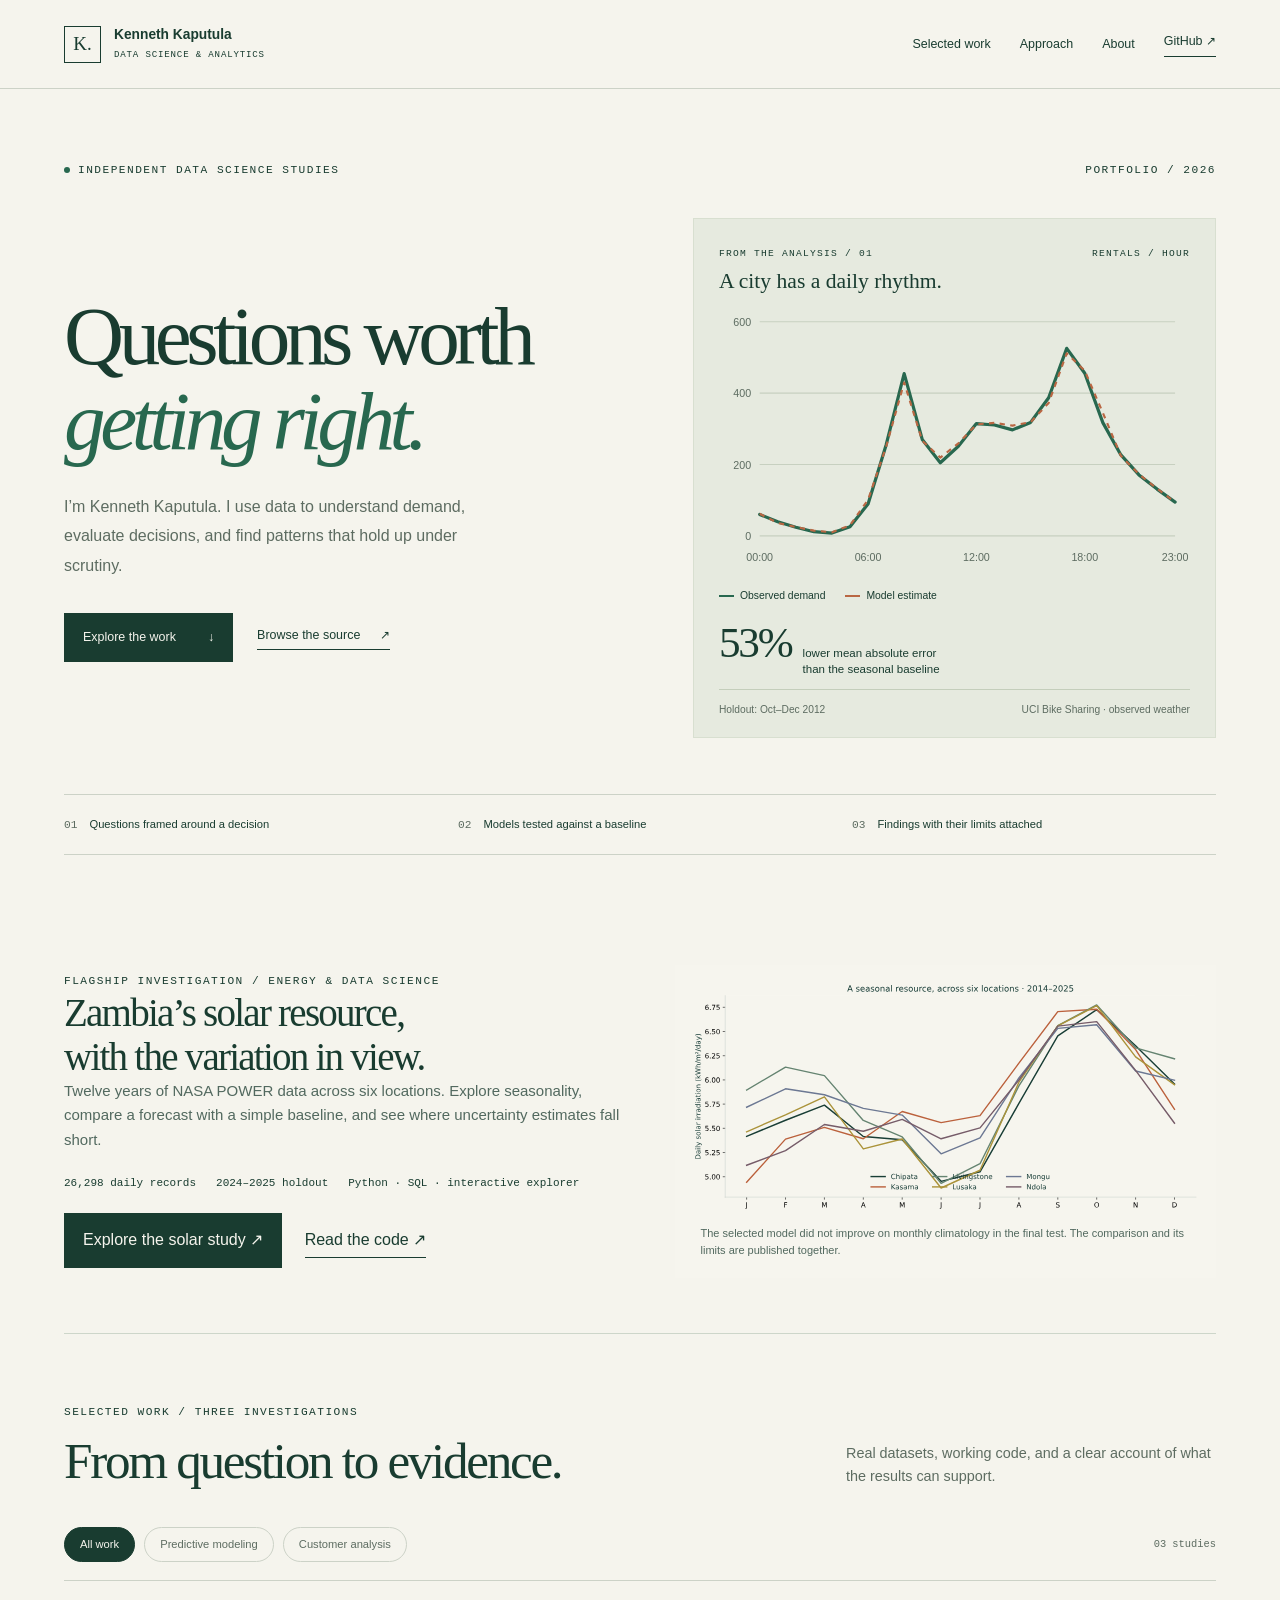
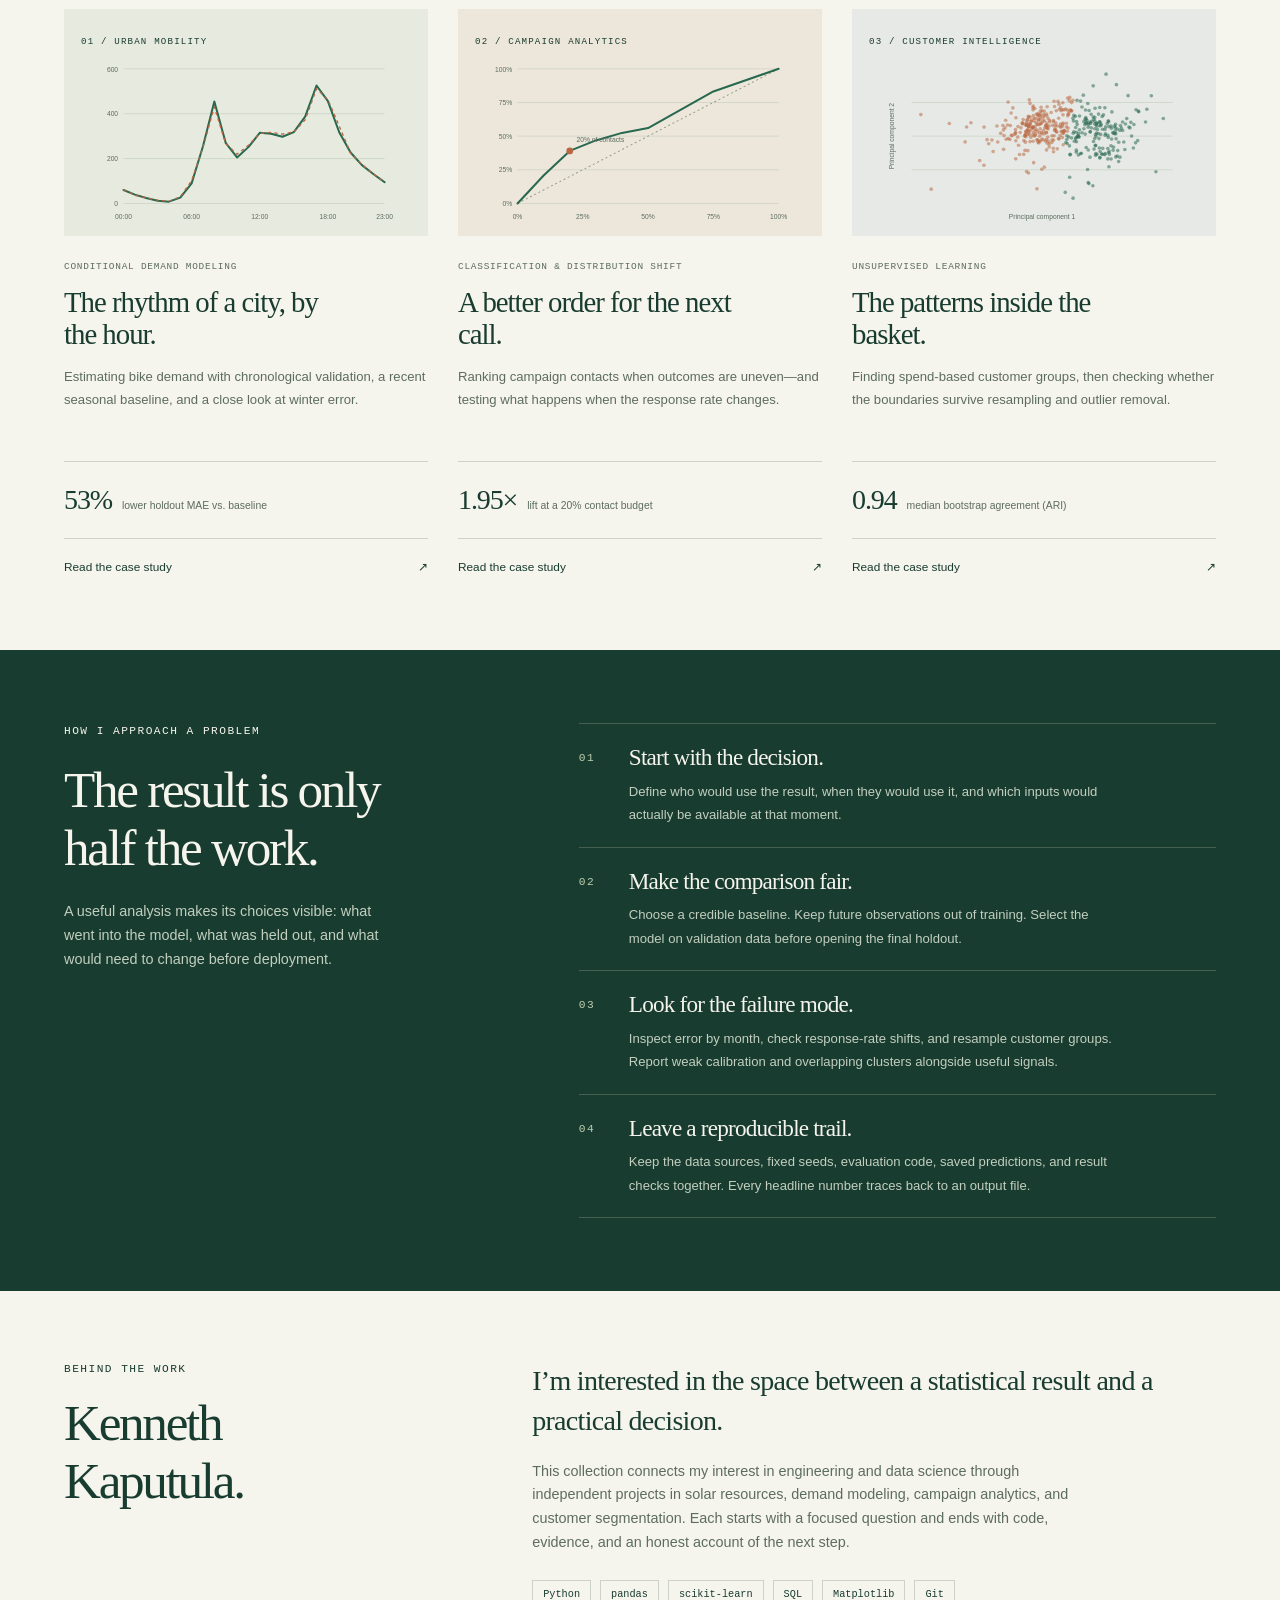
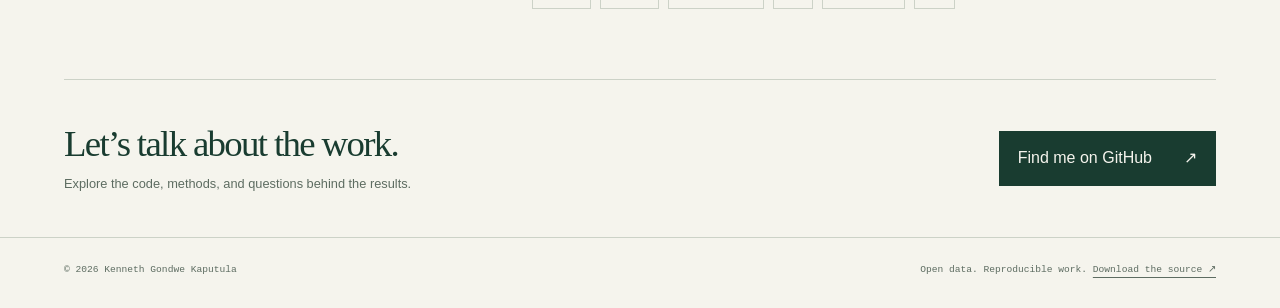
<file: docs/index.html>
<!doctype html><html lang="en"><head><meta charset="utf-8"><meta name="viewport" content="width=device-width,initial-scale=1"><title>Data science, with the evidence | Kenneth Kaputula</title><meta name="description" content="Energy and data science by Kenneth Kaputula: Zambia solar resources, demand modeling, campaign analytics, and customer segmentation with reproducible code."><meta name="theme-color" content="#193c30"><meta property="og:title" content="Data science, with the evidence | Kenneth Kaputula"><meta property="og:description" content="Energy and data science by Kenneth Kaputula: Zambia solar resources, demand modeling, campaign analytics, and customer segmentation with reproducible code."><meta property="og:type" content="website"><meta property="og:url" content="https://governorkaputula.github.io/data-science-portfolio/"><link rel="icon" href="favicon.svg" type="image/svg+xml"><link rel="stylesheet" href="styles.css"><script src="app.js" defer></script></head><body><a class="skip" href="#main">Skip to content</a><header class="header"><div class="wrap nav"><a class="brand" href="index.html" aria-label="Kenneth Kaputula, home"><span class="monogram" aria-hidden="true">K.</span><span>Kenneth Kaputula<small>Data science &amp; analytics</small></span></a><nav class="navlinks" aria-label="Main navigation"><a href="index.html#work">Selected work</a><a href="index.html#approach">Approach</a><a class="optional" href="index.html#about">About</a><a class="out" href="https://github.com/GovernorKaputula/data-science-portfolio" target="_blank" rel="noopener noreferrer">GitHub ↗</a></nav></div></header><main id="main"><div class="wrap"><section class="hero" aria-labelledby="hero-title"><div class="hero-meta eyebrow"><span><span class="dot"></span>Independent data science studies</span><span class="edition">Portfolio / 2026</span></div><div class="hero-grid"><div><h1 id="hero-title">Questions worth<br><em>getting right.</em></h1><p class="hero-intro">I’m Kenneth Kaputula. I use data to understand demand, evaluate decisions, and find patterns that hold up under scrutiny.</p><div class="hero-actions"><a class="button" href="#work">Explore the work <span aria-hidden="true">↓</span></a><a class="text-link" href="https://github.com/GovernorKaputula/data-science-portfolio" target="_blank" rel="noopener noreferrer">Browse the source <span aria-hidden="true">↗</span></a></div></div><figure class="visual"><div class="figure-top"><div><div class="eyebrow">From the analysis / 01</div><div class="figure-title">A city has a daily rhythm.</div></div><span class="eyebrow">Rentals / hour</span></div><svg class="chart" viewBox="0 0 440 260" role="img" aria-labelledby="hero-chart-title hero-chart-desc"><title id="hero-chart-title">Observed and modeled hourly bike demand</title><desc id="hero-chart-desc">Average hourly rentals in the October to December 2012 holdout. A morning peak and a larger evening peak are visible. The modeled profile follows both.</desc><line class="grid" x1="38" x2="426" y1="225.0" y2="225.0"/><text x="30" y="229.0" text-anchor="end">0</text><line class="grid" x1="38" x2="426" y1="158.33333333333334" y2="158.33333333333334"/><text x="30" y="162.33333333333334" text-anchor="end">200</text><line class="grid" x1="38" x2="426" y1="91.66666666666667" y2="91.66666666666667"/><text x="30" y="95.66666666666667" text-anchor="end">400</text><line class="grid" x1="38" x2="426" y1="25.0" y2="25.0"/><text x="30" y="29.0" text-anchor="end">600</text><text x="38.0" y="248" text-anchor="middle">00:00</text><text x="139.2173913043478" y="248" text-anchor="middle">06:00</text><text x="240.43478260869566" y="248" text-anchor="middle">12:00</text><text x="341.6521739130435" y="248" text-anchor="middle">18:00</text><text x="426.0" y="248" text-anchor="middle">23:00</text><polyline class="actual" points="38.00,204.97 54.87,211.86 71.74,216.91 88.61,221.10 105.48,222.36 122.35,216.37 139.22,195.14 156.09,140.08 172.96,73.46 189.83,134.88 206.70,156.71 223.57,141.33 240.43,120.10 257.30,121.43 274.17,125.97 291.04,118.99 307.91,96.04 324.78,49.81 341.65,73.05 358.52,119.21 375.39,149.38 392.26,168.03 409.13,181.28 426.00,193.51"/><polyline class="model" points="38.00,204.39 54.87,212.93 71.74,216.69 88.61,220.08 105.48,221.67 122.35,215.12 139.22,191.35 156.09,141.79 172.96,81.74 189.83,136.15 206.70,151.84 223.57,138.55 240.43,120.86 257.30,119.47 274.17,121.97 291.04,118.73 307.91,100.84 324.78,54.51 341.65,70.72 358.52,110.01 375.39,150.23 392.26,167.40 409.13,180.84 426.00,193.58"/></svg><div class="legend"><span>Observed demand</span><span class="orange">Model estimate</span></div><div class="hero-results"><strong>53%</strong><span>lower mean absolute error<br>than the seasonal baseline</span></div><figcaption class="figure-note"><span>Holdout: Oct–Dec 2012</span><span>UCI Bike Sharing · observed weather</span></figcaption></figure></div><div class="index-strip"><div><span>01</span>Questions framed around a decision</div><div><span>02</span>Models tested against a baseline</div><div><span>03</span>Findings with their limits attached</div></div></section><section class="solar-feature" aria-labelledby="solar-title"><div><p class="eyebrow">Flagship investigation / Energy & data science</p><h2 id="solar-title">Zambia’s solar resource,<br>with the variation in view.</h2><p>Twelve years of NASA POWER data across six locations. Explore seasonality, compare a forecast with a simple baseline, and see where uncertainty estimates fall short.</p><div class="solar-facts"><span>26,298 daily records</span><span>2024–2025 holdout</span><span>Python · SQL · interactive explorer</span></div><a class="button" href="https://governorkaputula.github.io/zambia-solar-resource/">Explore the solar study ↗</a> <a class="text-link" href="https://github.com/GovernorKaputula/zambia-solar-resource">Read the code ↗</a></div><figure><img src="solar-seasonality.svg" alt="Seasonal solar irradiation profiles across six Zambian locations, based on 2014–2025 NASA POWER data" width="1000" height="450"><figcaption>The selected model did not improve on monthly climatology in the final test. The comparison and its limits are published together.</figcaption></figure></section><section class="section" id="work" aria-labelledby="work-title"><div class="section-head"><div><p class="eyebrow">Selected work / Three investigations</p><h2 id="work-title">From question to evidence.</h2></div><p>Real datasets, working code, and a clear account of what the results can support.</p></div><div class="filters" role="group" aria-label="Filter studies"><button class="filter" data-filter="all" aria-pressed="true">All work</button><button class="filter" data-filter="predictive" aria-pressed="false">Predictive modeling</button><button class="filter" data-filter="customer" aria-pressed="false">Customer analysis</button><span class="result-count" role="status" aria-live="polite">03 studies</span></div><div class="project-grid"><article class="project-card" data-category="predictive"><a class="card-art demand-art" href="demand.html" aria-label="Read The rhythm of a city, by the hour."><span class="eyebrow">01 / URBAN MOBILITY</span><svg class="chart" viewBox="0 0 440 260" role="img" aria-labelledby="card-demand-chart-title card-demand-chart-desc"><title id="card-demand-chart-title">Observed and modeled hourly bike demand</title><desc id="card-demand-chart-desc">Average hourly rentals in the October to December 2012 holdout. A morning peak and a larger evening peak are visible. The modeled profile follows both.</desc><line class="grid" x1="38" x2="426" y1="225.0" y2="225.0"/><text x="30" y="229.0" text-anchor="end">0</text><line class="grid" x1="38" x2="426" y1="158.33333333333334" y2="158.33333333333334"/><text x="30" y="162.33333333333334" text-anchor="end">200</text><line class="grid" x1="38" x2="426" y1="91.66666666666667" y2="91.66666666666667"/><text x="30" y="95.66666666666667" text-anchor="end">400</text><line class="grid" x1="38" x2="426" y1="25.0" y2="25.0"/><text x="30" y="29.0" text-anchor="end">600</text><text x="38.0" y="248" text-anchor="middle">00:00</text><text x="139.2173913043478" y="248" text-anchor="middle">06:00</text><text x="240.43478260869566" y="248" text-anchor="middle">12:00</text><text x="341.6521739130435" y="248" text-anchor="middle">18:00</text><text x="426.0" y="248" text-anchor="middle">23:00</text><polyline class="actual" points="38.00,204.97 54.87,211.86 71.74,216.91 88.61,221.10 105.48,222.36 122.35,216.37 139.22,195.14 156.09,140.08 172.96,73.46 189.83,134.88 206.70,156.71 223.57,141.33 240.43,120.10 257.30,121.43 274.17,125.97 291.04,118.99 307.91,96.04 324.78,49.81 341.65,73.05 358.52,119.21 375.39,149.38 392.26,168.03 409.13,181.28 426.00,193.51"/><polyline class="model" points="38.00,204.39 54.87,212.93 71.74,216.69 88.61,220.08 105.48,221.67 122.35,215.12 139.22,191.35 156.09,141.79 172.96,81.74 189.83,136.15 206.70,151.84 223.57,138.55 240.43,120.86 257.30,119.47 274.17,121.97 291.04,118.73 307.91,100.84 324.78,54.51 341.65,70.72 358.52,110.01 375.39,150.23 392.26,167.40 409.13,180.84 426.00,193.58"/></svg></a><div class="card-content"><div class="card-tag">Conditional demand modeling</div><h3><a href="demand.html">The rhythm of a city, by the hour.</a></h3><p>Estimating bike demand with chronological validation, a recent seasonal baseline, and a close look at winter error.</p><div class="card-metric"><strong>53%</strong><span>lower holdout MAE vs. baseline</span></div><a class="text-link" href="demand.html">Read the case study <span aria-hidden="true">↗</span></a></div></article><article class="project-card" data-category="predictive"><a class="card-art campaign-art" href="campaign.html" aria-label="Read A better order for the next call."><span class="eyebrow">02 / CAMPAIGN ANALYTICS</span><svg class="chart" viewBox="0 0 440 260" role="img" aria-labelledby="card-campaign-chart-title card-campaign-chart-desc"><title id="card-campaign-chart-title">Cumulative response gains</title><desc id="card-campaign-chart-desc">Selecting the highest-scoring 20 percent of holdout contacts captures 39 percent of observed responses. The diagonal represents random targeting.</desc><line class="grid" x1="38" x2="426" y1="225.0" y2="225.0"/><text x="30" y="229.0" text-anchor="end">0%</text><text x="38.0" y="248" text-anchor="middle">0%</text><line class="grid" x1="38" x2="426" y1="175.0" y2="175.0"/><text x="30" y="179.0" text-anchor="end">25%</text><text x="135.0" y="248" text-anchor="middle">25%</text><line class="grid" x1="38" x2="426" y1="125.0" y2="125.0"/><text x="30" y="129.0" text-anchor="end">50%</text><text x="232.0" y="248" text-anchor="middle">50%</text><line class="grid" x1="38" x2="426" y1="75.0" y2="75.0"/><text x="30" y="79.0" text-anchor="end">75%</text><text x="329.0" y="248" text-anchor="middle">75%</text><line class="grid" x1="38" x2="426" y1="25.0" y2="25.0"/><text x="30" y="29.0" text-anchor="end">100%</text><text x="426.0" y="248" text-anchor="middle">100%</text><line class="baseline" x1="38" x2="426" y1="225" y2="25"/><polyline class="actual" points="38,225 57.40,204.21 76.80,183.43 115.60,146.97 154.40,131.38 193.20,120.20 232.00,113.03 329.00,58.62 426.00,25.00"/><circle cx="115.60000000000001" cy="146.96850393700788" r="5" fill="#b96743"/><text x="125.60000000000001" y="133.96850393700788">20% of contacts</text></svg></a><div class="card-content"><div class="card-tag">Classification & distribution shift</div><h3><a href="campaign.html">A better order for the next call.</a></h3><p>Ranking campaign contacts when outcomes are uneven—and testing what happens when the response rate changes.</p><div class="card-metric"><strong>1.95×</strong><span>lift at a 20% contact budget</span></div><a class="text-link" href="campaign.html">Read the case study <span aria-hidden="true">↗</span></a></div></article><article class="project-card" data-category="customer"><a class="card-art segments-art" href="segments.html" aria-label="Read The patterns inside the basket."><span class="eyebrow">03 / CUSTOMER INTELLIGENCE</span><svg class="chart" viewBox="0 0 440 260" role="img" aria-labelledby="card-segments-chart-title card-segments-chart-desc"><title id="card-segments-chart-title">Two customer groups in spending space</title><desc id="card-segments-chart-desc">Two-dimensional principal component projection of 440 customer spend profiles. Green and terracotta show the two clusters. The projection retains 71.3 percent of variance; clusters overlap.</desc><line class="grid" x1="38" x2="426" y1="75.0" y2="75.0"/><line class="grid" x1="38" x2="426" y1="125.0" y2="125.0"/><line class="grid" x1="38" x2="426" y1="175.0" y2="175.0"/><circle cx="311.32" cy="122.61" r="2.7" fill="#28684f" opacity=".53"/><circle cx="313.37" cy="105.99" r="2.7" fill="#28684f" opacity=".53"/><circle cx="315.94" cy="92.25" r="2.7" fill="#28684f" opacity=".53"/><circle cx="234.71" cy="92.68" r="2.7" fill="#b96743" opacity=".53"/><circle cx="291.27" cy="81.72" r="2.7" fill="#28684f" opacity=".53"/><circle cx="294.15" cy="114.02" r="2.7" fill="#28684f" opacity=".53"/><circle cx="284.32" cy="125.71" r="2.7" fill="#28684f" opacity=".53"/><circle cx="303.43" cy="104.59" r="2.7" fill="#28684f" opacity=".53"/><circle cx="281.79" cy="129.03" r="2.7" fill="#28684f" opacity=".53"/><circle cx="339.70" cy="110.15" r="2.7" fill="#28684f" opacity=".53"/><circle cx="313.40" cy="105.65" r="2.7" fill="#28684f" opacity=".53"/><circle cx="234.05" cy="117.02" r="2.7" fill="#b96743" opacity=".53"/><circle cx="328.79" cy="106.09" r="2.7" fill="#28684f" opacity=".53"/><circle cx="310.27" cy="102.61" r="2.7" fill="#28684f" opacity=".53"/><circle cx="326.46" cy="111.16" r="2.7" fill="#28684f" opacity=".53"/><circle cx="241.45" cy="132.54" r="2.7" fill="#b96743" opacity=".53"/><circle cx="330.81" cy="149.24" r="2.7" fill="#28684f" opacity=".53"/><circle cx="268.20" cy="105.91" r="2.7" fill="#b96743" opacity=".53"/><circle cx="304.82" cy="92.46" r="2.7" fill="#28684f" opacity=".53"/><circle cx="282.34" cy="127.35" r="2.7" fill="#28684f" opacity=".53"/><circle cx="283.18" cy="103.36" r="2.7" fill="#28684f" opacity=".53"/><circle cx="210.49" cy="115.09" r="2.7" fill="#b96743" opacity=".53"/><circle cx="262.78" cy="75.35" r="2.7" fill="#b96743" opacity=".53"/><circle cx="359.82" cy="64.82" r="2.7" fill="#28684f" opacity=".53"/><circle cx="325.32" cy="82.91" r="2.7" fill="#28684f" opacity=".53"/><circle cx="283.04" cy="148.99" r="2.7" fill="#28684f" opacity=".53"/><circle cx="214.66" cy="107.53" r="2.7" fill="#b96743" opacity=".53"/><circle cx="206.15" cy="125.18" r="2.7" fill="#b96743" opacity=".53"/><circle cx="363.92" cy="104.47" r="2.7" fill="#28684f" opacity=".53"/><circle cx="243.53" cy="104.05" r="2.7" fill="#b96743" opacity=".53"/><circle cx="295.82" cy="100.04" r="2.7" fill="#28684f" opacity=".53"/><circle cx="262.05" cy="117.81" r="2.7" fill="#b96743" opacity=".53"/><circle cx="238.36" cy="129.92" r="2.7" fill="#b96743" opacity=".53"/><circle cx="260.25" cy="87.15" r="2.7" fill="#b96743" opacity=".53"/><circle cx="238.67" cy="145.49" r="2.7" fill="#b96743" opacity=".53"/><circle cx="309.20" cy="144.23" r="2.7" fill="#28684f" opacity=".53"/><circle cx="276.05" cy="87.74" r="2.7" fill="#b96743" opacity=".53"/><circle cx="319.55" cy="106.90" r="2.7" fill="#28684f" opacity=".53"/><circle cx="347.66" cy="156.23" r="2.7" fill="#28684f" opacity=".53"/><circle cx="181.55" cy="74.22" r="2.7" fill="#b96743" opacity=".53"/><circle cx="272.30" cy="72.31" r="2.7" fill="#b96743" opacity=".53"/><circle cx="281.44" cy="95.64" r="2.7" fill="#28684f" opacity=".53"/><circle cx="311.42" cy="153.57" r="2.7" fill="#28684f" opacity=".53"/><circle cx="334.49" cy="158.98" r="2.7" fill="#28684f" opacity=".53"/><circle cx="297.59" cy="141.96" r="2.7" fill="#28684f" opacity=".53"/><circle cx="357.77" cy="98.96" r="2.7" fill="#28684f" opacity=".53"/><circle cx="343.70" cy="114.42" r="2.7" fill="#28684f" opacity=".53"/><circle cx="394.32" cy="65.06" r="2.7" fill="#28684f" opacity=".53"/><circle cx="314.27" cy="115.13" r="2.7" fill="#28684f" opacity=".53"/><circle cx="361.00" cy="111.38" r="2.7" fill="#28684f" opacity=".53"/><circle cx="226.55" cy="101.98" r="2.7" fill="#b96743" opacity=".53"/><circle cx="282.90" cy="145.87" r="2.7" fill="#28684f" opacity=".53"/><circle cx="284.15" cy="107.61" r="2.7" fill="#28684f" opacity=".53"/><circle cx="321.74" cy="151.97" r="2.7" fill="#28684f" opacity=".53"/><circle cx="214.18" cy="96.83" r="2.7" fill="#b96743" opacity=".53"/><circle cx="279.25" cy="118.52" r="2.7" fill="#28684f" opacity=".53"/><circle cx="368.40" cy="107.74" r="2.7" fill="#28684f" opacity=".53"/><circle cx="337.58" cy="146.03" r="2.7" fill="#28684f" opacity=".53"/><circle cx="218.28" cy="123.40" r="2.7" fill="#b96743" opacity=".53"/><circle cx="308.47" cy="133.02" r="2.7" fill="#28684f" opacity=".53"/><circle cx="290.33" cy="150.49" r="2.7" fill="#28684f" opacity=".53"/><circle cx="387.71" cy="85.04" r="2.7" fill="#28684f" opacity=".53"/><circle cx="294.08" cy="103.54" r="2.7" fill="#28684f" opacity=".53"/><circle cx="330.32" cy="102.08" r="2.7" fill="#28684f" opacity=".53"/><circle cx="242.56" cy="110.00" r="2.7" fill="#b96743" opacity=".53"/><circle cx="401.12" cy="177.83" r="2.7" fill="#28684f" opacity=".53"/><circle cx="278.03" cy="217.10" r="2.7" fill="#28684f" opacity=".53"/><circle cx="312.29" cy="108.24" r="2.7" fill="#28684f" opacity=".53"/><circle cx="277.82" cy="98.43" r="2.7" fill="#28684f" opacity=".53"/><circle cx="225.95" cy="133.85" r="2.7" fill="#b96743" opacity=".53"/><circle cx="218.59" cy="85.89" r="2.7" fill="#b96743" opacity=".53"/><circle cx="299.92" cy="76.55" r="2.7" fill="#28684f" opacity=".53"/><circle cx="250.93" cy="114.14" r="2.7" fill="#b96743" opacity=".53"/><circle cx="270.60" cy="92.29" r="2.7" fill="#b96743" opacity=".53"/><circle cx="300.82" cy="108.26" r="2.7" fill="#28684f" opacity=".53"/><circle cx="51.90" cy="93.02" r="2.7" fill="#b96743" opacity=".53"/><circle cx="264.80" cy="117.38" r="2.7" fill="#b96743" opacity=".53"/><circle cx="349.95" cy="113.17" r="2.7" fill="#28684f" opacity=".53"/><circle cx="206.88" cy="123.18" r="2.7" fill="#b96743" opacity=".53"/><circle cx="271.50" cy="126.32" r="2.7" fill="#28684f" opacity=".53"/><circle cx="229.01" cy="133.15" r="2.7" fill="#b96743" opacity=".53"/><circle cx="331.36" cy="170.57" r="2.7" fill="#28684f" opacity=".53"/><circle cx="319.52" cy="108.83" r="2.7" fill="#28684f" opacity=".53"/><circle cx="222.72" cy="104.45" r="2.7" fill="#b96743" opacity=".53"/><circle cx="268.65" cy="129.96" r="2.7" fill="#28684f" opacity=".53"/><circle cx="412.10" cy="98.78" r="2.7" fill="#28684f" opacity=".53"/><circle cx="385.73" cy="104.07" r="2.7" fill="#28684f" opacity=".53"/><circle cx="293.29" cy="64.09" r="2.7" fill="#28684f" opacity=".53"/><circle cx="186.35" cy="123.50" r="2.7" fill="#b96743" opacity=".53"/><circle cx="262.05" cy="85.77" r="2.7" fill="#b96743" opacity=".53"/><circle cx="177.00" cy="112.72" r="2.7" fill="#b96743" opacity=".53"/><circle cx="238.77" cy="92.11" r="2.7" fill="#b96743" opacity=".53"/><circle cx="375.69" cy="88.83" r="2.7" fill="#28684f" opacity=".53"/><circle cx="213.00" cy="71.20" r="2.7" fill="#b96743" opacity=".53"/><circle cx="322.12" cy="143.12" r="2.7" fill="#28684f" opacity=".53"/><circle cx="273.00" cy="186.03" r="2.7" fill="#28684f" opacity=".53"/><circle cx="300.55" cy="194.04" r="2.7" fill="#28684f" opacity=".53"/><circle cx="145.63" cy="168.30" r="2.7" fill="#b96743" opacity=".53"/><circle cx="139.31" cy="161.33" r="2.7" fill="#b96743" opacity=".53"/><circle cx="212.86" cy="107.94" r="2.7" fill="#b96743" opacity=".53"/><circle cx="323.13" cy="93.47" r="2.7" fill="#28684f" opacity=".53"/><circle cx="337.16" cy="119.75" r="2.7" fill="#28684f" opacity=".53"/><circle cx="305.17" cy="112.82" r="2.7" fill="#28684f" opacity=".53"/><circle cx="273.27" cy="67.47" r="2.7" fill="#b96743" opacity=".53"/><circle cx="252.12" cy="115.46" r="2.7" fill="#b96743" opacity=".53"/><circle cx="221.68" cy="110.59" r="2.7" fill="#b96743" opacity=".53"/><circle cx="329.66" cy="143.36" r="2.7" fill="#28684f" opacity=".53"/><circle cx="330.88" cy="103.54" r="2.7" fill="#28684f" opacity=".53"/><circle cx="311.00" cy="139.00" r="2.7" fill="#28684f" opacity=".53"/><circle cx="299.61" cy="174.58" r="2.7" fill="#28684f" opacity=".53"/><circle cx="215.39" cy="101.90" r="2.7" fill="#b96743" opacity=".53"/><circle cx="334.52" cy="110.09" r="2.7" fill="#28684f" opacity=".53"/><circle cx="239.50" cy="81.37" r="2.7" fill="#b96743" opacity=".53"/><circle cx="233.35" cy="97.81" r="2.7" fill="#b96743" opacity=".53"/><circle cx="204.00" cy="100.38" r="2.7" fill="#b96743" opacity=".53"/><circle cx="212.02" cy="111.04" r="2.7" fill="#b96743" opacity=".53"/><circle cx="231.93" cy="121.76" r="2.7" fill="#b96743" opacity=".53"/><circle cx="258.58" cy="110.39" r="2.7" fill="#b96743" opacity=".53"/><circle cx="225.89" cy="94.97" r="2.7" fill="#b96743" opacity=".53"/><circle cx="224.22" cy="107.11" r="2.7" fill="#b96743" opacity=".53"/><circle cx="219.42" cy="102.28" r="2.7" fill="#b96743" opacity=".53"/><circle cx="221.68" cy="123.78" r="2.7" fill="#b96743" opacity=".53"/><circle cx="119.89" cy="111.48" r="2.7" fill="#b96743" opacity=".53"/><circle cx="291.34" cy="120.02" r="2.7" fill="#28684f" opacity=".53"/><circle cx="231.79" cy="87.37" r="2.7" fill="#b96743" opacity=".53"/><circle cx="255.66" cy="73.39" r="2.7" fill="#b96743" opacity=".53"/><circle cx="211.95" cy="96.63" r="2.7" fill="#b96743" opacity=".53"/><circle cx="308.78" cy="100.42" r="2.7" fill="#28684f" opacity=".53"/><circle cx="266.46" cy="208.46" r="2.7" fill="#28684f" opacity=".53"/><circle cx="211.64" cy="95.64" r="2.7" fill="#b96743" opacity=".53"/><circle cx="209.83" cy="101.07" r="2.7" fill="#b96743" opacity=".53"/><circle cx="159.32" cy="147.82" r="2.7" fill="#b96743" opacity=".53"/><circle cx="240.48" cy="126.54" r="2.7" fill="#b96743" opacity=".53"/><circle cx="204.90" cy="131.65" r="2.7" fill="#b96743" opacity=".53"/><circle cx="207.02" cy="123.82" r="2.7" fill="#b96743" opacity=".53"/><circle cx="215.25" cy="126.82" r="2.7" fill="#b96743" opacity=".53"/><circle cx="298.84" cy="101.84" r="2.7" fill="#28684f" opacity=".53"/><circle cx="273.79" cy="152.01" r="2.7" fill="#28684f" opacity=".53"/><circle cx="269.38" cy="117.77" r="2.7" fill="#b96743" opacity=".53"/><circle cx="264.10" cy="120.46" r="2.7" fill="#b96743" opacity=".53"/><circle cx="279.25" cy="94.22" r="2.7" fill="#28684f" opacity=".53"/><circle cx="262.75" cy="107.31" r="2.7" fill="#b96743" opacity=".53"/><circle cx="207.30" cy="133.98" r="2.7" fill="#b96743" opacity=".53"/><circle cx="202.61" cy="105.04" r="2.7" fill="#b96743" opacity=".53"/><circle cx="242.49" cy="141.01" r="2.7" fill="#b96743" opacity=".53"/><circle cx="365.06" cy="124.92" r="2.7" fill="#28684f" opacity=".53"/><circle cx="211.15" cy="121.68" r="2.7" fill="#b96743" opacity=".53"/><circle cx="253.19" cy="118.13" r="2.7" fill="#b96743" opacity=".53"/><circle cx="174.57" cy="115.74" r="2.7" fill="#b96743" opacity=".53"/><circle cx="208.69" cy="104.64" r="2.7" fill="#b96743" opacity=".53"/><circle cx="218.35" cy="111.57" r="2.7" fill="#b96743" opacity=".53"/><circle cx="246.80" cy="130.75" r="2.7" fill="#b96743" opacity=".53"/><circle cx="216.57" cy="114.50" r="2.7" fill="#b96743" opacity=".53"/><circle cx="264.97" cy="117.79" r="2.7" fill="#b96743" opacity=".53"/><circle cx="67.29" cy="203.82" r="2.7" fill="#b96743" opacity=".53"/><circle cx="353.46" cy="133.73" r="2.7" fill="#28684f" opacity=".53"/><circle cx="329.69" cy="123.82" r="2.7" fill="#28684f" opacity=".53"/><circle cx="226.02" cy="107.94" r="2.7" fill="#b96743" opacity=".53"/><circle cx="312.98" cy="120.52" r="2.7" fill="#28684f" opacity=".53"/><circle cx="329.66" cy="158.86" r="2.7" fill="#28684f" opacity=".53"/><circle cx="312.12" cy="125.16" r="2.7" fill="#28684f" opacity=".53"/><circle cx="126.35" cy="105.16" r="2.7" fill="#b96743" opacity=".53"/><circle cx="230.05" cy="106.36" r="2.7" fill="#b96743" opacity=".53"/><circle cx="347.59" cy="116.53" r="2.7" fill="#28684f" opacity=".53"/><circle cx="296.03" cy="121.98" r="2.7" fill="#28684f" opacity=".53"/><circle cx="335.74" cy="89.03" r="2.7" fill="#28684f" opacity=".53"/><circle cx="317.85" cy="109.66" r="2.7" fill="#28684f" opacity=".53"/><circle cx="269.31" cy="136.00" r="2.7" fill="#28684f" opacity=".53"/><circle cx="175.41" cy="124.15" r="2.7" fill="#b96743" opacity=".53"/><circle cx="192.46" cy="115.31" r="2.7" fill="#b96743" opacity=".53"/><circle cx="325.84" cy="151.02" r="2.7" fill="#28684f" opacity=".53"/><circle cx="374.10" cy="131.59" r="2.7" fill="#28684f" opacity=".53"/><circle cx="300.62" cy="145.67" r="2.7" fill="#28684f" opacity=".53"/><circle cx="338.00" cy="141.41" r="2.7" fill="#28684f" opacity=".53"/><circle cx="237.18" cy="132.36" r="2.7" fill="#b96743" opacity=".53"/><circle cx="331.64" cy="147.72" r="2.7" fill="#28684f" opacity=".53"/><circle cx="270.22" cy="94.85" r="2.7" fill="#b96743" opacity=".53"/><circle cx="239.09" cy="94.63" r="2.7" fill="#b96743" opacity=".53"/><circle cx="250.66" cy="116.49" r="2.7" fill="#b96743" opacity=".53"/><circle cx="248.99" cy="101.80" r="2.7" fill="#b96743" opacity=".53"/><circle cx="300.58" cy="111.75" r="2.7" fill="#28684f" opacity=".53"/><circle cx="342.41" cy="48.55" r="2.7" fill="#28684f" opacity=".53"/><circle cx="317.85" cy="157.52" r="2.7" fill="#28684f" opacity=".53"/><circle cx="327.05" cy="32.90" r="2.7" fill="#28684f" opacity=".53"/><circle cx="224.39" cy="203.32" r="2.7" fill="#b96743" opacity=".53"/><circle cx="210.43" cy="116.33" r="2.7" fill="#b96743" opacity=".53"/><circle cx="199.48" cy="119.67" r="2.7" fill="#b96743" opacity=".53"/><circle cx="273.59" cy="152.76" r="2.7" fill="#28684f" opacity=".53"/><circle cx="310.24" cy="114.06" r="2.7" fill="#28684f" opacity=".53"/><circle cx="334.35" cy="139.20" r="2.7" fill="#28684f" opacity=".53"/><circle cx="213.55" cy="111.06" r="2.7" fill="#b96743" opacity=".53"/><circle cx="152.68" cy="136.35" r="2.7" fill="#b96743" opacity=".53"/><circle cx="218.73" cy="132.58" r="2.7" fill="#b96743" opacity=".53"/><circle cx="320.45" cy="151.54" r="2.7" fill="#28684f" opacity=".53"/><circle cx="228.28" cy="120.18" r="2.7" fill="#b96743" opacity=".53"/><circle cx="257.67" cy="85.10" r="2.7" fill="#b96743" opacity=".53"/><circle cx="269.94" cy="68.44" r="2.7" fill="#b96743" opacity=".53"/><circle cx="315.45" cy="121.07" r="2.7" fill="#28684f" opacity=".53"/><circle cx="252.43" cy="105.47" r="2.7" fill="#b96743" opacity=".53"/><circle cx="231.72" cy="129.44" r="2.7" fill="#b96743" opacity=".53"/><circle cx="340.71" cy="112.72" r="2.7" fill="#28684f" opacity=".53"/><circle cx="351.62" cy="104.01" r="2.7" fill="#28684f" opacity=".53"/><circle cx="289.22" cy="72.96" r="2.7" fill="#28684f" opacity=".53"/><circle cx="211.88" cy="179.83" r="2.7" fill="#b96743" opacity=".53"/><circle cx="192.43" cy="121.31" r="2.7" fill="#b96743" opacity=".53"/><circle cx="345.82" cy="134.16" r="2.7" fill="#28684f" opacity=".53"/><circle cx="192.95" cy="131.83" r="2.7" fill="#b96743" opacity=".53"/><circle cx="283.07" cy="133.27" r="2.7" fill="#28684f" opacity=".53"/><circle cx="287.07" cy="126.28" r="2.7" fill="#28684f" opacity=".53"/><circle cx="341.47" cy="121.35" r="2.7" fill="#28684f" opacity=".53"/><circle cx="219.60" cy="98.43" r="2.7" fill="#b96743" opacity=".53"/><circle cx="374.89" cy="87.84" r="2.7" fill="#28684f" opacity=".53"/><circle cx="218.07" cy="111.77" r="2.7" fill="#b96743" opacity=".53"/><circle cx="303.33" cy="118.68" r="2.7" fill="#28684f" opacity=".53"/><circle cx="316.56" cy="128.65" r="2.7" fill="#28684f" opacity=".53"/><circle cx="334.98" cy="113.45" r="2.7" fill="#28684f" opacity=".53"/><circle cx="367.63" cy="142.69" r="2.7" fill="#28684f" opacity=".53"/><circle cx="210.43" cy="100.50" r="2.7" fill="#b96743" opacity=".53"/><circle cx="344.46" cy="146.46" r="2.7" fill="#28684f" opacity=".53"/><circle cx="166.13" cy="133.65" r="2.7" fill="#b96743" opacity=".53"/><circle cx="184.82" cy="109.38" r="2.7" fill="#b96743" opacity=".53"/><circle cx="313.40" cy="152.03" r="2.7" fill="#28684f" opacity=".53"/><circle cx="211.68" cy="111.12" r="2.7" fill="#b96743" opacity=".53"/><circle cx="259.45" cy="107.03" r="2.7" fill="#b96743" opacity=".53"/><circle cx="187.36" cy="124.35" r="2.7" fill="#b96743" opacity=".53"/><circle cx="260.25" cy="118.25" r="2.7" fill="#b96743" opacity=".53"/><circle cx="297.63" cy="99.53" r="2.7" fill="#28684f" opacity=".53"/><circle cx="221.61" cy="117.06" r="2.7" fill="#b96743" opacity=".53"/><circle cx="210.84" cy="146.56" r="2.7" fill="#b96743" opacity=".53"/><circle cx="240.72" cy="98.50" r="2.7" fill="#b96743" opacity=".53"/><circle cx="275.50" cy="86.93" r="2.7" fill="#b96743" opacity=".53"/><circle cx="286.23" cy="126.07" r="2.7" fill="#28684f" opacity=".53"/><circle cx="236.03" cy="113.04" r="2.7" fill="#b96743" opacity=".53"/><circle cx="235.40" cy="171.08" r="2.7" fill="#b96743" opacity=".53"/><circle cx="245.45" cy="89.84" r="2.7" fill="#b96743" opacity=".53"/><circle cx="267.26" cy="134.62" r="2.7" fill="#28684f" opacity=".53"/><circle cx="213.00" cy="122.83" r="2.7" fill="#b96743" opacity=".53"/><circle cx="186.04" cy="90.65" r="2.7" fill="#b96743" opacity=".53"/><circle cx="157.41" cy="130.80" r="2.7" fill="#b96743" opacity=".53"/><circle cx="250.45" cy="81.05" r="2.7" fill="#b96743" opacity=".53"/><circle cx="257.22" cy="77.54" r="2.7" fill="#b96743" opacity=".53"/><circle cx="229.29" cy="100.44" r="2.7" fill="#b96743" opacity=".53"/><circle cx="214.00" cy="105.69" r="2.7" fill="#b96743" opacity=".53"/><circle cx="281.89" cy="112.11" r="2.7" fill="#28684f" opacity=".53"/><circle cx="313.40" cy="110.33" r="2.7" fill="#28684f" opacity=".53"/><circle cx="335.36" cy="129.44" r="2.7" fill="#28684f" opacity=".53"/><circle cx="229.36" cy="114.28" r="2.7" fill="#b96743" opacity=".53"/><circle cx="145.84" cy="111.61" r="2.7" fill="#b96743" opacity=".53"/><circle cx="253.85" cy="119.16" r="2.7" fill="#b96743" opacity=".53"/><circle cx="239.57" cy="109.03" r="2.7" fill="#b96743" opacity=".53"/><circle cx="222.86" cy="121.41" r="2.7" fill="#b96743" opacity=".53"/><circle cx="371.59" cy="85.77" r="2.7" fill="#28684f" opacity=".53"/><circle cx="235.09" cy="95.19" r="2.7" fill="#b96743" opacity=".53"/><circle cx="295.58" cy="108.14" r="2.7" fill="#28684f" opacity=".53"/><circle cx="301.83" cy="86.93" r="2.7" fill="#28684f" opacity=".53"/><circle cx="177.87" cy="101.45" r="2.7" fill="#b96743" opacity=".53"/><circle cx="262.05" cy="127.17" r="2.7" fill="#b96743" opacity=".53"/><circle cx="249.16" cy="103.64" r="2.7" fill="#b96743" opacity=".53"/><circle cx="249.82" cy="73.17" r="2.7" fill="#b96743" opacity=".53"/><circle cx="271.50" cy="91.97" r="2.7" fill="#b96743" opacity=".53"/><circle cx="257.29" cy="129.05" r="2.7" fill="#b96743" opacity=".53"/><circle cx="173.84" cy="109.21" r="2.7" fill="#b96743" opacity=".53"/><circle cx="218.55" cy="112.84" r="2.7" fill="#b96743" opacity=".53"/><circle cx="258.72" cy="124.21" r="2.7" fill="#b96743" opacity=".53"/><circle cx="343.63" cy="154.67" r="2.7" fill="#28684f" opacity=".53"/><circle cx="317.64" cy="82.45" r="2.7" fill="#28684f" opacity=".53"/><circle cx="340.22" cy="121.25" r="2.7" fill="#28684f" opacity=".53"/><circle cx="235.16" cy="87.90" r="2.7" fill="#b96743" opacity=".53"/><circle cx="325.56" cy="115.01" r="2.7" fill="#28684f" opacity=".53"/><circle cx="170.51" cy="120.87" r="2.7" fill="#b96743" opacity=".53"/><circle cx="178.67" cy="129.60" r="2.7" fill="#b96743" opacity=".53"/><circle cx="238.43" cy="119.79" r="2.7" fill="#b96743" opacity=".53"/><circle cx="272.65" cy="139.45" r="2.7" fill="#28684f" opacity=".53"/><circle cx="221.23" cy="83.95" r="2.7" fill="#b96743" opacity=".53"/><circle cx="242.77" cy="136.57" r="2.7" fill="#b96743" opacity=".53"/><circle cx="174.78" cy="144.64" r="2.7" fill="#b96743" opacity=".53"/><circle cx="266.95" cy="84.72" r="2.7" fill="#b96743" opacity=".53"/><circle cx="180.65" cy="108.38" r="2.7" fill="#b96743" opacity=".53"/><circle cx="229.60" cy="94.28" r="2.7" fill="#b96743" opacity=".53"/><circle cx="305.38" cy="103.10" r="2.7" fill="#28684f" opacity=".53"/><circle cx="235.47" cy="121.45" r="2.7" fill="#b96743" opacity=".53"/><circle cx="297.52" cy="105.14" r="2.7" fill="#28684f" opacity=".53"/><circle cx="259.41" cy="82.57" r="2.7" fill="#b96743" opacity=".53"/><circle cx="230.51" cy="82.02" r="2.7" fill="#b96743" opacity=".53"/><circle cx="277.89" cy="71.69" r="2.7" fill="#b96743" opacity=".53"/><circle cx="197.08" cy="138.56" r="2.7" fill="#b96743" opacity=".53"/><circle cx="225.26" cy="130.45" r="2.7" fill="#b96743" opacity=".53"/><circle cx="229.78" cy="91.95" r="2.7" fill="#b96743" opacity=".53"/><circle cx="195.87" cy="126.56" r="2.7" fill="#b96743" opacity=".53"/><circle cx="117.66" cy="133.55" r="2.7" fill="#b96743" opacity=".53"/><circle cx="256.39" cy="128.77" r="2.7" fill="#b96743" opacity=".53"/><circle cx="238.29" cy="111.99" r="2.7" fill="#b96743" opacity=".53"/><circle cx="259.90" cy="111.89" r="2.7" fill="#b96743" opacity=".53"/><circle cx="325.77" cy="123.85" r="2.7" fill="#28684f" opacity=".53"/><circle cx="263.23" cy="105.55" r="2.7" fill="#b96743" opacity=".53"/><circle cx="263.44" cy="137.81" r="2.7" fill="#b96743" opacity=".53"/><circle cx="235.27" cy="102.18" r="2.7" fill="#b96743" opacity=".53"/><circle cx="282.93" cy="119.20" r="2.7" fill="#28684f" opacity=".53"/><circle cx="303.71" cy="118.56" r="2.7" fill="#28684f" opacity=".53"/><circle cx="219.53" cy="164.43" r="2.7" fill="#b96743" opacity=".53"/><circle cx="297.21" cy="106.07" r="2.7" fill="#28684f" opacity=".53"/><circle cx="330.39" cy="127.03" r="2.7" fill="#28684f" opacity=".53"/><circle cx="311.59" cy="138.82" r="2.7" fill="#28684f" opacity=".53"/><circle cx="303.12" cy="156.25" r="2.7" fill="#28684f" opacity=".53"/><circle cx="354.95" cy="144.80" r="2.7" fill="#28684f" opacity=".53"/><circle cx="317.81" cy="156.53" r="2.7" fill="#28684f" opacity=".53"/><circle cx="341.19" cy="107.53" r="2.7" fill="#28684f" opacity=".53"/><circle cx="237.45" cy="109.50" r="2.7" fill="#b96743" opacity=".53"/><circle cx="224.32" cy="130.53" r="2.7" fill="#b96743" opacity=".53"/><circle cx="342.03" cy="129.05" r="2.7" fill="#28684f" opacity=".53"/><circle cx="218.94" cy="94.36" r="2.7" fill="#b96743" opacity=".53"/><circle cx="240.03" cy="113.27" r="2.7" fill="#b96743" opacity=".53"/><circle cx="317.08" cy="142.57" r="2.7" fill="#28684f" opacity=".53"/><circle cx="200.59" cy="112.66" r="2.7" fill="#b96743" opacity=".53"/><circle cx="262.16" cy="110.25" r="2.7" fill="#b96743" opacity=".53"/><circle cx="338.03" cy="120.89" r="2.7" fill="#28684f" opacity=".53"/><circle cx="207.12" cy="107.90" r="2.7" fill="#b96743" opacity=".53"/><circle cx="275.81" cy="127.78" r="2.7" fill="#28684f" opacity=".53"/><circle cx="233.67" cy="130.57" r="2.7" fill="#b96743" opacity=".53"/><circle cx="355.89" cy="107.05" r="2.7" fill="#28684f" opacity=".53"/><circle cx="246.59" cy="134.44" r="2.7" fill="#b96743" opacity=".53"/><circle cx="238.84" cy="105.51" r="2.7" fill="#b96743" opacity=".53"/><circle cx="223.07" cy="114.95" r="2.7" fill="#b96743" opacity=".53"/><circle cx="262.75" cy="121.17" r="2.7" fill="#b96743" opacity=".53"/><circle cx="229.08" cy="96.61" r="2.7" fill="#b96743" opacity=".53"/><circle cx="307.95" cy="50.25" r="2.7" fill="#28684f" opacity=".53"/><circle cx="218.14" cy="112.03" r="2.7" fill="#b96743" opacity=".53"/><circle cx="204.69" cy="152.05" r="2.7" fill="#b96743" opacity=".53"/><circle cx="229.39" cy="87.90" r="2.7" fill="#b96743" opacity=".53"/><circle cx="237.73" cy="108.87" r="2.7" fill="#b96743" opacity=".53"/><circle cx="233.53" cy="102.99" r="2.7" fill="#b96743" opacity=".53"/><circle cx="348.49" cy="109.36" r="2.7" fill="#28684f" opacity=".53"/><circle cx="225.99" cy="91.83" r="2.7" fill="#b96743" opacity=".53"/><circle cx="370.86" cy="134.93" r="2.7" fill="#28684f" opacity=".53"/><circle cx="218.90" cy="80.26" r="2.7" fill="#b96743" opacity=".53"/><circle cx="310.31" cy="97.20" r="2.7" fill="#28684f" opacity=".53"/><circle cx="207.89" cy="118.09" r="2.7" fill="#b96743" opacity=".53"/><circle cx="222.45" cy="98.64" r="2.7" fill="#b96743" opacity=".53"/><circle cx="192.85" cy="158.76" r="2.7" fill="#b96743" opacity=".53"/><circle cx="243.15" cy="101.37" r="2.7" fill="#b96743" opacity=".53"/><circle cx="318.30" cy="147.76" r="2.7" fill="#28684f" opacity=".53"/><circle cx="318.99" cy="122.45" r="2.7" fill="#28684f" opacity=".53"/><circle cx="311.84" cy="150.86" r="2.7" fill="#28684f" opacity=".53"/><circle cx="324.90" cy="152.38" r="2.7" fill="#28684f" opacity=".53"/><circle cx="207.92" cy="125.75" r="2.7" fill="#b96743" opacity=".53"/><circle cx="289.22" cy="151.10" r="2.7" fill="#28684f" opacity=".53"/><circle cx="321.84" cy="114.77" r="2.7" fill="#28684f" opacity=".53"/><circle cx="307.91" cy="96.51" r="2.7" fill="#28684f" opacity=".53"/><circle cx="246.63" cy="124.59" r="2.7" fill="#b96743" opacity=".53"/><circle cx="340.64" cy="117.48" r="2.7" fill="#28684f" opacity=".53"/><circle cx="212.54" cy="118.76" r="2.7" fill="#b96743" opacity=".53"/><circle cx="351.69" cy="116.61" r="2.7" fill="#28684f" opacity=".53"/><circle cx="198.54" cy="152.29" r="2.7" fill="#b96743" opacity=".53"/><circle cx="345.75" cy="162.77" r="2.7" fill="#28684f" opacity=".53"/><circle cx="269.70" cy="86.38" r="2.7" fill="#b96743" opacity=".53"/><circle cx="209.00" cy="177.64" r="2.7" fill="#b96743" opacity=".53"/><circle cx="94.18" cy="106.20" r="2.7" fill="#b96743" opacity=".53"/><circle cx="307.46" cy="198.68" r="2.7" fill="#28684f" opacity=".53"/><circle cx="278.66" cy="102.35" r="2.7" fill="#28684f" opacity=".53"/><circle cx="254.51" cy="143.84" r="2.7" fill="#b96743" opacity=".53"/><circle cx="230.89" cy="105.71" r="2.7" fill="#b96743" opacity=".53"/><circle cx="181.83" cy="128.57" r="2.7" fill="#b96743" opacity=".53"/><circle cx="226.82" cy="135.21" r="2.7" fill="#b96743" opacity=".53"/><circle cx="248.99" cy="148.24" r="2.7" fill="#b96743" opacity=".53"/><circle cx="214.07" cy="133.08" r="2.7" fill="#b96743" opacity=".53"/><circle cx="310.10" cy="106.86" r="2.7" fill="#28684f" opacity=".53"/><circle cx="218.80" cy="119.65" r="2.7" fill="#b96743" opacity=".53"/><circle cx="184.23" cy="130.05" r="2.7" fill="#b96743" opacity=".53"/><circle cx="202.92" cy="106.97" r="2.7" fill="#b96743" opacity=".53"/><circle cx="150.32" cy="130.19" r="2.7" fill="#b96743" opacity=".53"/><circle cx="263.09" cy="93.39" r="2.7" fill="#b96743" opacity=".53"/><circle cx="225.95" cy="92.88" r="2.7" fill="#b96743" opacity=".53"/><circle cx="251.49" cy="109.36" r="2.7" fill="#b96743" opacity=".53"/><circle cx="296.79" cy="97.48" r="2.7" fill="#28684f" opacity=".53"/><circle cx="225.50" cy="117.50" r="2.7" fill="#b96743" opacity=".53"/><circle cx="206.60" cy="146.22" r="2.7" fill="#b96743" opacity=".53"/><circle cx="317.71" cy="104.25" r="2.7" fill="#28684f" opacity=".53"/><circle cx="226.79" cy="99.93" r="2.7" fill="#b96743" opacity=".53"/><circle cx="228.25" cy="131.93" r="2.7" fill="#b96743" opacity=".53"/><circle cx="285.89" cy="153.00" r="2.7" fill="#28684f" opacity=".53"/><circle cx="209.49" cy="107.15" r="2.7" fill="#b96743" opacity=".53"/><circle cx="223.59" cy="92.23" r="2.7" fill="#b96743" opacity=".53"/><circle cx="296.52" cy="86.24" r="2.7" fill="#28684f" opacity=".53"/><circle cx="228.14" cy="125.10" r="2.7" fill="#b96743" opacity=".53"/><circle cx="310.73" cy="83.62" r="2.7" fill="#28684f" opacity=".53"/><circle cx="202.89" cy="105.89" r="2.7" fill="#b96743" opacity=".53"/><circle cx="249.89" cy="124.49" r="2.7" fill="#b96743" opacity=".53"/><circle cx="216.23" cy="102.97" r="2.7" fill="#b96743" opacity=".53"/><circle cx="192.64" cy="119.22" r="2.7" fill="#b96743" opacity=".53"/><circle cx="208.72" cy="108.67" r="2.7" fill="#b96743" opacity=".53"/><circle cx="209.00" cy="109.19" r="2.7" fill="#b96743" opacity=".53"/><circle cx="231.34" cy="119.61" r="2.7" fill="#b96743" opacity=".53"/><circle cx="248.57" cy="142.99" r="2.7" fill="#b96743" opacity=".53"/><circle cx="253.05" cy="87.29" r="2.7" fill="#b96743" opacity=".53"/><circle cx="208.41" cy="117.95" r="2.7" fill="#b96743" opacity=".53"/><circle cx="213.73" cy="117.14" r="2.7" fill="#b96743" opacity=".53"/><circle cx="317.60" cy="103.58" r="2.7" fill="#28684f" opacity=".53"/><circle cx="193.12" cy="97.69" r="2.7" fill="#b96743" opacity=".53"/><circle cx="164.91" cy="110.01" r="2.7" fill="#b96743" opacity=".53"/><circle cx="191.18" cy="122.02" r="2.7" fill="#b96743" opacity=".53"/><circle cx="196.22" cy="110.82" r="2.7" fill="#b96743" opacity=".53"/><circle cx="214.14" cy="76.37" r="2.7" fill="#b96743" opacity=".53"/><circle cx="220.50" cy="124.74" r="2.7" fill="#b96743" opacity=".53"/><circle cx="279.94" cy="132.60" r="2.7" fill="#28684f" opacity=".53"/><circle cx="256.63" cy="98.41" r="2.7" fill="#b96743" opacity=".53"/><circle cx="208.06" cy="121.05" r="2.7" fill="#b96743" opacity=".53"/><circle cx="264.66" cy="85.95" r="2.7" fill="#b96743" opacity=".53"/><circle cx="331.19" cy="110.82" r="2.7" fill="#28684f" opacity=".53"/><circle cx="278.31" cy="120.68" r="2.7" fill="#28684f" opacity=".53"/><circle cx="287.59" cy="95.11" r="2.7" fill="#28684f" opacity=".53"/><circle cx="268.20" cy="111.32" r="2.7" fill="#b96743" opacity=".53"/><circle cx="254.30" cy="109.86" r="2.7" fill="#b96743" opacity=".53"/><circle cx="301.55" cy="195.52" r="2.7" fill="#28684f" opacity=".53"/><circle cx="274.18" cy="85.75" r="2.7" fill="#b96743" opacity=".53"/><circle cx="240.79" cy="114.22" r="2.7" fill="#b96743" opacity=".53"/><circle cx="303.92" cy="106.30" r="2.7" fill="#28684f" opacity=".53"/><circle cx="326.19" cy="121.43" r="2.7" fill="#28684f" opacity=".53"/><circle cx="310.24" cy="128.55" r="2.7" fill="#28684f" opacity=".53"/><circle cx="341.54" cy="155.90" r="2.7" fill="#28684f" opacity=".53"/><circle cx="264.80" cy="116.29" r="2.7" fill="#b96743" opacity=".53"/><circle cx="331.95" cy="152.09" r="2.7" fill="#28684f" opacity=".53"/><circle cx="300.30" cy="105.55" r="2.7" fill="#28684f" opacity=".53"/><circle cx="247.67" cy="109.07" r="2.7" fill="#b96743" opacity=".53"/><circle cx="270.67" cy="113.09" r="2.7" fill="#b96743" opacity=".53"/><circle cx="285.26" cy="124.25" r="2.7" fill="#28684f" opacity=".53"/><circle cx="218.42" cy="82.61" r="2.7" fill="#b96743" opacity=".53"/><circle cx="321.25" cy="95.78" r="2.7" fill="#28684f" opacity=".53"/><circle cx="275.81" cy="75.15" r="2.7" fill="#b96743" opacity=".53"/><circle cx="268.93" cy="124.59" r="2.7" fill="#28684f" opacity=".53"/><circle cx="239.68" cy="135.50" r="2.7" fill="#b96743" opacity=".53"/><circle cx="286.30" cy="121.37" r="2.7" fill="#28684f" opacity=".53"/><circle cx="273.41" cy="87.98" r="2.7" fill="#b96743" opacity=".53"/><circle cx="249.09" cy="130.86" r="2.7" fill="#b96743" opacity=".53"/><circle cx="238.29" cy="119.61" r="2.7" fill="#b96743" opacity=".53"/><circle cx="287.52" cy="115.68" r="2.7" fill="#28684f" opacity=".53"/><circle cx="283.94" cy="71.75" r="2.7" fill="#28684f" opacity=".53"/><circle cx="188.57" cy="83.08" r="2.7" fill="#b96743" opacity=".53"/><circle cx="362.49" cy="112.74" r="2.7" fill="#28684f" opacity=".53"/><circle cx="228.21" cy="107.65" r="2.7" fill="#b96743" opacity=".53"/><circle cx="231.55" cy="174.20" r="2.7" fill="#b96743" opacity=".53"/><text x="232.0" y="248" text-anchor="middle">Principal component 1</text><text transform="translate(12 125.0) rotate(-90)" text-anchor="middle">Principal component 2</text></svg></a><div class="card-content"><div class="card-tag">Unsupervised learning</div><h3><a href="segments.html">The patterns inside the basket.</a></h3><p>Finding spend-based customer groups, then checking whether the boundaries survive resampling and outlier removal.</p><div class="card-metric"><strong>0.94</strong><span>median bootstrap agreement (ARI)</span></div><a class="text-link" href="segments.html">Read the case study <span aria-hidden="true">↗</span></a></div></article></div></section></div><section id="approach" class="approach" aria-labelledby="approach-title"><div class="wrap approach-grid"><div><p class="eyebrow">How I approach a problem</p><h2 id="approach-title">The result is only<br>half the work.</h2><p class="approach-intro">A useful analysis makes its choices visible: what went into the model, what was held out, and what would need to change before deployment.</p></div><div><div class="method-row"><span class="eyebrow">01</span><div><h3>Start with the decision.</h3><p>Define who would use the result, when they would use it, and which inputs would actually be available at that moment.</p></div></div><div class="method-row"><span class="eyebrow">02</span><div><h3>Make the comparison fair.</h3><p>Choose a credible baseline. Keep future observations out of training. Select the model on validation data before opening the final holdout.</p></div></div><div class="method-row"><span class="eyebrow">03</span><div><h3>Look for the failure mode.</h3><p>Inspect error by month, check response-rate shifts, and resample customer groups. Report weak calibration and overlapping clusters alongside useful signals.</p></div></div><div class="method-row"><span class="eyebrow">04</span><div><h3>Leave a reproducible trail.</h3><p>Keep the data sources, fixed seeds, evaluation code, saved predictions, and result checks together. Every headline number traces back to an output file.</p></div></div></div></div></section><div class="wrap"><section id="about" class="section about" aria-labelledby="about-title"><div><p class="eyebrow">Behind the work</p><h2 id="about-title">Kenneth<br>Kaputula.</h2></div><div><p class="lead">I’m interested in the space between a statistical result and a practical decision.</p><p>This collection connects my interest in engineering and data science through independent projects in solar resources, demand modeling, campaign analytics, and customer segmentation. Each starts with a focused question and ends with code, evidence, and an honest account of the next step.</p><div class="stack" aria-label="Tools used in these studies"><span>Python</span><span>pandas</span><span>scikit-learn</span><span>SQL</span><span>Matplotlib</span><span>Git</span></div></div></section><section class="contact" aria-label="Connect"><div><h2>Let’s talk about the work.</h2><p>Explore the code, methods, and questions behind the results.</p></div><a class="button" href="https://github.com/GovernorKaputula" target="_blank" rel="noopener noreferrer">Find me on GitHub <span aria-hidden="true">↗</span></a></section></div></main><footer class="footer"><div class="wrap"><span>© 2026 Kenneth Gondwe Kaputula</span><span>Open data. Reproducible work. <a href="downloads/portfolio-source.zip" download>Download the source ↗</a></span></div></footer></body></html>
</file>
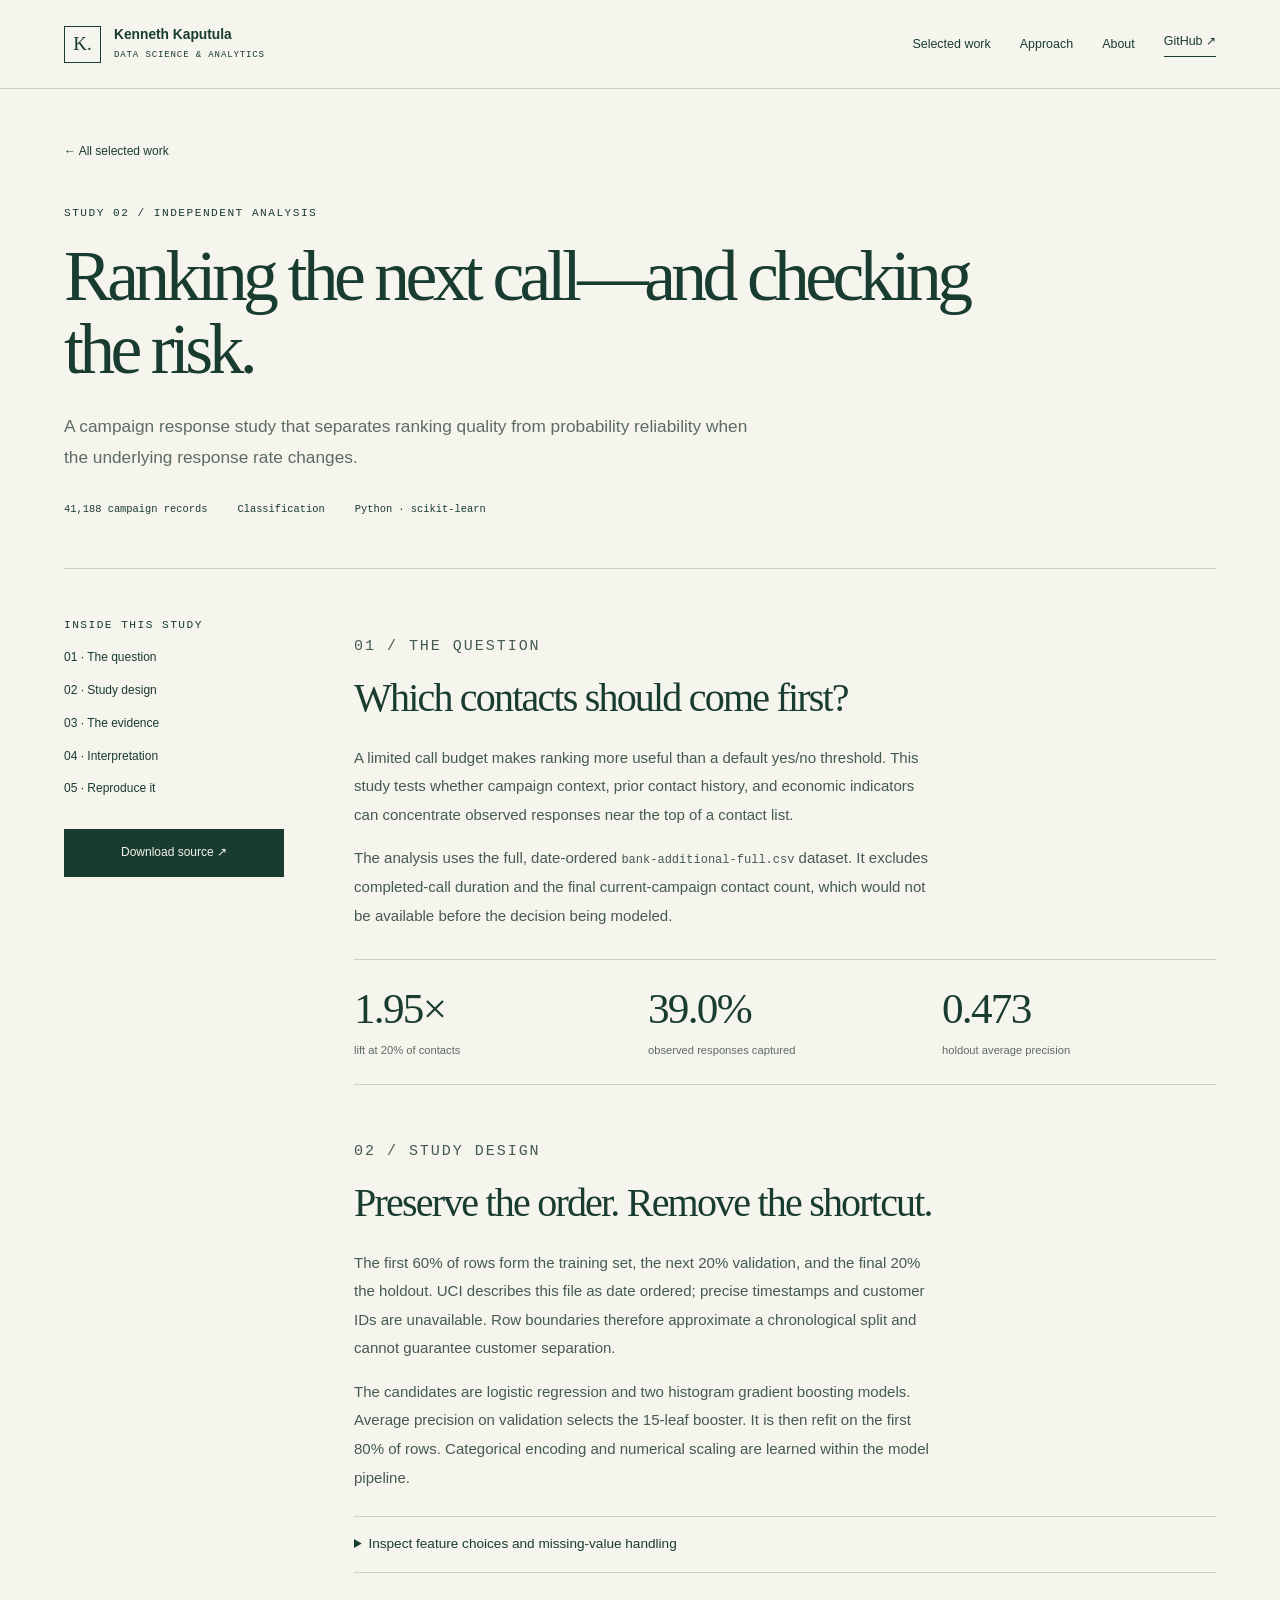
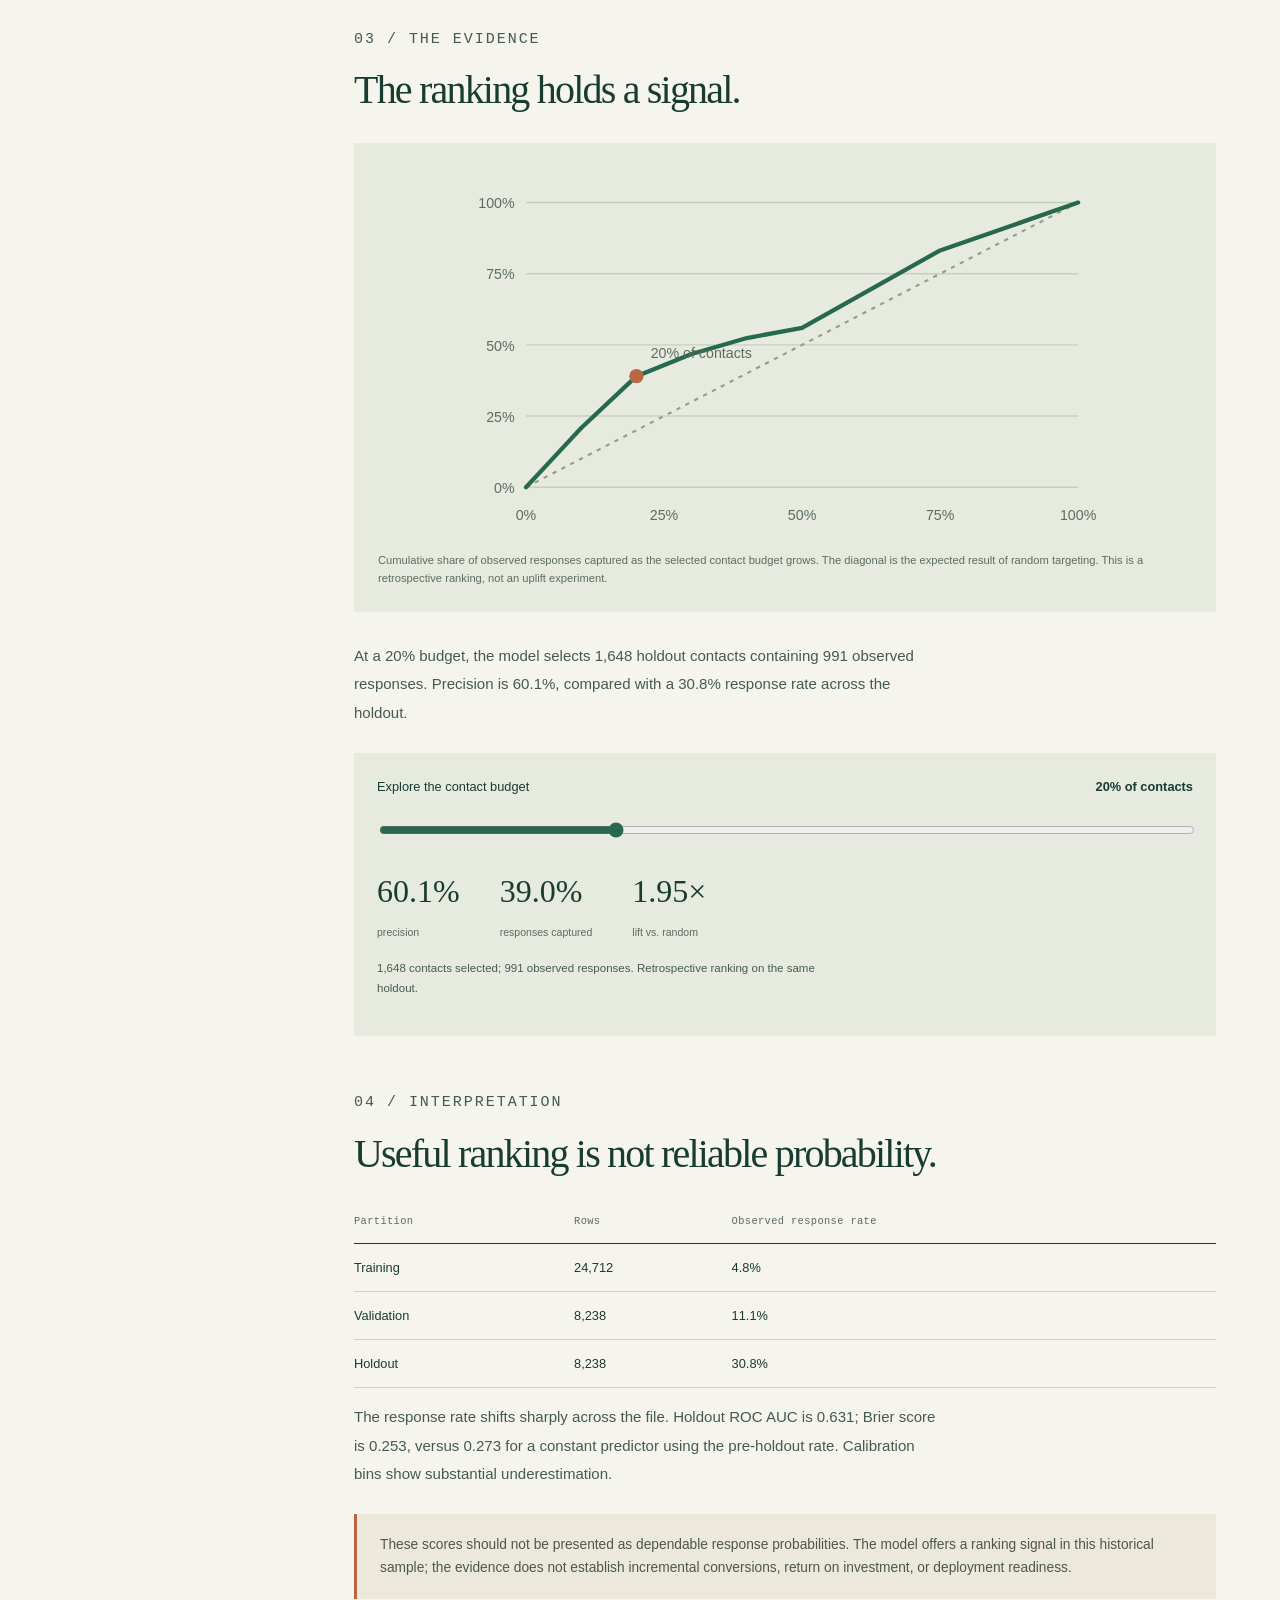
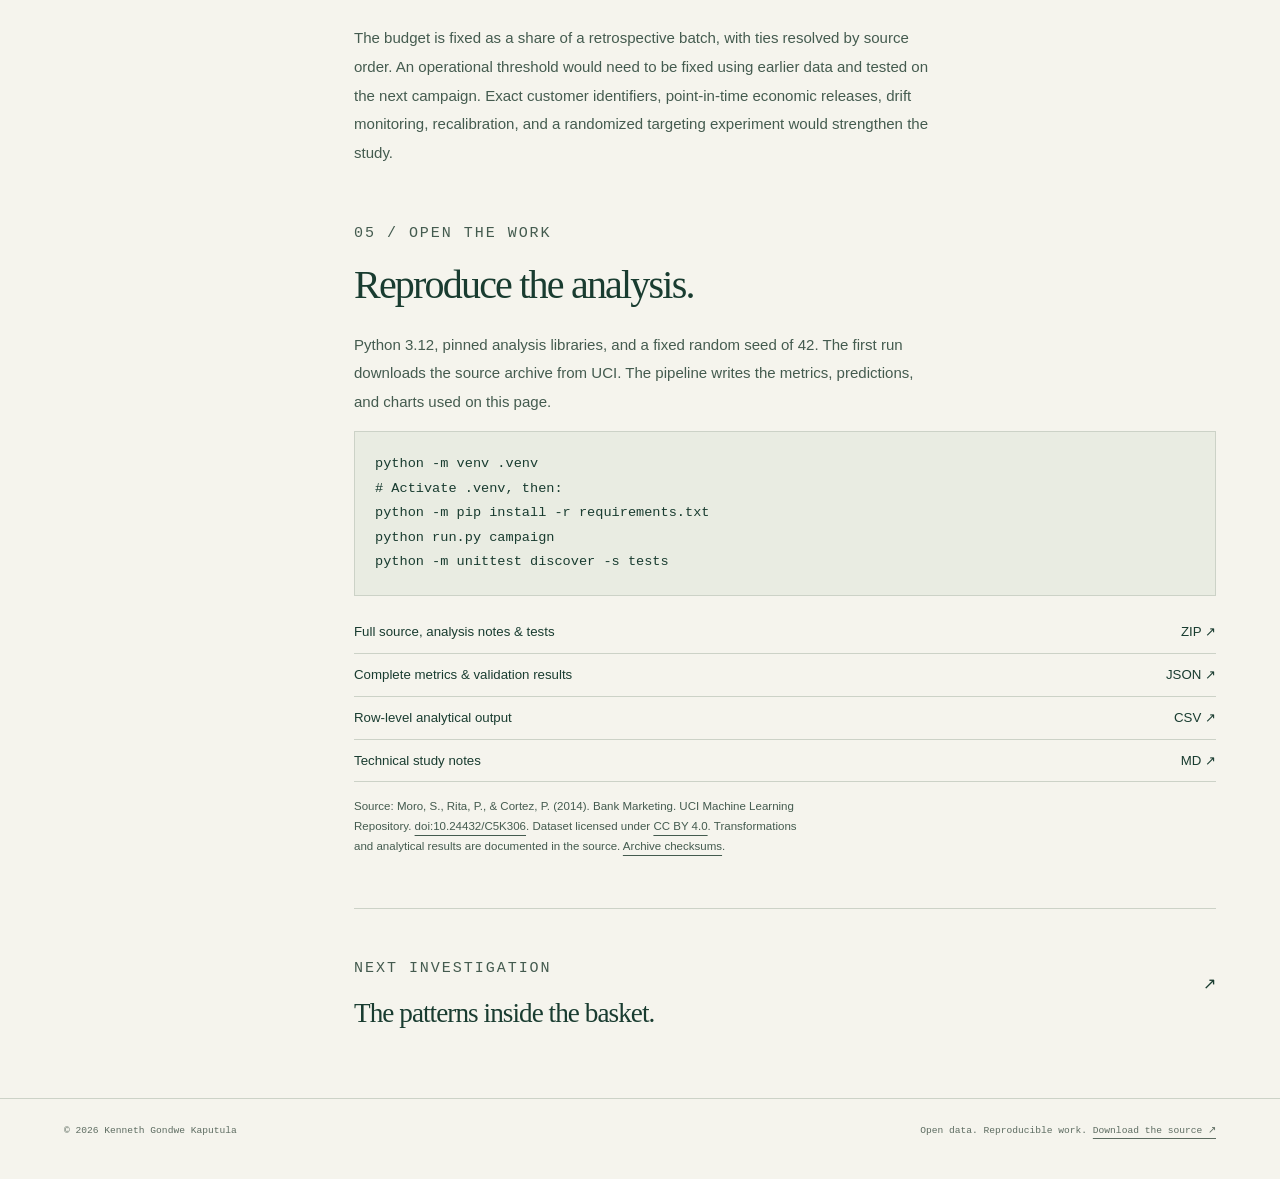
<file: docs/campaign.html>
<!doctype html><html lang="en"><head><meta charset="utf-8"><meta name="viewport" content="width=device-width,initial-scale=1"><title>Ranking the next call—and checking the risk. | Kenneth Kaputula</title><meta name="description" content="A campaign response study that separates ranking quality from probability reliability when the underlying response rate changes."><meta name="theme-color" content="#193c30"><meta property="og:title" content="Ranking the next call—and checking the risk. | Kenneth Kaputula"><meta property="og:description" content="A campaign response study that separates ranking quality from probability reliability when the underlying response rate changes."><meta property="og:type" content="website"><meta property="og:url" content="https://governorkaputula.github.io/data-science-portfolio/campaign.html"><link rel="icon" href="favicon.svg" type="image/svg+xml"><link rel="stylesheet" href="styles.css"><script src="app.js" defer></script></head><body><a class="skip" href="#main">Skip to content</a><header class="header"><div class="wrap nav"><a class="brand" href="index.html" aria-label="Kenneth Kaputula, home"><span class="monogram" aria-hidden="true">K.</span><span>Kenneth Kaputula<small>Data science &amp; analytics</small></span></a><nav class="navlinks" aria-label="Main navigation"><a href="index.html#work">Selected work</a><a href="index.html#approach">Approach</a><a class="optional" href="index.html#about">About</a><a class="out" href="https://github.com/GovernorKaputula/data-science-portfolio" target="_blank" rel="noopener noreferrer">GitHub ↗</a></nav></div></header><main id="main"><div class="wrap"><section class="case-hero"><a class="back" href="index.html#work">← All selected work</a><p class="eyebrow">Study 02 / Independent analysis</p><h1>Ranking the next call—and checking the risk.</h1><p class="case-intro">A campaign response study that separates ranking quality from probability reliability when the underlying response rate changes.</p><div class="case-meta"><span>41,188 campaign records</span><span>Classification</span><span>Python · scikit-learn</span></div></section><div class="case-layout"><aside class="case-aside" aria-label="Study navigation"><p class="eyebrow">Inside this study</p><a href="#question">01 · The question</a><a href="#method">02 · Study design</a><a href="#findings">03 · The evidence</a><a href="#limits">04 · Interpretation</a><a href="#reproduce">05 · Reproduce it</a><a class="button" href="downloads/portfolio-source.zip" download>Download source ↗</a></aside><div class="case-body"><section id="question"><p class="eyebrow">01 / The question</p><h2>Which contacts should come first?</h2><p>A limited call budget makes ranking more useful than a default yes/no threshold. This study tests whether campaign context, prior contact history, and economic indicators can concentrate observed responses near the top of a contact list.</p><p>The analysis uses the full, date-ordered <code>bank-additional-full.csv</code> dataset. It excludes completed-call duration and the final current-campaign contact count, which would not be available before the decision being modeled.</p><div class="metric-grid"><div><strong>1.95×</strong><span>lift at 20% of contacts</span></div><div><strong>39.0%</strong><span>observed responses captured</span></div><div><strong>0.473</strong><span>holdout average precision</span></div></div></section><section id="method"><p class="eyebrow">02 / Study design</p><h2>Preserve the order. Remove the shortcut.</h2><p>The first 60% of rows form the training set, the next 20% validation, and the final 20% the holdout. UCI describes this file as date ordered; precise timestamps and customer IDs are unavailable. Row boundaries therefore approximate a chronological split and cannot guarantee customer separation.</p><p>The candidates are logistic regression and two histogram gradient boosting models. Average precision on validation selects the 15-leaf booster. It is then refit on the first 80% of rows. Categorical encoding and numerical scaling are learned within the model pipeline.</p><details><summary>Inspect feature choices and missing-value handling</summary><p>Inputs: contact channel, scheduled month and weekday, previous contact history, previous campaign outcome, and five economic indicators. The value 999 in <code>pdays</code> means no previous contact; it is replaced by zero and paired with an explicit contact-history indicator.</p><p>Age, job, marital status, education, loan indicators, and credit-default status are excluded. This narrower feature set is a modeling choice, not evidence of fairness: the remaining fields can still carry indirect associations. Unknown categories remain explicit.</p></details></section><section id="findings"><p class="eyebrow">03 / The evidence</p><h2>The ranking holds a signal.</h2><figure class="case-figure"><svg class="chart" viewBox="0 0 440 260" role="img" aria-labelledby="study-campaign-chart-title study-campaign-chart-desc"><title id="study-campaign-chart-title">Cumulative response gains</title><desc id="study-campaign-chart-desc">Selecting the highest-scoring 20 percent of holdout contacts captures 39 percent of observed responses. The diagonal represents random targeting.</desc><line class="grid" x1="38" x2="426" y1="225.0" y2="225.0"/><text x="30" y="229.0" text-anchor="end">0%</text><text x="38.0" y="248" text-anchor="middle">0%</text><line class="grid" x1="38" x2="426" y1="175.0" y2="175.0"/><text x="30" y="179.0" text-anchor="end">25%</text><text x="135.0" y="248" text-anchor="middle">25%</text><line class="grid" x1="38" x2="426" y1="125.0" y2="125.0"/><text x="30" y="129.0" text-anchor="end">50%</text><text x="232.0" y="248" text-anchor="middle">50%</text><line class="grid" x1="38" x2="426" y1="75.0" y2="75.0"/><text x="30" y="79.0" text-anchor="end">75%</text><text x="329.0" y="248" text-anchor="middle">75%</text><line class="grid" x1="38" x2="426" y1="25.0" y2="25.0"/><text x="30" y="29.0" text-anchor="end">100%</text><text x="426.0" y="248" text-anchor="middle">100%</text><line class="baseline" x1="38" x2="426" y1="225" y2="25"/><polyline class="actual" points="38,225 57.40,204.21 76.80,183.43 115.60,146.97 154.40,131.38 193.20,120.20 232.00,113.03 329.00,58.62 426.00,25.00"/><circle cx="115.60000000000001" cy="146.96850393700788" r="5" fill="#b96743"/><text x="125.60000000000001" y="133.96850393700788">20% of contacts</text></svg><figcaption>Cumulative share of observed responses captured as the selected contact budget grows. The diagonal is the expected result of random targeting. This is a retrospective ranking, not an uplift experiment.</figcaption></figure><p>At a 20% budget, the model selects 1,648 holdout contacts containing 991 observed responses. Precision is 60.1%, compared with a 30.8% response rate across the holdout.</p><div class="budget-control"><label for="budget">Explore the contact budget <strong id="budget-value">20% of contacts</strong></label><input id="budget" type="range" min="0" max="7" value="2" step="1" aria-valuetext="20 percent of contacts"><div class="budget-numbers" aria-live="polite"><div><strong id="budget-precision">60.1%</strong><span>precision</span></div><div><strong id="budget-recall">39.0%</strong><span>responses captured</span></div><div><strong id="budget-lift">1.95×</strong><span>lift vs. random</span></div></div><p class="source-note" id="budget-detail">1,648 contacts selected; 991 observed responses.</p></div><script type="application/json" id="budget-data">[{"budget_pct": 5, "contacts": 412, "responses": 264, "precision": 0.6407766990291263, "recall": 0.10393700787401575, "lift": 2.0782356088984026}, {"budget_pct": 10, "contacts": 824, "responses": 528, "precision": 0.6407766990291263, "recall": 0.2078740157480315, "lift": 2.0782356088984026}, {"budget_pct": 20, "contacts": 1648, "responses": 991, "precision": 0.6013349514563107, "recall": 0.3901574803149606, "lift": 1.9503139094870423}, {"budget_pct": 30, "contacts": 2472, "responses": 1189, "precision": 0.4809870550161812, "recall": 0.46811023622047243, "lift": 1.5599887241036619}, {"budget_pct": 40, "contacts": 3296, "responses": 1331, "precision": 0.4038228155339806, "recall": 0.5240157480314961, "lift": 1.3097213993578474}, {"budget_pct": 50, "contacts": 4119, "responses": 1422, "precision": 0.3452294246176256, "recall": 0.5598425196850394, "lift": 1.1196850393700788}, {"budget_pct": 75, "contacts": 6179, "responses": 2113, "precision": 0.3419647192102282, "recall": 0.8318897637795276, "lift": 1.109096597186559}, {"budget_pct": 100, "contacts": 8238, "responses": 2540, "precision": 0.3083272638990046, "recall": 1.0, "lift": 1.0}]</script><noscript><p>The interactive budget explorer needs JavaScript. All evaluated budgets are available in the downloadable metrics JSON.</p></noscript></section><section id="limits"><p class="eyebrow">04 / Interpretation</p><h2>Useful ranking is not reliable probability.</h2><div class="table-wrap"><table><thead><tr><th scope="col">Partition</th><th scope="col">Rows</th><th scope="col">Observed response rate</th></tr></thead><tbody><tr><td>Training</td><td>24,712</td><td>4.8%</td></tr><tr><td>Validation</td><td>8,238</td><td>11.1%</td></tr><tr><td>Holdout</td><td>8,238</td><td>30.8%</td></tr></tbody></table></div><p>The response rate shifts sharply across the file. Holdout ROC AUC is 0.631; Brier score is 0.253, versus 0.273 for a constant predictor using the pre-holdout rate. Calibration bins show substantial underestimation.</p><div class="note">These scores should not be presented as dependable response probabilities. The model offers a ranking signal in this historical sample; the evidence does not establish incremental conversions, return on investment, or deployment readiness.</div><p>The budget is fixed as a share of a retrospective batch, with ties resolved by source order. An operational threshold would need to be fixed using earlier data and tested on the next campaign. Exact customer identifiers, point-in-time economic releases, drift monitoring, recalibration, and a randomized targeting experiment would strengthen the study.</p></section><section id="reproduce"><p class="eyebrow">05 / Open the work</p><h2>Reproduce the analysis.</h2><p>Python 3.12, pinned analysis libraries, and a fixed random seed of 42. The first run downloads the source archive from UCI. The pipeline writes the metrics, predictions, and charts used on this page.</p><pre><code>python -m venv .venv
# Activate .venv, then:
python -m pip install -r requirements.txt
python run.py campaign
python -m unittest discover -s tests</code></pre><ul class="resource-list"><li><a href="downloads/portfolio-source.zip" download>Full source, analysis notes &amp; tests <span>ZIP ↗</span></a></li><li><a href="reports/campaign/metrics.json" download>Complete metrics &amp; validation results <span>JSON ↗</span></a></li><li><a href="reports/campaign/holdout_predictions.csv" download>Row-level analytical output <span>CSV ↗</span></a></li><li><a href="reports/campaign/case-study.md" download>Technical study notes <span>MD ↗</span></a></li></ul><p class="source-note">Source: Moro, S., Rita, P., &amp; Cortez, P. (2014). Bank Marketing. UCI Machine Learning Repository. <a href="https://doi.org/10.24432/C5K306" target="_blank" rel="noopener noreferrer">doi:10.24432/C5K306</a>. Dataset licensed under <a href="https://creativecommons.org/licenses/by/4.0/" target="_blank" rel="noopener noreferrer">CC BY 4.0</a>. Transformations and analytical results are documented in the source. <a href="reports/provenance.json">Archive checksums</a>.</p></section><div class="next-case"><div><p class="eyebrow">Next investigation</p><h3><a href="segments.html">The patterns inside the basket.</a></h3></div><a href="segments.html" aria-label="Next study: The patterns inside the basket.">↗</a></div></div></div></div></main><footer class="footer"><div class="wrap"><span>© 2026 Kenneth Gondwe Kaputula</span><span>Open data. Reproducible work. <a href="downloads/portfolio-source.zip" download>Download the source ↗</a></span></div></footer></body></html>
</file>
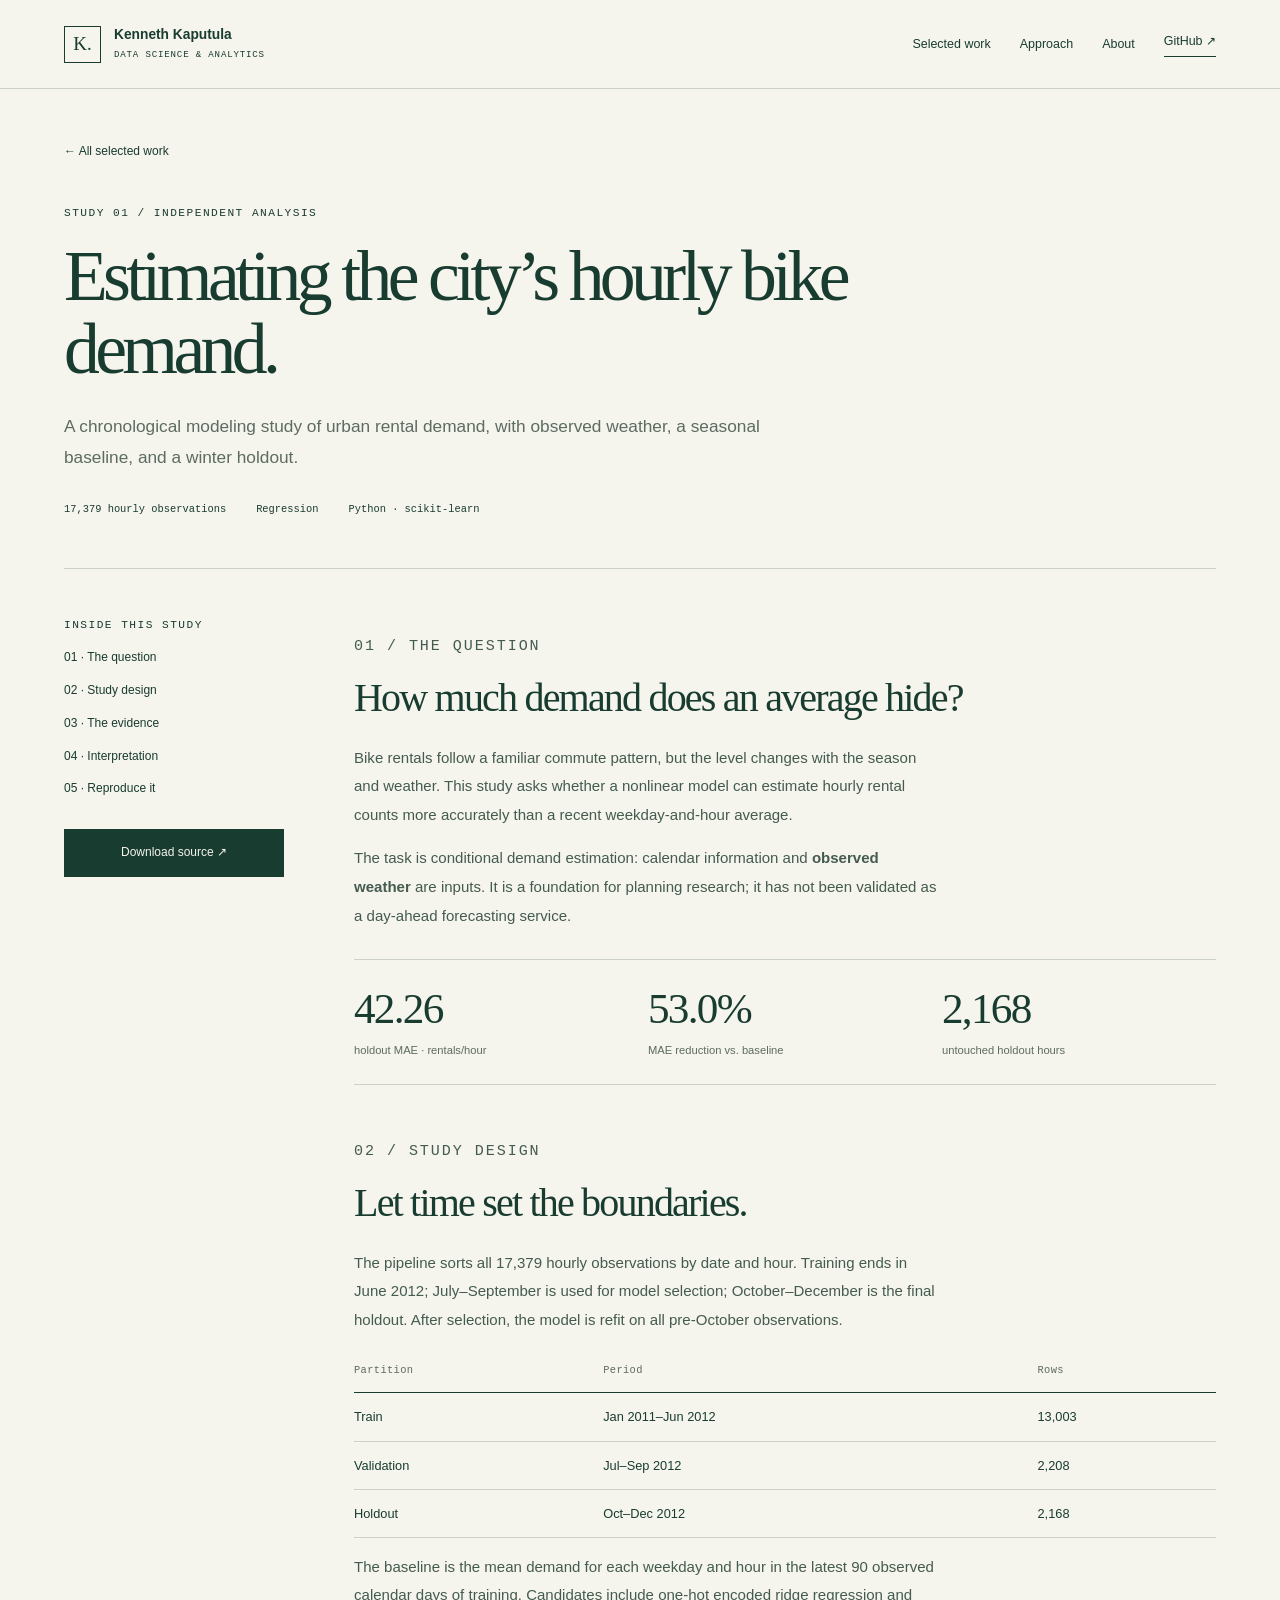
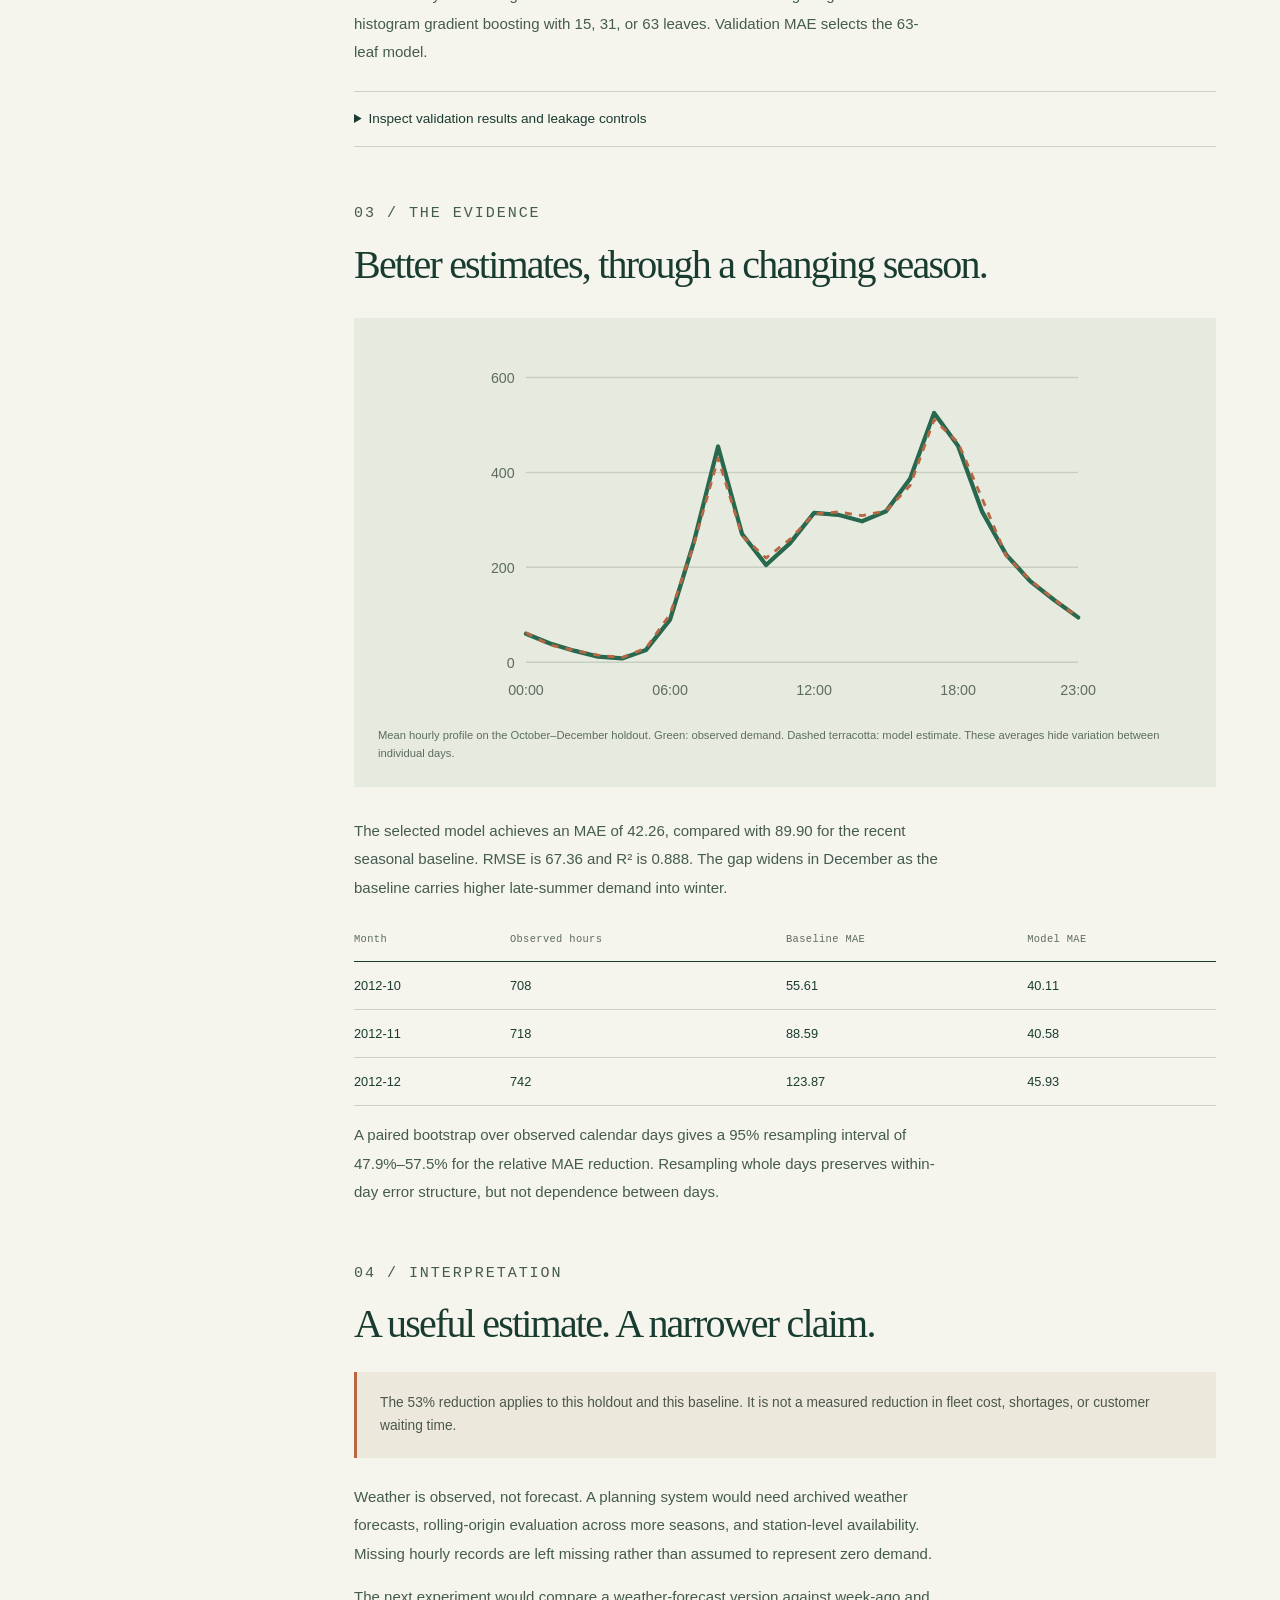
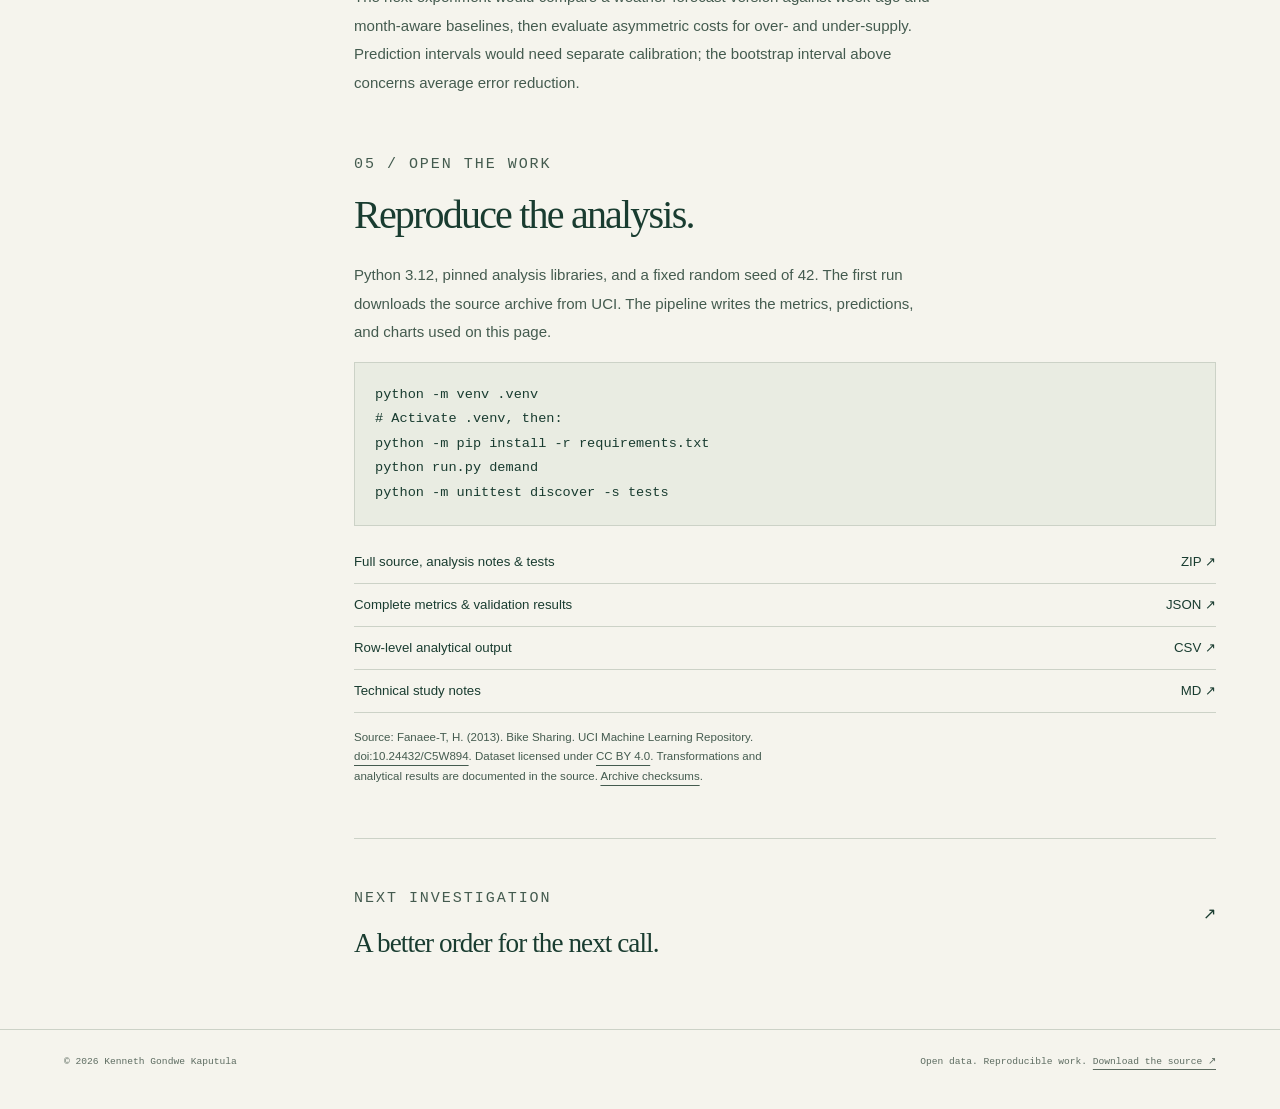
<file: docs/demand.html>
<!doctype html><html lang="en"><head><meta charset="utf-8"><meta name="viewport" content="width=device-width,initial-scale=1"><title>Estimating the city’s hourly bike demand. | Kenneth Kaputula</title><meta name="description" content="A chronological modeling study of urban rental demand, with observed weather, a seasonal baseline, and a winter holdout."><meta name="theme-color" content="#193c30"><meta property="og:title" content="Estimating the city’s hourly bike demand. | Kenneth Kaputula"><meta property="og:description" content="A chronological modeling study of urban rental demand, with observed weather, a seasonal baseline, and a winter holdout."><meta property="og:type" content="website"><meta property="og:url" content="https://governorkaputula.github.io/data-science-portfolio/demand.html"><link rel="icon" href="favicon.svg" type="image/svg+xml"><link rel="stylesheet" href="styles.css"><script src="app.js" defer></script></head><body><a class="skip" href="#main">Skip to content</a><header class="header"><div class="wrap nav"><a class="brand" href="index.html" aria-label="Kenneth Kaputula, home"><span class="monogram" aria-hidden="true">K.</span><span>Kenneth Kaputula<small>Data science &amp; analytics</small></span></a><nav class="navlinks" aria-label="Main navigation"><a href="index.html#work">Selected work</a><a href="index.html#approach">Approach</a><a class="optional" href="index.html#about">About</a><a class="out" href="https://github.com/GovernorKaputula/data-science-portfolio" target="_blank" rel="noopener noreferrer">GitHub ↗</a></nav></div></header><main id="main"><div class="wrap"><section class="case-hero"><a class="back" href="index.html#work">← All selected work</a><p class="eyebrow">Study 01 / Independent analysis</p><h1>Estimating the city’s hourly bike demand.</h1><p class="case-intro">A chronological modeling study of urban rental demand, with observed weather, a seasonal baseline, and a winter holdout.</p><div class="case-meta"><span>17,379 hourly observations</span><span>Regression</span><span>Python · scikit-learn</span></div></section><div class="case-layout"><aside class="case-aside" aria-label="Study navigation"><p class="eyebrow">Inside this study</p><a href="#question">01 · The question</a><a href="#method">02 · Study design</a><a href="#findings">03 · The evidence</a><a href="#limits">04 · Interpretation</a><a href="#reproduce">05 · Reproduce it</a><a class="button" href="downloads/portfolio-source.zip" download>Download source ↗</a></aside><div class="case-body"><section id="question"><p class="eyebrow">01 / The question</p><h2>How much demand does an average hide?</h2><p>Bike rentals follow a familiar commute pattern, but the level changes with the season and weather. This study asks whether a nonlinear model can estimate hourly rental counts more accurately than a recent weekday-and-hour average.</p><p>The task is conditional demand estimation: calendar information and <strong>observed weather</strong> are inputs. It is a foundation for planning research; it has not been validated as a day-ahead forecasting service.</p><div class="metric-grid"><div><strong>42.26</strong><span>holdout MAE · rentals/hour</span></div><div><strong>53.0%</strong><span>MAE reduction vs. baseline</span></div><div><strong>2,168</strong><span>untouched holdout hours</span></div></div></section><section id="method"><p class="eyebrow">02 / Study design</p><h2>Let time set the boundaries.</h2><p>The pipeline sorts all 17,379 hourly observations by date and hour. Training ends in June 2012; July–September is used for model selection; October–December is the final holdout. After selection, the model is refit on all pre-October observations.</p><div class="table-wrap"><table><thead><tr><th scope="col">Partition</th><th scope="col">Period</th><th scope="col">Rows</th></tr></thead><tbody><tr><td>Train</td><td>Jan 2011–Jun 2012</td><td>13,003</td></tr><tr><td>Validation</td><td>Jul–Sep 2012</td><td>2,208</td></tr><tr><td>Holdout</td><td>Oct–Dec 2012</td><td>2,168</td></tr></tbody></table></div><p>The baseline is the mean demand for each weekday and hour in the latest 90 observed calendar days of training. Candidates include one-hot encoded ridge regression and histogram gradient boosting with 15, 31, or 63 leaves. Validation MAE selects the 63-leaf model.</p><details><summary>Inspect validation results and leakage controls</summary><div class="table-wrap"><table><thead><tr><th scope="col">Candidate</th><th scope="col">Validation MAE</th><th scope="col">Validation RMSE</th></tr></thead><tbody><tr><td>seasonal baseline</td><td>55.57</td><td>85.39</td></tr><tr><td>ridge</td><td>112.01</td><td>146.84</td></tr><tr><td>boosting 15</td><td>43.00</td><td>62.90</td></tr><tr><td>boosting 31</td><td>40.60</td><td>60.96</td></tr><tr><td>boosting 63</td><td>40.40</td><td>62.40</td></tr></tbody></table></div><p>The outcome <code>cnt</code> equals <code>casual + registered</code>. Both component counts are excluded, as are the record ID and raw date. Every preprocessing step is fitted on training data. Boosting uses a fixed iteration count, without a random internal early-stopping split.</p></details></section><section id="findings"><p class="eyebrow">03 / The evidence</p><h2>Better estimates, through a changing season.</h2><figure class="case-figure"><svg class="chart" viewBox="0 0 440 260" role="img" aria-labelledby="study-demand-chart-title study-demand-chart-desc"><title id="study-demand-chart-title">Observed and modeled hourly bike demand</title><desc id="study-demand-chart-desc">Average hourly rentals in the October to December 2012 holdout. A morning peak and a larger evening peak are visible. The modeled profile follows both.</desc><line class="grid" x1="38" x2="426" y1="225.0" y2="225.0"/><text x="30" y="229.0" text-anchor="end">0</text><line class="grid" x1="38" x2="426" y1="158.33333333333334" y2="158.33333333333334"/><text x="30" y="162.33333333333334" text-anchor="end">200</text><line class="grid" x1="38" x2="426" y1="91.66666666666667" y2="91.66666666666667"/><text x="30" y="95.66666666666667" text-anchor="end">400</text><line class="grid" x1="38" x2="426" y1="25.0" y2="25.0"/><text x="30" y="29.0" text-anchor="end">600</text><text x="38.0" y="248" text-anchor="middle">00:00</text><text x="139.2173913043478" y="248" text-anchor="middle">06:00</text><text x="240.43478260869566" y="248" text-anchor="middle">12:00</text><text x="341.6521739130435" y="248" text-anchor="middle">18:00</text><text x="426.0" y="248" text-anchor="middle">23:00</text><polyline class="actual" points="38.00,204.97 54.87,211.86 71.74,216.91 88.61,221.10 105.48,222.36 122.35,216.37 139.22,195.14 156.09,140.08 172.96,73.46 189.83,134.88 206.70,156.71 223.57,141.33 240.43,120.10 257.30,121.43 274.17,125.97 291.04,118.99 307.91,96.04 324.78,49.81 341.65,73.05 358.52,119.21 375.39,149.38 392.26,168.03 409.13,181.28 426.00,193.51"/><polyline class="model" points="38.00,204.39 54.87,212.93 71.74,216.69 88.61,220.08 105.48,221.67 122.35,215.12 139.22,191.35 156.09,141.79 172.96,81.74 189.83,136.15 206.70,151.84 223.57,138.55 240.43,120.86 257.30,119.47 274.17,121.97 291.04,118.73 307.91,100.84 324.78,54.51 341.65,70.72 358.52,110.01 375.39,150.23 392.26,167.40 409.13,180.84 426.00,193.58"/></svg><figcaption>Mean hourly profile on the October–December holdout. Green: observed demand. Dashed terracotta: model estimate. These averages hide variation between individual days.</figcaption></figure><p>The selected model achieves an MAE of 42.26, compared with 89.90 for the recent seasonal baseline. RMSE is 67.36 and R² is 0.888. The gap widens in December as the baseline carries higher late-summer demand into winter.</p><div class="table-wrap"><table><thead><tr><th scope="col">Month</th><th scope="col">Observed hours</th><th scope="col">Baseline MAE</th><th scope="col">Model MAE</th></tr></thead><tbody><tr><td>2012-10</td><td>708</td><td>55.61</td><td>40.11</td></tr><tr><td>2012-11</td><td>718</td><td>88.59</td><td>40.58</td></tr><tr><td>2012-12</td><td>742</td><td>123.87</td><td>45.93</td></tr></tbody></table></div><p>A paired bootstrap over observed calendar days gives a 95% resampling interval of 47.9%–57.5% for the relative MAE reduction. Resampling whole days preserves within-day error structure, but not dependence between days.</p></section><section id="limits"><p class="eyebrow">04 / Interpretation</p><h2>A useful estimate. A narrower claim.</h2><div class="note">The 53% reduction applies to this holdout and this baseline. It is not a measured reduction in fleet cost, shortages, or customer waiting time.</div><p>Weather is observed, not forecast. A planning system would need archived weather forecasts, rolling-origin evaluation across more seasons, and station-level availability. Missing hourly records are left missing rather than assumed to represent zero demand.</p><p>The next experiment would compare a weather-forecast version against week-ago and month-aware baselines, then evaluate asymmetric costs for over- and under-supply. Prediction intervals would need separate calibration; the bootstrap interval above concerns average error reduction.</p></section><section id="reproduce"><p class="eyebrow">05 / Open the work</p><h2>Reproduce the analysis.</h2><p>Python 3.12, pinned analysis libraries, and a fixed random seed of 42. The first run downloads the source archive from UCI. The pipeline writes the metrics, predictions, and charts used on this page.</p><pre><code>python -m venv .venv
# Activate .venv, then:
python -m pip install -r requirements.txt
python run.py demand
python -m unittest discover -s tests</code></pre><ul class="resource-list"><li><a href="downloads/portfolio-source.zip" download>Full source, analysis notes &amp; tests <span>ZIP ↗</span></a></li><li><a href="reports/demand/metrics.json" download>Complete metrics &amp; validation results <span>JSON ↗</span></a></li><li><a href="reports/demand/holdout_predictions.csv" download>Row-level analytical output <span>CSV ↗</span></a></li><li><a href="reports/demand/case-study.md" download>Technical study notes <span>MD ↗</span></a></li></ul><p class="source-note">Source: Fanaee-T, H. (2013). Bike Sharing. UCI Machine Learning Repository. <a href="https://doi.org/10.24432/C5W894" target="_blank" rel="noopener noreferrer">doi:10.24432/C5W894</a>. Dataset licensed under <a href="https://creativecommons.org/licenses/by/4.0/" target="_blank" rel="noopener noreferrer">CC BY 4.0</a>. Transformations and analytical results are documented in the source. <a href="reports/provenance.json">Archive checksums</a>.</p></section><div class="next-case"><div><p class="eyebrow">Next investigation</p><h3><a href="campaign.html">A better order for the next call.</a></h3></div><a href="campaign.html" aria-label="Next study: A better order for the next call.">↗</a></div></div></div></div></main><footer class="footer"><div class="wrap"><span>© 2026 Kenneth Gondwe Kaputula</span><span>Open data. Reproducible work. <a href="downloads/portfolio-source.zip" download>Download the source ↗</a></span></div></footer></body></html>
</file>
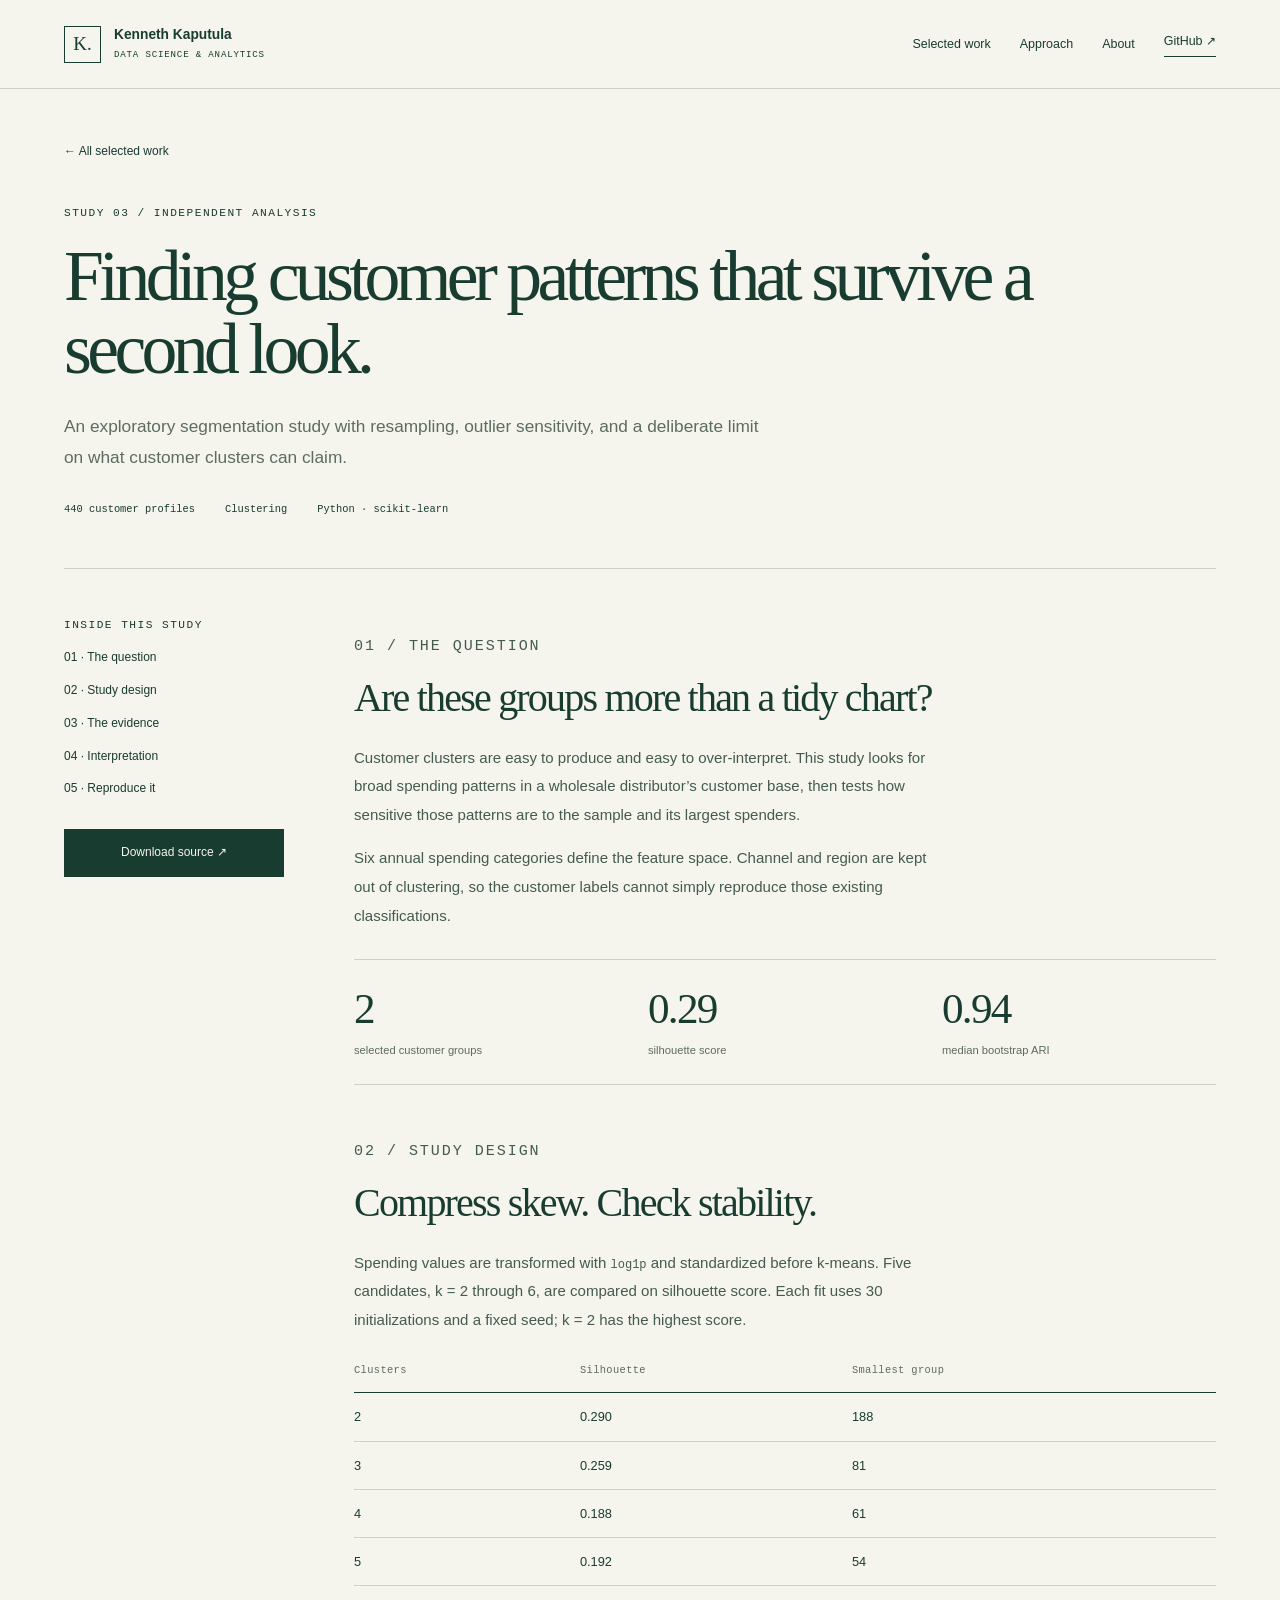
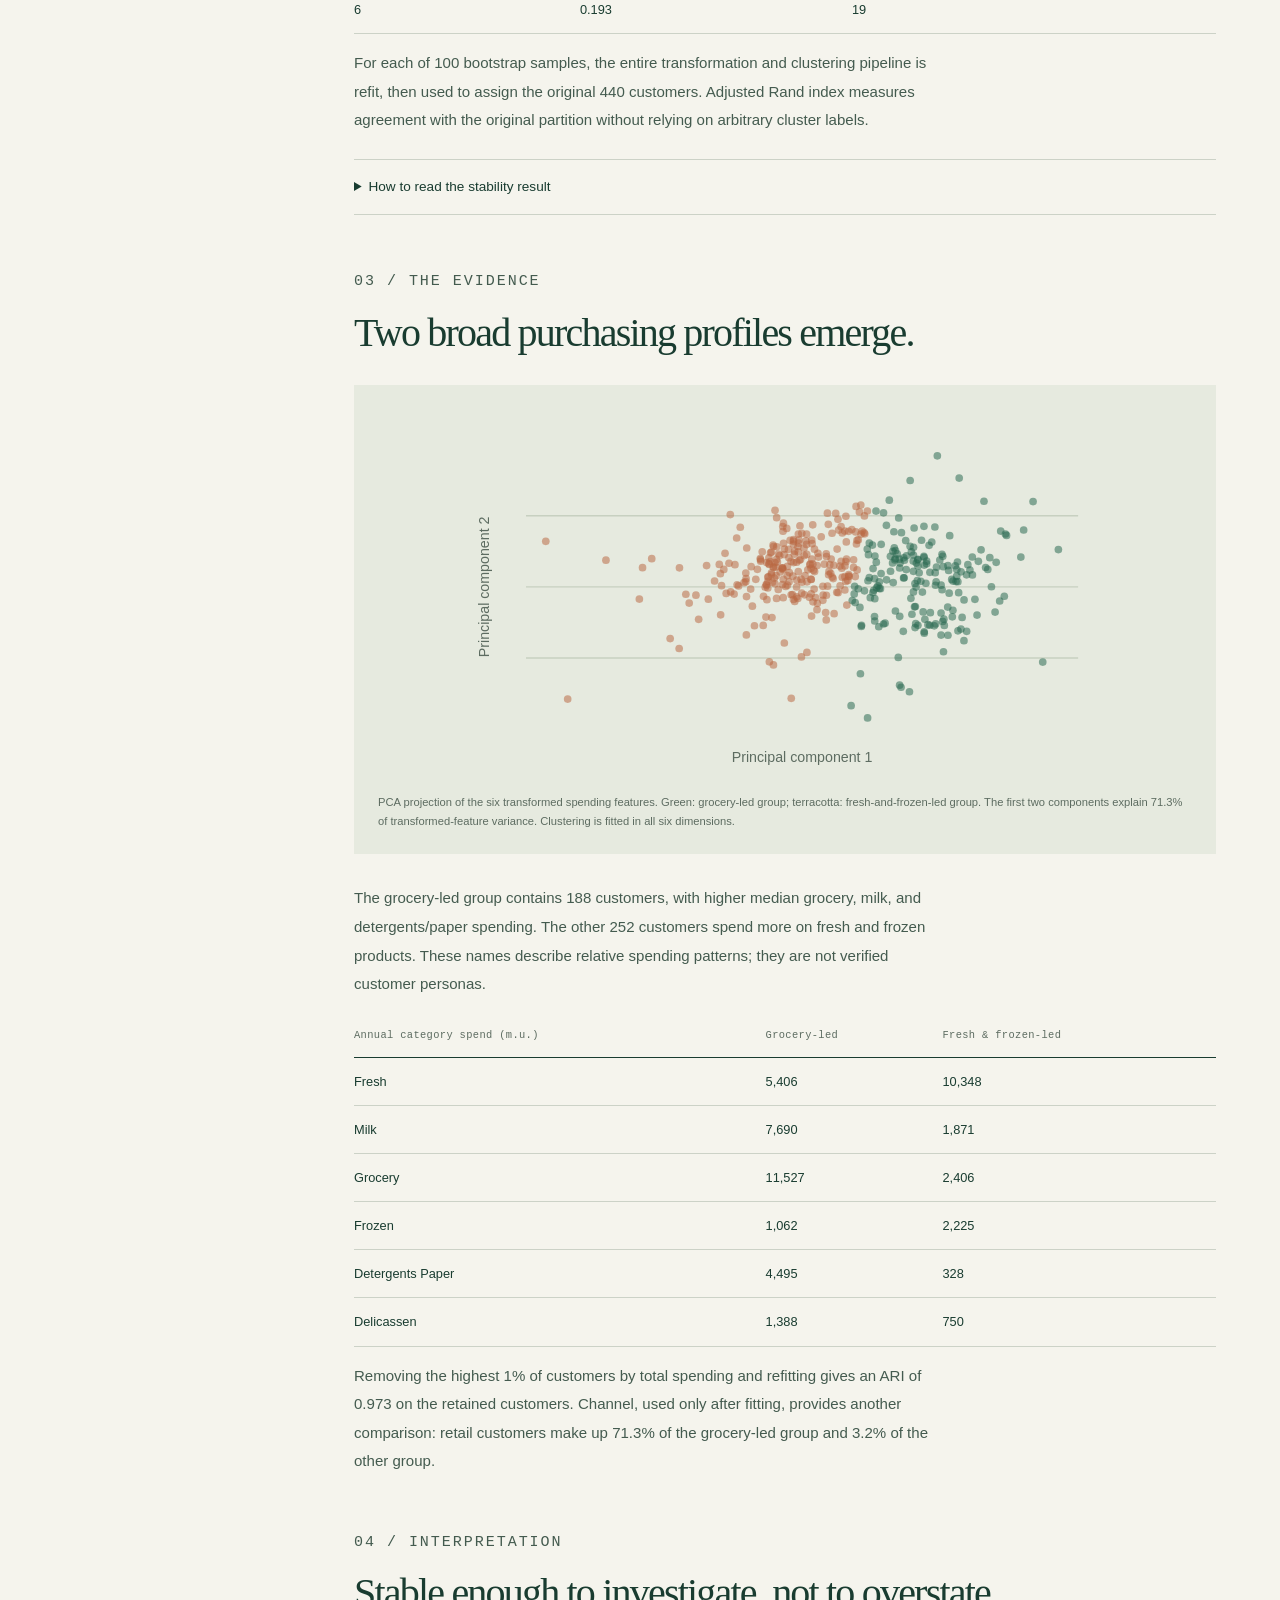
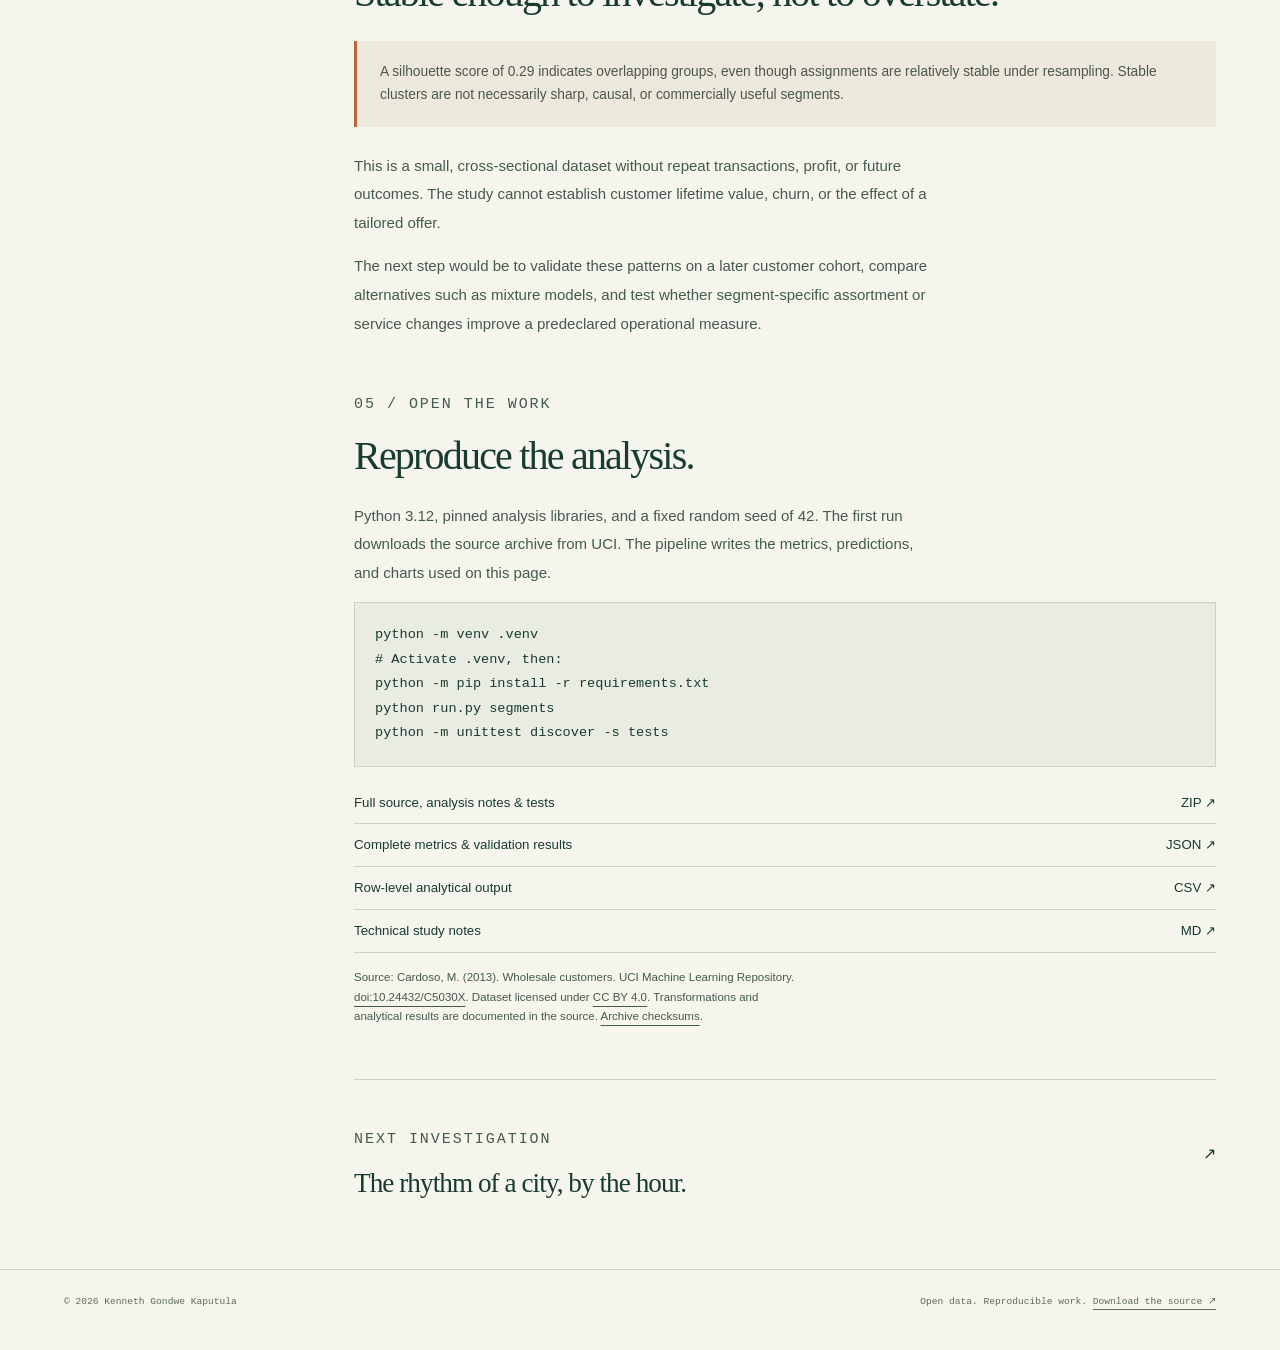
<file: docs/segments.html>
<!doctype html><html lang="en"><head><meta charset="utf-8"><meta name="viewport" content="width=device-width,initial-scale=1"><title>Finding customer patterns that survive a second look. | Kenneth Kaputula</title><meta name="description" content="An exploratory segmentation study with resampling, outlier sensitivity, and a deliberate limit on what customer clusters can claim."><meta name="theme-color" content="#193c30"><meta property="og:title" content="Finding customer patterns that survive a second look. | Kenneth Kaputula"><meta property="og:description" content="An exploratory segmentation study with resampling, outlier sensitivity, and a deliberate limit on what customer clusters can claim."><meta property="og:type" content="website"><meta property="og:url" content="https://governorkaputula.github.io/data-science-portfolio/segments.html"><link rel="icon" href="favicon.svg" type="image/svg+xml"><link rel="stylesheet" href="styles.css"><script src="app.js" defer></script></head><body><a class="skip" href="#main">Skip to content</a><header class="header"><div class="wrap nav"><a class="brand" href="index.html" aria-label="Kenneth Kaputula, home"><span class="monogram" aria-hidden="true">K.</span><span>Kenneth Kaputula<small>Data science &amp; analytics</small></span></a><nav class="navlinks" aria-label="Main navigation"><a href="index.html#work">Selected work</a><a href="index.html#approach">Approach</a><a class="optional" href="index.html#about">About</a><a class="out" href="https://github.com/GovernorKaputula/data-science-portfolio" target="_blank" rel="noopener noreferrer">GitHub ↗</a></nav></div></header><main id="main"><div class="wrap"><section class="case-hero"><a class="back" href="index.html#work">← All selected work</a><p class="eyebrow">Study 03 / Independent analysis</p><h1>Finding customer patterns that survive a second look.</h1><p class="case-intro">An exploratory segmentation study with resampling, outlier sensitivity, and a deliberate limit on what customer clusters can claim.</p><div class="case-meta"><span>440 customer profiles</span><span>Clustering</span><span>Python · scikit-learn</span></div></section><div class="case-layout"><aside class="case-aside" aria-label="Study navigation"><p class="eyebrow">Inside this study</p><a href="#question">01 · The question</a><a href="#method">02 · Study design</a><a href="#findings">03 · The evidence</a><a href="#limits">04 · Interpretation</a><a href="#reproduce">05 · Reproduce it</a><a class="button" href="downloads/portfolio-source.zip" download>Download source ↗</a></aside><div class="case-body"><section id="question"><p class="eyebrow">01 / The question</p><h2>Are these groups more than a tidy chart?</h2><p>Customer clusters are easy to produce and easy to over-interpret. This study looks for broad spending patterns in a wholesale distributor’s customer base, then tests how sensitive those patterns are to the sample and its largest spenders.</p><p>Six annual spending categories define the feature space. Channel and region are kept out of clustering, so the customer labels cannot simply reproduce those existing classifications.</p><div class="metric-grid"><div><strong>2</strong><span>selected customer groups</span></div><div><strong>0.29</strong><span>silhouette score</span></div><div><strong>0.94</strong><span>median bootstrap ARI</span></div></div></section><section id="method"><p class="eyebrow">02 / Study design</p><h2>Compress skew. Check stability.</h2><p>Spending values are transformed with <code>log1p</code> and standardized before k-means. Five candidates, k = 2 through 6, are compared on silhouette score. Each fit uses 30 initializations and a fixed seed; k = 2 has the highest score.</p><div class="table-wrap"><table><thead><tr><th scope="col">Clusters</th><th scope="col">Silhouette</th><th scope="col">Smallest group</th></tr></thead><tbody><tr><td>2</td><td>0.290</td><td>188</td></tr><tr><td>3</td><td>0.259</td><td>81</td></tr><tr><td>4</td><td>0.188</td><td>61</td></tr><tr><td>5</td><td>0.192</td><td>54</td></tr><tr><td>6</td><td>0.193</td><td>19</td></tr></tbody></table></div><p>For each of 100 bootstrap samples, the entire transformation and clustering pipeline is refit, then used to assign the original 440 customers. Adjusted Rand index measures agreement with the original partition without relying on arbitrary cluster labels.</p><details><summary>How to read the stability result</summary><p>Median ARI is 0.937; the central 95% of bootstrap results spans 0.675–1.000. These are resampling stability summaries, not estimates of future-customer prediction accuracy. Silhouette selection and evaluation both use this exploratory sample.</p></details></section><section id="findings"><p class="eyebrow">03 / The evidence</p><h2>Two broad purchasing profiles emerge.</h2><figure class="case-figure"><svg class="chart" viewBox="0 0 440 260" role="img" aria-labelledby="study-segments-chart-title study-segments-chart-desc"><title id="study-segments-chart-title">Two customer groups in spending space</title><desc id="study-segments-chart-desc">Two-dimensional principal component projection of 440 customer spend profiles. Green and terracotta show the two clusters. The projection retains 71.3 percent of variance; clusters overlap.</desc><line class="grid" x1="38" x2="426" y1="75.0" y2="75.0"/><line class="grid" x1="38" x2="426" y1="125.0" y2="125.0"/><line class="grid" x1="38" x2="426" y1="175.0" y2="175.0"/><circle cx="311.32" cy="122.61" r="2.7" fill="#28684f" opacity=".53"/><circle cx="313.37" cy="105.99" r="2.7" fill="#28684f" opacity=".53"/><circle cx="315.94" cy="92.25" r="2.7" fill="#28684f" opacity=".53"/><circle cx="234.71" cy="92.68" r="2.7" fill="#b96743" opacity=".53"/><circle cx="291.27" cy="81.72" r="2.7" fill="#28684f" opacity=".53"/><circle cx="294.15" cy="114.02" r="2.7" fill="#28684f" opacity=".53"/><circle cx="284.32" cy="125.71" r="2.7" fill="#28684f" opacity=".53"/><circle cx="303.43" cy="104.59" r="2.7" fill="#28684f" opacity=".53"/><circle cx="281.79" cy="129.03" r="2.7" fill="#28684f" opacity=".53"/><circle cx="339.70" cy="110.15" r="2.7" fill="#28684f" opacity=".53"/><circle cx="313.40" cy="105.65" r="2.7" fill="#28684f" opacity=".53"/><circle cx="234.05" cy="117.02" r="2.7" fill="#b96743" opacity=".53"/><circle cx="328.79" cy="106.09" r="2.7" fill="#28684f" opacity=".53"/><circle cx="310.27" cy="102.61" r="2.7" fill="#28684f" opacity=".53"/><circle cx="326.46" cy="111.16" r="2.7" fill="#28684f" opacity=".53"/><circle cx="241.45" cy="132.54" r="2.7" fill="#b96743" opacity=".53"/><circle cx="330.81" cy="149.24" r="2.7" fill="#28684f" opacity=".53"/><circle cx="268.20" cy="105.91" r="2.7" fill="#b96743" opacity=".53"/><circle cx="304.82" cy="92.46" r="2.7" fill="#28684f" opacity=".53"/><circle cx="282.34" cy="127.35" r="2.7" fill="#28684f" opacity=".53"/><circle cx="283.18" cy="103.36" r="2.7" fill="#28684f" opacity=".53"/><circle cx="210.49" cy="115.09" r="2.7" fill="#b96743" opacity=".53"/><circle cx="262.78" cy="75.35" r="2.7" fill="#b96743" opacity=".53"/><circle cx="359.82" cy="64.82" r="2.7" fill="#28684f" opacity=".53"/><circle cx="325.32" cy="82.91" r="2.7" fill="#28684f" opacity=".53"/><circle cx="283.04" cy="148.99" r="2.7" fill="#28684f" opacity=".53"/><circle cx="214.66" cy="107.53" r="2.7" fill="#b96743" opacity=".53"/><circle cx="206.15" cy="125.18" r="2.7" fill="#b96743" opacity=".53"/><circle cx="363.92" cy="104.47" r="2.7" fill="#28684f" opacity=".53"/><circle cx="243.53" cy="104.05" r="2.7" fill="#b96743" opacity=".53"/><circle cx="295.82" cy="100.04" r="2.7" fill="#28684f" opacity=".53"/><circle cx="262.05" cy="117.81" r="2.7" fill="#b96743" opacity=".53"/><circle cx="238.36" cy="129.92" r="2.7" fill="#b96743" opacity=".53"/><circle cx="260.25" cy="87.15" r="2.7" fill="#b96743" opacity=".53"/><circle cx="238.67" cy="145.49" r="2.7" fill="#b96743" opacity=".53"/><circle cx="309.20" cy="144.23" r="2.7" fill="#28684f" opacity=".53"/><circle cx="276.05" cy="87.74" r="2.7" fill="#b96743" opacity=".53"/><circle cx="319.55" cy="106.90" r="2.7" fill="#28684f" opacity=".53"/><circle cx="347.66" cy="156.23" r="2.7" fill="#28684f" opacity=".53"/><circle cx="181.55" cy="74.22" r="2.7" fill="#b96743" opacity=".53"/><circle cx="272.30" cy="72.31" r="2.7" fill="#b96743" opacity=".53"/><circle cx="281.44" cy="95.64" r="2.7" fill="#28684f" opacity=".53"/><circle cx="311.42" cy="153.57" r="2.7" fill="#28684f" opacity=".53"/><circle cx="334.49" cy="158.98" r="2.7" fill="#28684f" opacity=".53"/><circle cx="297.59" cy="141.96" r="2.7" fill="#28684f" opacity=".53"/><circle cx="357.77" cy="98.96" r="2.7" fill="#28684f" opacity=".53"/><circle cx="343.70" cy="114.42" r="2.7" fill="#28684f" opacity=".53"/><circle cx="394.32" cy="65.06" r="2.7" fill="#28684f" opacity=".53"/><circle cx="314.27" cy="115.13" r="2.7" fill="#28684f" opacity=".53"/><circle cx="361.00" cy="111.38" r="2.7" fill="#28684f" opacity=".53"/><circle cx="226.55" cy="101.98" r="2.7" fill="#b96743" opacity=".53"/><circle cx="282.90" cy="145.87" r="2.7" fill="#28684f" opacity=".53"/><circle cx="284.15" cy="107.61" r="2.7" fill="#28684f" opacity=".53"/><circle cx="321.74" cy="151.97" r="2.7" fill="#28684f" opacity=".53"/><circle cx="214.18" cy="96.83" r="2.7" fill="#b96743" opacity=".53"/><circle cx="279.25" cy="118.52" r="2.7" fill="#28684f" opacity=".53"/><circle cx="368.40" cy="107.74" r="2.7" fill="#28684f" opacity=".53"/><circle cx="337.58" cy="146.03" r="2.7" fill="#28684f" opacity=".53"/><circle cx="218.28" cy="123.40" r="2.7" fill="#b96743" opacity=".53"/><circle cx="308.47" cy="133.02" r="2.7" fill="#28684f" opacity=".53"/><circle cx="290.33" cy="150.49" r="2.7" fill="#28684f" opacity=".53"/><circle cx="387.71" cy="85.04" r="2.7" fill="#28684f" opacity=".53"/><circle cx="294.08" cy="103.54" r="2.7" fill="#28684f" opacity=".53"/><circle cx="330.32" cy="102.08" r="2.7" fill="#28684f" opacity=".53"/><circle cx="242.56" cy="110.00" r="2.7" fill="#b96743" opacity=".53"/><circle cx="401.12" cy="177.83" r="2.7" fill="#28684f" opacity=".53"/><circle cx="278.03" cy="217.10" r="2.7" fill="#28684f" opacity=".53"/><circle cx="312.29" cy="108.24" r="2.7" fill="#28684f" opacity=".53"/><circle cx="277.82" cy="98.43" r="2.7" fill="#28684f" opacity=".53"/><circle cx="225.95" cy="133.85" r="2.7" fill="#b96743" opacity=".53"/><circle cx="218.59" cy="85.89" r="2.7" fill="#b96743" opacity=".53"/><circle cx="299.92" cy="76.55" r="2.7" fill="#28684f" opacity=".53"/><circle cx="250.93" cy="114.14" r="2.7" fill="#b96743" opacity=".53"/><circle cx="270.60" cy="92.29" r="2.7" fill="#b96743" opacity=".53"/><circle cx="300.82" cy="108.26" r="2.7" fill="#28684f" opacity=".53"/><circle cx="51.90" cy="93.02" r="2.7" fill="#b96743" opacity=".53"/><circle cx="264.80" cy="117.38" r="2.7" fill="#b96743" opacity=".53"/><circle cx="349.95" cy="113.17" r="2.7" fill="#28684f" opacity=".53"/><circle cx="206.88" cy="123.18" r="2.7" fill="#b96743" opacity=".53"/><circle cx="271.50" cy="126.32" r="2.7" fill="#28684f" opacity=".53"/><circle cx="229.01" cy="133.15" r="2.7" fill="#b96743" opacity=".53"/><circle cx="331.36" cy="170.57" r="2.7" fill="#28684f" opacity=".53"/><circle cx="319.52" cy="108.83" r="2.7" fill="#28684f" opacity=".53"/><circle cx="222.72" cy="104.45" r="2.7" fill="#b96743" opacity=".53"/><circle cx="268.65" cy="129.96" r="2.7" fill="#28684f" opacity=".53"/><circle cx="412.10" cy="98.78" r="2.7" fill="#28684f" opacity=".53"/><circle cx="385.73" cy="104.07" r="2.7" fill="#28684f" opacity=".53"/><circle cx="293.29" cy="64.09" r="2.7" fill="#28684f" opacity=".53"/><circle cx="186.35" cy="123.50" r="2.7" fill="#b96743" opacity=".53"/><circle cx="262.05" cy="85.77" r="2.7" fill="#b96743" opacity=".53"/><circle cx="177.00" cy="112.72" r="2.7" fill="#b96743" opacity=".53"/><circle cx="238.77" cy="92.11" r="2.7" fill="#b96743" opacity=".53"/><circle cx="375.69" cy="88.83" r="2.7" fill="#28684f" opacity=".53"/><circle cx="213.00" cy="71.20" r="2.7" fill="#b96743" opacity=".53"/><circle cx="322.12" cy="143.12" r="2.7" fill="#28684f" opacity=".53"/><circle cx="273.00" cy="186.03" r="2.7" fill="#28684f" opacity=".53"/><circle cx="300.55" cy="194.04" r="2.7" fill="#28684f" opacity=".53"/><circle cx="145.63" cy="168.30" r="2.7" fill="#b96743" opacity=".53"/><circle cx="139.31" cy="161.33" r="2.7" fill="#b96743" opacity=".53"/><circle cx="212.86" cy="107.94" r="2.7" fill="#b96743" opacity=".53"/><circle cx="323.13" cy="93.47" r="2.7" fill="#28684f" opacity=".53"/><circle cx="337.16" cy="119.75" r="2.7" fill="#28684f" opacity=".53"/><circle cx="305.17" cy="112.82" r="2.7" fill="#28684f" opacity=".53"/><circle cx="273.27" cy="67.47" r="2.7" fill="#b96743" opacity=".53"/><circle cx="252.12" cy="115.46" r="2.7" fill="#b96743" opacity=".53"/><circle cx="221.68" cy="110.59" r="2.7" fill="#b96743" opacity=".53"/><circle cx="329.66" cy="143.36" r="2.7" fill="#28684f" opacity=".53"/><circle cx="330.88" cy="103.54" r="2.7" fill="#28684f" opacity=".53"/><circle cx="311.00" cy="139.00" r="2.7" fill="#28684f" opacity=".53"/><circle cx="299.61" cy="174.58" r="2.7" fill="#28684f" opacity=".53"/><circle cx="215.39" cy="101.90" r="2.7" fill="#b96743" opacity=".53"/><circle cx="334.52" cy="110.09" r="2.7" fill="#28684f" opacity=".53"/><circle cx="239.50" cy="81.37" r="2.7" fill="#b96743" opacity=".53"/><circle cx="233.35" cy="97.81" r="2.7" fill="#b96743" opacity=".53"/><circle cx="204.00" cy="100.38" r="2.7" fill="#b96743" opacity=".53"/><circle cx="212.02" cy="111.04" r="2.7" fill="#b96743" opacity=".53"/><circle cx="231.93" cy="121.76" r="2.7" fill="#b96743" opacity=".53"/><circle cx="258.58" cy="110.39" r="2.7" fill="#b96743" opacity=".53"/><circle cx="225.89" cy="94.97" r="2.7" fill="#b96743" opacity=".53"/><circle cx="224.22" cy="107.11" r="2.7" fill="#b96743" opacity=".53"/><circle cx="219.42" cy="102.28" r="2.7" fill="#b96743" opacity=".53"/><circle cx="221.68" cy="123.78" r="2.7" fill="#b96743" opacity=".53"/><circle cx="119.89" cy="111.48" r="2.7" fill="#b96743" opacity=".53"/><circle cx="291.34" cy="120.02" r="2.7" fill="#28684f" opacity=".53"/><circle cx="231.79" cy="87.37" r="2.7" fill="#b96743" opacity=".53"/><circle cx="255.66" cy="73.39" r="2.7" fill="#b96743" opacity=".53"/><circle cx="211.95" cy="96.63" r="2.7" fill="#b96743" opacity=".53"/><circle cx="308.78" cy="100.42" r="2.7" fill="#28684f" opacity=".53"/><circle cx="266.46" cy="208.46" r="2.7" fill="#28684f" opacity=".53"/><circle cx="211.64" cy="95.64" r="2.7" fill="#b96743" opacity=".53"/><circle cx="209.83" cy="101.07" r="2.7" fill="#b96743" opacity=".53"/><circle cx="159.32" cy="147.82" r="2.7" fill="#b96743" opacity=".53"/><circle cx="240.48" cy="126.54" r="2.7" fill="#b96743" opacity=".53"/><circle cx="204.90" cy="131.65" r="2.7" fill="#b96743" opacity=".53"/><circle cx="207.02" cy="123.82" r="2.7" fill="#b96743" opacity=".53"/><circle cx="215.25" cy="126.82" r="2.7" fill="#b96743" opacity=".53"/><circle cx="298.84" cy="101.84" r="2.7" fill="#28684f" opacity=".53"/><circle cx="273.79" cy="152.01" r="2.7" fill="#28684f" opacity=".53"/><circle cx="269.38" cy="117.77" r="2.7" fill="#b96743" opacity=".53"/><circle cx="264.10" cy="120.46" r="2.7" fill="#b96743" opacity=".53"/><circle cx="279.25" cy="94.22" r="2.7" fill="#28684f" opacity=".53"/><circle cx="262.75" cy="107.31" r="2.7" fill="#b96743" opacity=".53"/><circle cx="207.30" cy="133.98" r="2.7" fill="#b96743" opacity=".53"/><circle cx="202.61" cy="105.04" r="2.7" fill="#b96743" opacity=".53"/><circle cx="242.49" cy="141.01" r="2.7" fill="#b96743" opacity=".53"/><circle cx="365.06" cy="124.92" r="2.7" fill="#28684f" opacity=".53"/><circle cx="211.15" cy="121.68" r="2.7" fill="#b96743" opacity=".53"/><circle cx="253.19" cy="118.13" r="2.7" fill="#b96743" opacity=".53"/><circle cx="174.57" cy="115.74" r="2.7" fill="#b96743" opacity=".53"/><circle cx="208.69" cy="104.64" r="2.7" fill="#b96743" opacity=".53"/><circle cx="218.35" cy="111.57" r="2.7" fill="#b96743" opacity=".53"/><circle cx="246.80" cy="130.75" r="2.7" fill="#b96743" opacity=".53"/><circle cx="216.57" cy="114.50" r="2.7" fill="#b96743" opacity=".53"/><circle cx="264.97" cy="117.79" r="2.7" fill="#b96743" opacity=".53"/><circle cx="67.29" cy="203.82" r="2.7" fill="#b96743" opacity=".53"/><circle cx="353.46" cy="133.73" r="2.7" fill="#28684f" opacity=".53"/><circle cx="329.69" cy="123.82" r="2.7" fill="#28684f" opacity=".53"/><circle cx="226.02" cy="107.94" r="2.7" fill="#b96743" opacity=".53"/><circle cx="312.98" cy="120.52" r="2.7" fill="#28684f" opacity=".53"/><circle cx="329.66" cy="158.86" r="2.7" fill="#28684f" opacity=".53"/><circle cx="312.12" cy="125.16" r="2.7" fill="#28684f" opacity=".53"/><circle cx="126.35" cy="105.16" r="2.7" fill="#b96743" opacity=".53"/><circle cx="230.05" cy="106.36" r="2.7" fill="#b96743" opacity=".53"/><circle cx="347.59" cy="116.53" r="2.7" fill="#28684f" opacity=".53"/><circle cx="296.03" cy="121.98" r="2.7" fill="#28684f" opacity=".53"/><circle cx="335.74" cy="89.03" r="2.7" fill="#28684f" opacity=".53"/><circle cx="317.85" cy="109.66" r="2.7" fill="#28684f" opacity=".53"/><circle cx="269.31" cy="136.00" r="2.7" fill="#28684f" opacity=".53"/><circle cx="175.41" cy="124.15" r="2.7" fill="#b96743" opacity=".53"/><circle cx="192.46" cy="115.31" r="2.7" fill="#b96743" opacity=".53"/><circle cx="325.84" cy="151.02" r="2.7" fill="#28684f" opacity=".53"/><circle cx="374.10" cy="131.59" r="2.7" fill="#28684f" opacity=".53"/><circle cx="300.62" cy="145.67" r="2.7" fill="#28684f" opacity=".53"/><circle cx="338.00" cy="141.41" r="2.7" fill="#28684f" opacity=".53"/><circle cx="237.18" cy="132.36" r="2.7" fill="#b96743" opacity=".53"/><circle cx="331.64" cy="147.72" r="2.7" fill="#28684f" opacity=".53"/><circle cx="270.22" cy="94.85" r="2.7" fill="#b96743" opacity=".53"/><circle cx="239.09" cy="94.63" r="2.7" fill="#b96743" opacity=".53"/><circle cx="250.66" cy="116.49" r="2.7" fill="#b96743" opacity=".53"/><circle cx="248.99" cy="101.80" r="2.7" fill="#b96743" opacity=".53"/><circle cx="300.58" cy="111.75" r="2.7" fill="#28684f" opacity=".53"/><circle cx="342.41" cy="48.55" r="2.7" fill="#28684f" opacity=".53"/><circle cx="317.85" cy="157.52" r="2.7" fill="#28684f" opacity=".53"/><circle cx="327.05" cy="32.90" r="2.7" fill="#28684f" opacity=".53"/><circle cx="224.39" cy="203.32" r="2.7" fill="#b96743" opacity=".53"/><circle cx="210.43" cy="116.33" r="2.7" fill="#b96743" opacity=".53"/><circle cx="199.48" cy="119.67" r="2.7" fill="#b96743" opacity=".53"/><circle cx="273.59" cy="152.76" r="2.7" fill="#28684f" opacity=".53"/><circle cx="310.24" cy="114.06" r="2.7" fill="#28684f" opacity=".53"/><circle cx="334.35" cy="139.20" r="2.7" fill="#28684f" opacity=".53"/><circle cx="213.55" cy="111.06" r="2.7" fill="#b96743" opacity=".53"/><circle cx="152.68" cy="136.35" r="2.7" fill="#b96743" opacity=".53"/><circle cx="218.73" cy="132.58" r="2.7" fill="#b96743" opacity=".53"/><circle cx="320.45" cy="151.54" r="2.7" fill="#28684f" opacity=".53"/><circle cx="228.28" cy="120.18" r="2.7" fill="#b96743" opacity=".53"/><circle cx="257.67" cy="85.10" r="2.7" fill="#b96743" opacity=".53"/><circle cx="269.94" cy="68.44" r="2.7" fill="#b96743" opacity=".53"/><circle cx="315.45" cy="121.07" r="2.7" fill="#28684f" opacity=".53"/><circle cx="252.43" cy="105.47" r="2.7" fill="#b96743" opacity=".53"/><circle cx="231.72" cy="129.44" r="2.7" fill="#b96743" opacity=".53"/><circle cx="340.71" cy="112.72" r="2.7" fill="#28684f" opacity=".53"/><circle cx="351.62" cy="104.01" r="2.7" fill="#28684f" opacity=".53"/><circle cx="289.22" cy="72.96" r="2.7" fill="#28684f" opacity=".53"/><circle cx="211.88" cy="179.83" r="2.7" fill="#b96743" opacity=".53"/><circle cx="192.43" cy="121.31" r="2.7" fill="#b96743" opacity=".53"/><circle cx="345.82" cy="134.16" r="2.7" fill="#28684f" opacity=".53"/><circle cx="192.95" cy="131.83" r="2.7" fill="#b96743" opacity=".53"/><circle cx="283.07" cy="133.27" r="2.7" fill="#28684f" opacity=".53"/><circle cx="287.07" cy="126.28" r="2.7" fill="#28684f" opacity=".53"/><circle cx="341.47" cy="121.35" r="2.7" fill="#28684f" opacity=".53"/><circle cx="219.60" cy="98.43" r="2.7" fill="#b96743" opacity=".53"/><circle cx="374.89" cy="87.84" r="2.7" fill="#28684f" opacity=".53"/><circle cx="218.07" cy="111.77" r="2.7" fill="#b96743" opacity=".53"/><circle cx="303.33" cy="118.68" r="2.7" fill="#28684f" opacity=".53"/><circle cx="316.56" cy="128.65" r="2.7" fill="#28684f" opacity=".53"/><circle cx="334.98" cy="113.45" r="2.7" fill="#28684f" opacity=".53"/><circle cx="367.63" cy="142.69" r="2.7" fill="#28684f" opacity=".53"/><circle cx="210.43" cy="100.50" r="2.7" fill="#b96743" opacity=".53"/><circle cx="344.46" cy="146.46" r="2.7" fill="#28684f" opacity=".53"/><circle cx="166.13" cy="133.65" r="2.7" fill="#b96743" opacity=".53"/><circle cx="184.82" cy="109.38" r="2.7" fill="#b96743" opacity=".53"/><circle cx="313.40" cy="152.03" r="2.7" fill="#28684f" opacity=".53"/><circle cx="211.68" cy="111.12" r="2.7" fill="#b96743" opacity=".53"/><circle cx="259.45" cy="107.03" r="2.7" fill="#b96743" opacity=".53"/><circle cx="187.36" cy="124.35" r="2.7" fill="#b96743" opacity=".53"/><circle cx="260.25" cy="118.25" r="2.7" fill="#b96743" opacity=".53"/><circle cx="297.63" cy="99.53" r="2.7" fill="#28684f" opacity=".53"/><circle cx="221.61" cy="117.06" r="2.7" fill="#b96743" opacity=".53"/><circle cx="210.84" cy="146.56" r="2.7" fill="#b96743" opacity=".53"/><circle cx="240.72" cy="98.50" r="2.7" fill="#b96743" opacity=".53"/><circle cx="275.50" cy="86.93" r="2.7" fill="#b96743" opacity=".53"/><circle cx="286.23" cy="126.07" r="2.7" fill="#28684f" opacity=".53"/><circle cx="236.03" cy="113.04" r="2.7" fill="#b96743" opacity=".53"/><circle cx="235.40" cy="171.08" r="2.7" fill="#b96743" opacity=".53"/><circle cx="245.45" cy="89.84" r="2.7" fill="#b96743" opacity=".53"/><circle cx="267.26" cy="134.62" r="2.7" fill="#28684f" opacity=".53"/><circle cx="213.00" cy="122.83" r="2.7" fill="#b96743" opacity=".53"/><circle cx="186.04" cy="90.65" r="2.7" fill="#b96743" opacity=".53"/><circle cx="157.41" cy="130.80" r="2.7" fill="#b96743" opacity=".53"/><circle cx="250.45" cy="81.05" r="2.7" fill="#b96743" opacity=".53"/><circle cx="257.22" cy="77.54" r="2.7" fill="#b96743" opacity=".53"/><circle cx="229.29" cy="100.44" r="2.7" fill="#b96743" opacity=".53"/><circle cx="214.00" cy="105.69" r="2.7" fill="#b96743" opacity=".53"/><circle cx="281.89" cy="112.11" r="2.7" fill="#28684f" opacity=".53"/><circle cx="313.40" cy="110.33" r="2.7" fill="#28684f" opacity=".53"/><circle cx="335.36" cy="129.44" r="2.7" fill="#28684f" opacity=".53"/><circle cx="229.36" cy="114.28" r="2.7" fill="#b96743" opacity=".53"/><circle cx="145.84" cy="111.61" r="2.7" fill="#b96743" opacity=".53"/><circle cx="253.85" cy="119.16" r="2.7" fill="#b96743" opacity=".53"/><circle cx="239.57" cy="109.03" r="2.7" fill="#b96743" opacity=".53"/><circle cx="222.86" cy="121.41" r="2.7" fill="#b96743" opacity=".53"/><circle cx="371.59" cy="85.77" r="2.7" fill="#28684f" opacity=".53"/><circle cx="235.09" cy="95.19" r="2.7" fill="#b96743" opacity=".53"/><circle cx="295.58" cy="108.14" r="2.7" fill="#28684f" opacity=".53"/><circle cx="301.83" cy="86.93" r="2.7" fill="#28684f" opacity=".53"/><circle cx="177.87" cy="101.45" r="2.7" fill="#b96743" opacity=".53"/><circle cx="262.05" cy="127.17" r="2.7" fill="#b96743" opacity=".53"/><circle cx="249.16" cy="103.64" r="2.7" fill="#b96743" opacity=".53"/><circle cx="249.82" cy="73.17" r="2.7" fill="#b96743" opacity=".53"/><circle cx="271.50" cy="91.97" r="2.7" fill="#b96743" opacity=".53"/><circle cx="257.29" cy="129.05" r="2.7" fill="#b96743" opacity=".53"/><circle cx="173.84" cy="109.21" r="2.7" fill="#b96743" opacity=".53"/><circle cx="218.55" cy="112.84" r="2.7" fill="#b96743" opacity=".53"/><circle cx="258.72" cy="124.21" r="2.7" fill="#b96743" opacity=".53"/><circle cx="343.63" cy="154.67" r="2.7" fill="#28684f" opacity=".53"/><circle cx="317.64" cy="82.45" r="2.7" fill="#28684f" opacity=".53"/><circle cx="340.22" cy="121.25" r="2.7" fill="#28684f" opacity=".53"/><circle cx="235.16" cy="87.90" r="2.7" fill="#b96743" opacity=".53"/><circle cx="325.56" cy="115.01" r="2.7" fill="#28684f" opacity=".53"/><circle cx="170.51" cy="120.87" r="2.7" fill="#b96743" opacity=".53"/><circle cx="178.67" cy="129.60" r="2.7" fill="#b96743" opacity=".53"/><circle cx="238.43" cy="119.79" r="2.7" fill="#b96743" opacity=".53"/><circle cx="272.65" cy="139.45" r="2.7" fill="#28684f" opacity=".53"/><circle cx="221.23" cy="83.95" r="2.7" fill="#b96743" opacity=".53"/><circle cx="242.77" cy="136.57" r="2.7" fill="#b96743" opacity=".53"/><circle cx="174.78" cy="144.64" r="2.7" fill="#b96743" opacity=".53"/><circle cx="266.95" cy="84.72" r="2.7" fill="#b96743" opacity=".53"/><circle cx="180.65" cy="108.38" r="2.7" fill="#b96743" opacity=".53"/><circle cx="229.60" cy="94.28" r="2.7" fill="#b96743" opacity=".53"/><circle cx="305.38" cy="103.10" r="2.7" fill="#28684f" opacity=".53"/><circle cx="235.47" cy="121.45" r="2.7" fill="#b96743" opacity=".53"/><circle cx="297.52" cy="105.14" r="2.7" fill="#28684f" opacity=".53"/><circle cx="259.41" cy="82.57" r="2.7" fill="#b96743" opacity=".53"/><circle cx="230.51" cy="82.02" r="2.7" fill="#b96743" opacity=".53"/><circle cx="277.89" cy="71.69" r="2.7" fill="#b96743" opacity=".53"/><circle cx="197.08" cy="138.56" r="2.7" fill="#b96743" opacity=".53"/><circle cx="225.26" cy="130.45" r="2.7" fill="#b96743" opacity=".53"/><circle cx="229.78" cy="91.95" r="2.7" fill="#b96743" opacity=".53"/><circle cx="195.87" cy="126.56" r="2.7" fill="#b96743" opacity=".53"/><circle cx="117.66" cy="133.55" r="2.7" fill="#b96743" opacity=".53"/><circle cx="256.39" cy="128.77" r="2.7" fill="#b96743" opacity=".53"/><circle cx="238.29" cy="111.99" r="2.7" fill="#b96743" opacity=".53"/><circle cx="259.90" cy="111.89" r="2.7" fill="#b96743" opacity=".53"/><circle cx="325.77" cy="123.85" r="2.7" fill="#28684f" opacity=".53"/><circle cx="263.23" cy="105.55" r="2.7" fill="#b96743" opacity=".53"/><circle cx="263.44" cy="137.81" r="2.7" fill="#b96743" opacity=".53"/><circle cx="235.27" cy="102.18" r="2.7" fill="#b96743" opacity=".53"/><circle cx="282.93" cy="119.20" r="2.7" fill="#28684f" opacity=".53"/><circle cx="303.71" cy="118.56" r="2.7" fill="#28684f" opacity=".53"/><circle cx="219.53" cy="164.43" r="2.7" fill="#b96743" opacity=".53"/><circle cx="297.21" cy="106.07" r="2.7" fill="#28684f" opacity=".53"/><circle cx="330.39" cy="127.03" r="2.7" fill="#28684f" opacity=".53"/><circle cx="311.59" cy="138.82" r="2.7" fill="#28684f" opacity=".53"/><circle cx="303.12" cy="156.25" r="2.7" fill="#28684f" opacity=".53"/><circle cx="354.95" cy="144.80" r="2.7" fill="#28684f" opacity=".53"/><circle cx="317.81" cy="156.53" r="2.7" fill="#28684f" opacity=".53"/><circle cx="341.19" cy="107.53" r="2.7" fill="#28684f" opacity=".53"/><circle cx="237.45" cy="109.50" r="2.7" fill="#b96743" opacity=".53"/><circle cx="224.32" cy="130.53" r="2.7" fill="#b96743" opacity=".53"/><circle cx="342.03" cy="129.05" r="2.7" fill="#28684f" opacity=".53"/><circle cx="218.94" cy="94.36" r="2.7" fill="#b96743" opacity=".53"/><circle cx="240.03" cy="113.27" r="2.7" fill="#b96743" opacity=".53"/><circle cx="317.08" cy="142.57" r="2.7" fill="#28684f" opacity=".53"/><circle cx="200.59" cy="112.66" r="2.7" fill="#b96743" opacity=".53"/><circle cx="262.16" cy="110.25" r="2.7" fill="#b96743" opacity=".53"/><circle cx="338.03" cy="120.89" r="2.7" fill="#28684f" opacity=".53"/><circle cx="207.12" cy="107.90" r="2.7" fill="#b96743" opacity=".53"/><circle cx="275.81" cy="127.78" r="2.7" fill="#28684f" opacity=".53"/><circle cx="233.67" cy="130.57" r="2.7" fill="#b96743" opacity=".53"/><circle cx="355.89" cy="107.05" r="2.7" fill="#28684f" opacity=".53"/><circle cx="246.59" cy="134.44" r="2.7" fill="#b96743" opacity=".53"/><circle cx="238.84" cy="105.51" r="2.7" fill="#b96743" opacity=".53"/><circle cx="223.07" cy="114.95" r="2.7" fill="#b96743" opacity=".53"/><circle cx="262.75" cy="121.17" r="2.7" fill="#b96743" opacity=".53"/><circle cx="229.08" cy="96.61" r="2.7" fill="#b96743" opacity=".53"/><circle cx="307.95" cy="50.25" r="2.7" fill="#28684f" opacity=".53"/><circle cx="218.14" cy="112.03" r="2.7" fill="#b96743" opacity=".53"/><circle cx="204.69" cy="152.05" r="2.7" fill="#b96743" opacity=".53"/><circle cx="229.39" cy="87.90" r="2.7" fill="#b96743" opacity=".53"/><circle cx="237.73" cy="108.87" r="2.7" fill="#b96743" opacity=".53"/><circle cx="233.53" cy="102.99" r="2.7" fill="#b96743" opacity=".53"/><circle cx="348.49" cy="109.36" r="2.7" fill="#28684f" opacity=".53"/><circle cx="225.99" cy="91.83" r="2.7" fill="#b96743" opacity=".53"/><circle cx="370.86" cy="134.93" r="2.7" fill="#28684f" opacity=".53"/><circle cx="218.90" cy="80.26" r="2.7" fill="#b96743" opacity=".53"/><circle cx="310.31" cy="97.20" r="2.7" fill="#28684f" opacity=".53"/><circle cx="207.89" cy="118.09" r="2.7" fill="#b96743" opacity=".53"/><circle cx="222.45" cy="98.64" r="2.7" fill="#b96743" opacity=".53"/><circle cx="192.85" cy="158.76" r="2.7" fill="#b96743" opacity=".53"/><circle cx="243.15" cy="101.37" r="2.7" fill="#b96743" opacity=".53"/><circle cx="318.30" cy="147.76" r="2.7" fill="#28684f" opacity=".53"/><circle cx="318.99" cy="122.45" r="2.7" fill="#28684f" opacity=".53"/><circle cx="311.84" cy="150.86" r="2.7" fill="#28684f" opacity=".53"/><circle cx="324.90" cy="152.38" r="2.7" fill="#28684f" opacity=".53"/><circle cx="207.92" cy="125.75" r="2.7" fill="#b96743" opacity=".53"/><circle cx="289.22" cy="151.10" r="2.7" fill="#28684f" opacity=".53"/><circle cx="321.84" cy="114.77" r="2.7" fill="#28684f" opacity=".53"/><circle cx="307.91" cy="96.51" r="2.7" fill="#28684f" opacity=".53"/><circle cx="246.63" cy="124.59" r="2.7" fill="#b96743" opacity=".53"/><circle cx="340.64" cy="117.48" r="2.7" fill="#28684f" opacity=".53"/><circle cx="212.54" cy="118.76" r="2.7" fill="#b96743" opacity=".53"/><circle cx="351.69" cy="116.61" r="2.7" fill="#28684f" opacity=".53"/><circle cx="198.54" cy="152.29" r="2.7" fill="#b96743" opacity=".53"/><circle cx="345.75" cy="162.77" r="2.7" fill="#28684f" opacity=".53"/><circle cx="269.70" cy="86.38" r="2.7" fill="#b96743" opacity=".53"/><circle cx="209.00" cy="177.64" r="2.7" fill="#b96743" opacity=".53"/><circle cx="94.18" cy="106.20" r="2.7" fill="#b96743" opacity=".53"/><circle cx="307.46" cy="198.68" r="2.7" fill="#28684f" opacity=".53"/><circle cx="278.66" cy="102.35" r="2.7" fill="#28684f" opacity=".53"/><circle cx="254.51" cy="143.84" r="2.7" fill="#b96743" opacity=".53"/><circle cx="230.89" cy="105.71" r="2.7" fill="#b96743" opacity=".53"/><circle cx="181.83" cy="128.57" r="2.7" fill="#b96743" opacity=".53"/><circle cx="226.82" cy="135.21" r="2.7" fill="#b96743" opacity=".53"/><circle cx="248.99" cy="148.24" r="2.7" fill="#b96743" opacity=".53"/><circle cx="214.07" cy="133.08" r="2.7" fill="#b96743" opacity=".53"/><circle cx="310.10" cy="106.86" r="2.7" fill="#28684f" opacity=".53"/><circle cx="218.80" cy="119.65" r="2.7" fill="#b96743" opacity=".53"/><circle cx="184.23" cy="130.05" r="2.7" fill="#b96743" opacity=".53"/><circle cx="202.92" cy="106.97" r="2.7" fill="#b96743" opacity=".53"/><circle cx="150.32" cy="130.19" r="2.7" fill="#b96743" opacity=".53"/><circle cx="263.09" cy="93.39" r="2.7" fill="#b96743" opacity=".53"/><circle cx="225.95" cy="92.88" r="2.7" fill="#b96743" opacity=".53"/><circle cx="251.49" cy="109.36" r="2.7" fill="#b96743" opacity=".53"/><circle cx="296.79" cy="97.48" r="2.7" fill="#28684f" opacity=".53"/><circle cx="225.50" cy="117.50" r="2.7" fill="#b96743" opacity=".53"/><circle cx="206.60" cy="146.22" r="2.7" fill="#b96743" opacity=".53"/><circle cx="317.71" cy="104.25" r="2.7" fill="#28684f" opacity=".53"/><circle cx="226.79" cy="99.93" r="2.7" fill="#b96743" opacity=".53"/><circle cx="228.25" cy="131.93" r="2.7" fill="#b96743" opacity=".53"/><circle cx="285.89" cy="153.00" r="2.7" fill="#28684f" opacity=".53"/><circle cx="209.49" cy="107.15" r="2.7" fill="#b96743" opacity=".53"/><circle cx="223.59" cy="92.23" r="2.7" fill="#b96743" opacity=".53"/><circle cx="296.52" cy="86.24" r="2.7" fill="#28684f" opacity=".53"/><circle cx="228.14" cy="125.10" r="2.7" fill="#b96743" opacity=".53"/><circle cx="310.73" cy="83.62" r="2.7" fill="#28684f" opacity=".53"/><circle cx="202.89" cy="105.89" r="2.7" fill="#b96743" opacity=".53"/><circle cx="249.89" cy="124.49" r="2.7" fill="#b96743" opacity=".53"/><circle cx="216.23" cy="102.97" r="2.7" fill="#b96743" opacity=".53"/><circle cx="192.64" cy="119.22" r="2.7" fill="#b96743" opacity=".53"/><circle cx="208.72" cy="108.67" r="2.7" fill="#b96743" opacity=".53"/><circle cx="209.00" cy="109.19" r="2.7" fill="#b96743" opacity=".53"/><circle cx="231.34" cy="119.61" r="2.7" fill="#b96743" opacity=".53"/><circle cx="248.57" cy="142.99" r="2.7" fill="#b96743" opacity=".53"/><circle cx="253.05" cy="87.29" r="2.7" fill="#b96743" opacity=".53"/><circle cx="208.41" cy="117.95" r="2.7" fill="#b96743" opacity=".53"/><circle cx="213.73" cy="117.14" r="2.7" fill="#b96743" opacity=".53"/><circle cx="317.60" cy="103.58" r="2.7" fill="#28684f" opacity=".53"/><circle cx="193.12" cy="97.69" r="2.7" fill="#b96743" opacity=".53"/><circle cx="164.91" cy="110.01" r="2.7" fill="#b96743" opacity=".53"/><circle cx="191.18" cy="122.02" r="2.7" fill="#b96743" opacity=".53"/><circle cx="196.22" cy="110.82" r="2.7" fill="#b96743" opacity=".53"/><circle cx="214.14" cy="76.37" r="2.7" fill="#b96743" opacity=".53"/><circle cx="220.50" cy="124.74" r="2.7" fill="#b96743" opacity=".53"/><circle cx="279.94" cy="132.60" r="2.7" fill="#28684f" opacity=".53"/><circle cx="256.63" cy="98.41" r="2.7" fill="#b96743" opacity=".53"/><circle cx="208.06" cy="121.05" r="2.7" fill="#b96743" opacity=".53"/><circle cx="264.66" cy="85.95" r="2.7" fill="#b96743" opacity=".53"/><circle cx="331.19" cy="110.82" r="2.7" fill="#28684f" opacity=".53"/><circle cx="278.31" cy="120.68" r="2.7" fill="#28684f" opacity=".53"/><circle cx="287.59" cy="95.11" r="2.7" fill="#28684f" opacity=".53"/><circle cx="268.20" cy="111.32" r="2.7" fill="#b96743" opacity=".53"/><circle cx="254.30" cy="109.86" r="2.7" fill="#b96743" opacity=".53"/><circle cx="301.55" cy="195.52" r="2.7" fill="#28684f" opacity=".53"/><circle cx="274.18" cy="85.75" r="2.7" fill="#b96743" opacity=".53"/><circle cx="240.79" cy="114.22" r="2.7" fill="#b96743" opacity=".53"/><circle cx="303.92" cy="106.30" r="2.7" fill="#28684f" opacity=".53"/><circle cx="326.19" cy="121.43" r="2.7" fill="#28684f" opacity=".53"/><circle cx="310.24" cy="128.55" r="2.7" fill="#28684f" opacity=".53"/><circle cx="341.54" cy="155.90" r="2.7" fill="#28684f" opacity=".53"/><circle cx="264.80" cy="116.29" r="2.7" fill="#b96743" opacity=".53"/><circle cx="331.95" cy="152.09" r="2.7" fill="#28684f" opacity=".53"/><circle cx="300.30" cy="105.55" r="2.7" fill="#28684f" opacity=".53"/><circle cx="247.67" cy="109.07" r="2.7" fill="#b96743" opacity=".53"/><circle cx="270.67" cy="113.09" r="2.7" fill="#b96743" opacity=".53"/><circle cx="285.26" cy="124.25" r="2.7" fill="#28684f" opacity=".53"/><circle cx="218.42" cy="82.61" r="2.7" fill="#b96743" opacity=".53"/><circle cx="321.25" cy="95.78" r="2.7" fill="#28684f" opacity=".53"/><circle cx="275.81" cy="75.15" r="2.7" fill="#b96743" opacity=".53"/><circle cx="268.93" cy="124.59" r="2.7" fill="#28684f" opacity=".53"/><circle cx="239.68" cy="135.50" r="2.7" fill="#b96743" opacity=".53"/><circle cx="286.30" cy="121.37" r="2.7" fill="#28684f" opacity=".53"/><circle cx="273.41" cy="87.98" r="2.7" fill="#b96743" opacity=".53"/><circle cx="249.09" cy="130.86" r="2.7" fill="#b96743" opacity=".53"/><circle cx="238.29" cy="119.61" r="2.7" fill="#b96743" opacity=".53"/><circle cx="287.52" cy="115.68" r="2.7" fill="#28684f" opacity=".53"/><circle cx="283.94" cy="71.75" r="2.7" fill="#28684f" opacity=".53"/><circle cx="188.57" cy="83.08" r="2.7" fill="#b96743" opacity=".53"/><circle cx="362.49" cy="112.74" r="2.7" fill="#28684f" opacity=".53"/><circle cx="228.21" cy="107.65" r="2.7" fill="#b96743" opacity=".53"/><circle cx="231.55" cy="174.20" r="2.7" fill="#b96743" opacity=".53"/><text x="232.0" y="248" text-anchor="middle">Principal component 1</text><text transform="translate(12 125.0) rotate(-90)" text-anchor="middle">Principal component 2</text></svg><figcaption>PCA projection of the six transformed spending features. Green: grocery-led group; terracotta: fresh-and-frozen-led group. The first two components explain 71.3% of transformed-feature variance. Clustering is fitted in all six dimensions.</figcaption></figure><p>The grocery-led group contains 188 customers, with higher median grocery, milk, and detergents/paper spending. The other 252 customers spend more on fresh and frozen products. These names describe relative spending patterns; they are not verified customer personas.</p><div class="table-wrap"><table><thead><tr><th scope="col">Annual category spend (m.u.)</th><th scope="col">Grocery-led</th><th scope="col">Fresh &amp; frozen-led</th></tr></thead><tbody><tr><td>Fresh</td><td>5,406</td><td>10,348</td></tr><tr><td>Milk</td><td>7,690</td><td>1,871</td></tr><tr><td>Grocery</td><td>11,527</td><td>2,406</td></tr><tr><td>Frozen</td><td>1,062</td><td>2,225</td></tr><tr><td>Detergents Paper</td><td>4,495</td><td>328</td></tr><tr><td>Delicassen</td><td>1,388</td><td>750</td></tr></tbody></table></div><p>Removing the highest 1% of customers by total spending and refitting gives an ARI of 0.973 on the retained customers. Channel, used only after fitting, provides another comparison: retail customers make up 71.3% of the grocery-led group and 3.2% of the other group.</p></section><section id="limits"><p class="eyebrow">04 / Interpretation</p><h2>Stable enough to investigate, not to overstate.</h2><div class="note">A silhouette score of 0.29 indicates overlapping groups, even though assignments are relatively stable under resampling. Stable clusters are not necessarily sharp, causal, or commercially useful segments.</div><p>This is a small, cross-sectional dataset without repeat transactions, profit, or future outcomes. The study cannot establish customer lifetime value, churn, or the effect of a tailored offer.</p><p>The next step would be to validate these patterns on a later customer cohort, compare alternatives such as mixture models, and test whether segment-specific assortment or service changes improve a predeclared operational measure.</p></section><section id="reproduce"><p class="eyebrow">05 / Open the work</p><h2>Reproduce the analysis.</h2><p>Python 3.12, pinned analysis libraries, and a fixed random seed of 42. The first run downloads the source archive from UCI. The pipeline writes the metrics, predictions, and charts used on this page.</p><pre><code>python -m venv .venv
# Activate .venv, then:
python -m pip install -r requirements.txt
python run.py segments
python -m unittest discover -s tests</code></pre><ul class="resource-list"><li><a href="downloads/portfolio-source.zip" download>Full source, analysis notes &amp; tests <span>ZIP ↗</span></a></li><li><a href="reports/segments/metrics.json" download>Complete metrics &amp; validation results <span>JSON ↗</span></a></li><li><a href="reports/segments/customer_segments.csv" download>Row-level analytical output <span>CSV ↗</span></a></li><li><a href="reports/segments/case-study.md" download>Technical study notes <span>MD ↗</span></a></li></ul><p class="source-note">Source: Cardoso, M. (2013). Wholesale customers. UCI Machine Learning Repository. <a href="https://doi.org/10.24432/C5030X" target="_blank" rel="noopener noreferrer">doi:10.24432/C5030X</a>. Dataset licensed under <a href="https://creativecommons.org/licenses/by/4.0/" target="_blank" rel="noopener noreferrer">CC BY 4.0</a>. Transformations and analytical results are documented in the source. <a href="reports/provenance.json">Archive checksums</a>.</p></section><div class="next-case"><div><p class="eyebrow">Next investigation</p><h3><a href="demand.html">The rhythm of a city, by the hour.</a></h3></div><a href="demand.html" aria-label="Next study: The rhythm of a city, by the hour.">↗</a></div></div></div></div></main><footer class="footer"><div class="wrap"><span>© 2026 Kenneth Gondwe Kaputula</span><span>Open data. Reproducible work. <a href="downloads/portfolio-source.zip" download>Download the source ↗</a></span></div></footer></body></html>
</file>
<file: docs/styles.css>
@charset "UTF-8";
:root{--paper:#f5f4ed;--ink:#193c30;--muted:#5d6c61;--rule:#ccd2c7;--green:#28684f;--soft:#e6eadf;--orange:#b96743;--white:#fcfcf6;--serif:Georgia,'Times New Roman',serif;--mono:'Courier New',monospace}
*{box-sizing:border-box}html{scroll-behavior:auto;scroll-padding-top:95px}body{margin:0;background:var(--paper);color:var(--ink);font-family:Arial,Helvetica,sans-serif;font-size:16px;line-height:1.65}a{color:inherit;text-underline-offset:5px}button,input{font:inherit}button,a,input{touch-action:manipulation}button{cursor:pointer}a:focus-visible,button:focus-visible,input:focus-visible,summary:focus-visible{outline:3px solid var(--orange);outline-offset:5px}::selection{background:#d4dcc6}h1,h2,h3,p,figure{margin:0}h1,h2,h3{font-weight:400}h1,h2,.serif{font-family:var(--serif)}h1{font-size:clamp(3.6rem,6.5vw,6.8rem);line-height:1.02;letter-spacing:-.065em}h2{font-size:clamp(2.35rem,4vw,4.2rem);line-height:1.12;letter-spacing:-.045em}h3{font-family:var(--serif);font-size:2.2rem;line-height:1.13;letter-spacing:-.035em}p{max-width:70ch}.wrap{max-width:1352px;margin:0 auto;padding:0 64px}.eyebrow{font-family:var(--mono);font-size:.7rem;letter-spacing:.13em;text-transform:uppercase;line-height:1.6}.muted{color:var(--muted)}.skip{position:fixed;top:-60px;left:12px;background:var(--ink);color:white;padding:10px;z-index:100}.skip:focus{top:12px}.header{background:rgba(245,244,237,.96);border-bottom:1px solid var(--rule);position:sticky;top:0;z-index:20}.nav{min-height:88px;display:flex;align-items:center;justify-content:space-between;gap:20px}.brand{display:flex;align-items:center;gap:13px;text-decoration:none;font-size:.86rem;font-weight:600;line-height:1.2}.monogram{width:37px;height:37px;border:1px solid var(--ink);display:grid;place-items:center;font-family:var(--serif);font-size:19px;font-weight:400}.brand small{display:block;font-family:var(--mono);font-size:.57rem;letter-spacing:.09em;font-weight:400;margin-top:6px;text-transform:uppercase}.navlinks{display:flex;align-items:center;gap:29px;font-size:.78rem}.navlinks a{text-decoration:none}.navlinks a:hover{text-decoration:underline}.navlinks .out{border-bottom:1px solid var(--ink);padding-bottom:4px}.hero{padding-top:73px;padding-bottom:62px}.hero-meta{display:flex;justify-content:space-between;align-items:center;margin-bottom:38px}.dot{display:inline-block;width:6px;height:6px;border-radius:50%;background:var(--green);margin-right:8px}.hero-grid{display:grid;grid-template-columns:1.08fr 1fr;gap:64px;align-items:center}.hero h1 em{font-weight:400;color:var(--green)}.hero-intro{font-size:1rem;line-height:1.85;max-width:420px;margin-top:28px;color:var(--muted)}.hero-actions{display:flex;gap:24px;align-items:center;margin-top:33px;font-size:.78rem}.button{display:inline-flex;gap:32px;padding:13px 18px;align-items:center;background:var(--ink);color:var(--paper);text-decoration:none;border:1px solid var(--ink);transition:background .15s}.button:hover{background:var(--green)}.text-link{display:inline-flex;gap:20px;font-weight:500;text-decoration:none;border-bottom:1px solid currentColor;padding-bottom:3px}.visual{position:relative;background:var(--soft);padding:27px 25px 18px;border:1px solid #d8dfd0}.figure-top{display:flex;justify-content:space-between;align-items:flex-start;gap:15px}.figure-top .eyebrow{font-size:.6rem}.figure-title{font-family:var(--serif);font-size:1.35rem;margin-top:7px;line-height:1.25}.figure-note{margin-top:12px;padding-top:12px;border-top:1px solid #c4cebb;display:flex;justify-content:space-between;gap:15px;font-size:.64rem;color:var(--muted)}.chart{width:100%;display:block;overflow:visible}.chart text{font:10px Arial,sans-serif;fill:var(--muted)}.chart .grid{stroke:#c7d0c0;stroke-width:1}.chart .actual{fill:none;stroke:var(--green);stroke-width:3;stroke-linejoin:round;stroke-linecap:round}.chart .model{fill:none;stroke:var(--orange);stroke-width:2;stroke-dasharray:5 5;stroke-linejoin:round}.chart .baseline{stroke:#91a088;stroke-width:1.5;fill:none;stroke-dasharray:3 4}.legend{display:flex;gap:20px;align-items:center;margin-top:13px;font-size:.65rem}.legend span:before{content:'';display:inline-block;width:15px;height:2px;background:var(--green);margin-right:6px;vertical-align:middle}.legend .orange:before{background:var(--orange)}.hero-results{display:flex;align-items:baseline;gap:11px;margin-top:17px}.hero-results strong{font-family:var(--serif);font-size:2.7rem;line-height:1;font-weight:400;letter-spacing:-.05em}.hero-results span{font-size:.72rem;max-width:210px;line-height:1.4}.index-strip{display:grid;grid-template-columns:1fr 1fr 1fr;border-top:1px solid var(--rule);border-bottom:1px solid var(--rule);margin-top:56px;padding:20px 0;gap:30px;font-size:.7rem}.index-strip span{font-family:var(--mono);color:var(--muted);margin-right:12px}.section{padding-top:70px;padding-bottom:70px}.section-head{display:flex;justify-content:space-between;align-items:flex-end;gap:35px;margin-bottom:38px}.section-head h2{margin-top:10px}.section-head>p{max-width:370px;font-size:.9rem;color:var(--muted)}.filters{display:flex;gap:9px;align-items:center;border-bottom:1px solid var(--rule);padding-bottom:18px;margin-bottom:28px}.filter{border:1px solid var(--rule);border-radius:99px;background:transparent;color:var(--muted);padding:7px 15px;font-size:.7rem}.filter[aria-pressed=true]{background:var(--ink);border-color:var(--ink);color:var(--paper)}.result-count{margin-left:auto;font-family:var(--mono);font-size:.65rem;color:var(--muted)}.project-grid{display:grid;grid-template-columns:repeat(3,1fr);gap:30px}.project-card{display:flex;flex-direction:column;min-width:0}.project-card[hidden]{display:none}.card-art{display:block;min-height:218px;padding:17px 17px 9px;background:var(--soft);text-decoration:none;position:relative;overflow:hidden}.card-art .chart{height:175px}.card-art.campaign-art{background:#ede7db}.card-art.segments-art{background:#e6e9e5}.card-art .eyebrow{font-size:.57rem}.card-content{padding:23px 0 0}.card-tag{font-family:var(--mono);font-size:.59rem;text-transform:uppercase;letter-spacing:.08em;color:var(--muted);margin-bottom:11px}.card-content h3{font-size:1.8rem;max-width:280px}.card-content h3 a{text-decoration:none}.card-content h3 a:hover{text-decoration:underline}.card-content p{font-size:.82rem;line-height:1.75;color:var(--muted);margin-top:15px;min-height:72px}.card-metric{border-top:1px solid var(--rule);border-bottom:1px solid var(--rule);margin-top:23px;padding:15px 0;display:flex;align-items:baseline;gap:10px}.card-metric strong{font-size:1.75rem;font-family:var(--serif);font-weight:400;letter-spacing:-.04em}.card-metric span{font-size:.65rem;color:var(--muted)}.card-content .text-link{font-size:.74rem;margin-top:19px;display:flex;justify-content:space-between;border:0}.approach{background:var(--ink);color:var(--paper);padding:73px 0}.approach-grid{display:grid;grid-template-columns:1fr 1.5fr;gap:90px}.approach h2{margin-top:20px}.approach-intro{margin-top:24px;font-size:.9rem;color:#c2cfbf;max-width:330px}.method-row{display:grid;grid-template-columns:30px 1fr;gap:20px;padding:20px 0;border-top:1px solid #456051}.method-row:last-child{border-bottom:1px solid #456051}.method-row .eyebrow{color:#bdcead;margin-top:6px}.method-row h3{font-size:1.45rem}.method-row p{font-size:.82rem;line-height:1.8;color:#c2cfbf;margin-top:9px;max-width:490px}.about{display:grid;grid-template-columns:.7fr 1.3fr;gap:100px}.about h2{margin-top:15px}.about .lead{font-family:var(--serif);font-size:1.75rem;letter-spacing:-.025em;line-height:1.4}.about p+p{margin-top:20px;color:var(--muted);font-size:.9rem}.stack{display:flex;flex-wrap:wrap;gap:9px;margin-top:25px}.stack span{border:1px solid var(--rule);padding:5px 10px;font-family:var(--mono);font-size:.64rem}.contact{border-top:1px solid var(--rule);padding:43px 0;display:flex;justify-content:space-between;align-items:center;gap:25px}.contact h2{font-size:2.3rem}.contact p{font-size:.8rem;color:var(--muted);margin-top:9px}.footer{border-top:1px solid var(--rule);padding:24px 0 30px;font-family:var(--mono);font-size:.6rem;color:var(--muted)}.footer .wrap{display:flex;justify-content:space-between;gap:20px}.case-hero{padding:48px 0 50px;border-bottom:1px solid var(--rule)}.back{font-size:.75rem;display:inline-block;margin-bottom:43px;text-decoration:none}.back:hover{text-decoration:underline}.case-hero h1{max-width:980px;font-size:clamp(3rem,5.6vw,5.7rem);margin-top:17px}.case-intro{font-size:1.08rem;line-height:1.8;max-width:700px;color:var(--muted);margin-top:25px}.case-meta{display:flex;gap:30px;margin-top:28px;flex-wrap:wrap;font-family:var(--mono);font-size:.65rem}.case-layout{display:grid;grid-template-columns:220px 1fr;gap:70px;padding-top:48px;padding-bottom:70px}.case-aside{position:sticky;top:125px;align-self:start}.case-aside a{display:block;font-size:.75rem;margin-top:13px;text-decoration:none}.case-aside a:hover{text-decoration:underline}.case-aside .button{margin-top:30px;color:var(--paper);text-align:center}.case-body{min-width:0}.case-body>section{margin-bottom:52px}.case-body h2{font-size:2.5rem;margin-bottom:23px}.case-body h3{font-size:1.4rem;margin:24px 0 12px}.case-body p{font-size:.94rem;color:#445b4f;margin:15px 0;line-height:1.9}.metric-grid{display:grid;grid-template-columns:repeat(3,1fr);gap:20px;padding:25px 0;border-top:1px solid var(--rule);border-bottom:1px solid var(--rule);margin:29px 0}.metric-grid strong{display:block;font-family:var(--serif);font-size:2.7rem;font-weight:400;line-height:1.1;letter-spacing:-.04em}.metric-grid span{display:block;font-size:.7rem;color:var(--muted);margin-top:8px}.case-figure{background:var(--soft);padding:24px;margin:30px 0}.case-figure>figcaption{font-size:.7rem;margin-top:14px;color:var(--muted)}.case-figure .chart{max-height:370px}.note{padding:20px 23px;border-left:3px solid var(--orange);background:#ede8dc;margin:25px 0;font-size:.86rem;color:#4b574d}.table-wrap{overflow-x:auto}table{width:100%;border-collapse:collapse;font-size:.8rem;text-align:left}th{font-family:var(--mono);font-size:.65rem;font-weight:400;letter-spacing:.035em;color:var(--muted);padding:13px 12px 13px 0;border-bottom:1px solid var(--ink)}td{border-bottom:1px solid var(--rule);padding:13px 12px 13px 0}td:not(:first-child){font-variant-numeric:tabular-nums}details{border-top:1px solid var(--rule);border-bottom:1px solid var(--rule);padding:16px 0;margin:24px 0;font-size:.85rem}summary{cursor:pointer;font-weight:500}code{font-family:var(--mono);font-size:.8em}pre{background:#e9ece2;border:1px solid var(--rule);padding:20px;overflow:auto;font-size:.85rem;line-height:1.8}pre code{font-size:inherit}.resource-list{list-style:none;padding:0;margin:15px 0}.resource-list li{padding:10px 0;border-bottom:1px solid var(--rule);font-size:.83rem}.resource-list a{text-decoration:none;display:flex;justify-content:space-between;gap:15px}.resource-list a:hover{text-decoration:underline}.budget-control{background:var(--soft);padding:23px;margin-top:25px}.budget-control label{display:flex;justify-content:space-between;font-size:.8rem}.budget-control input{width:100%;accent-color:var(--green);margin-top:25px}.budget-numbers{display:flex;gap:40px;margin-top:19px}.budget-numbers strong{display:block;font-family:var(--serif);font-size:2rem;font-weight:400}.budget-numbers span{font-size:.66rem;color:var(--muted)}.next-case{border-top:1px solid var(--rule);padding-top:30px;display:flex;justify-content:space-between;align-items:center;gap:25px}.next-case h3{font-size:1.7rem;margin:9px 0 0}.next-case a{text-decoration:none}.source-note{font-size:.72rem!important;line-height:1.7!important}.visually-hidden{position:absolute;width:1px;height:1px;padding:0;margin:-1px;overflow:hidden;clip:rect(0,0,0,0);white-space:nowrap;border:0}
@media(min-width:1500px){.hero{padding-top:90px}.hero-grid{gap:85px}}
@media(max-width:1100px){.wrap{padding:0 36px}.hero-grid{gap:35px}.hero h1{font-size:5rem}.project-grid{gap:23px}.card-art{min-height:185px}.card-art .chart{height:147px}.approach-grid{gap:50px}.about{gap:55px}.case-layout{grid-template-columns:170px 1fr;gap:35px}}
@media(max-width:800px){.wrap{padding:0 25px}.nav{min-height:77px}.navlinks{gap:17px;font-size:.7rem}.navlinks .optional{display:none}.hero{padding-top:38px;padding-bottom:40px}.hero-meta{margin-bottom:29px}.hero-meta .edition{display:none}.hero-grid{grid-template-columns:1fr;gap:38px}.hero h1{font-size:clamp(3.5rem,10vw,5.6rem)}.hero-intro{max-width:540px}.hero .visual{max-width:620px}.index-strip{margin-top:35px;gap:18px;font-size:.6rem}.index-strip span{display:block;margin-bottom:5px}.section{padding-top:49px;padding-bottom:49px}.section-head{align-items:flex-start;gap:20px}.section-head>p{max-width:270px;font-size:.8rem}.project-grid{grid-template-columns:1fr}.project-card{display:grid;grid-template-columns:.9fr 1fr;gap:25px;border-bottom:1px solid var(--rule);padding-bottom:27px}.card-content{padding:0}.card-content h3{font-size:1.8rem}.card-content p{min-height:0;font-size:.8rem}.card-art{min-height:230px;align-self:start;display:flex;flex-direction:column;justify-content:space-between}.card-art .chart{height:180px}.card-metric{margin-top:16px}.approach{padding:50px 0}.approach-grid{grid-template-columns:1fr;gap:33px}.approach-intro{max-width:550px}.about{grid-template-columns:1fr;gap:30px}.contact h2{font-size:1.9rem}.case-layout{grid-template-columns:1fr;padding-top:35px}.case-aside{display:none}.case-body>section{margin-bottom:40px}.case-hero{padding:32px 0 38px}.case-hero h1{font-size:3.6rem}.back{margin-bottom:30px}.metric-grid strong{font-size:2.3rem}}
@media(max-width:520px){.wrap{padding:0 20px}.navlinks a:nth-child(2){display:none}.navlinks{gap:18px}.brand{font-size:.75rem;gap:8px}.brand small{font-size:.52rem}.monogram{height:32px;width:32px;font-size:17px}.hero h1{font-size:3.8rem}.hero-meta{font-size:.6rem}.hero-intro{font-size:.91rem}.hero-actions{gap:18px}.hero-actions .button{gap:19px}.visual{padding:20px 17px 15px}.figure-top .eyebrow{font-size:.53rem}.figure-title{font-size:1.15rem}.figure-note{font-size:.57rem}.index-strip{grid-template-columns:1fr;gap:10px;padding:16px 0}.index-strip span{display:inline-block;width:24px;margin:0}.section-head{flex-direction:column;gap:16px;margin-bottom:27px}.section-head>p{max-width:100%}.filters{flex-wrap:wrap;gap:7px}.filter{padding:6px 11px;font-size:.65rem}.result-count{display:none}.project-card{display:flex;gap:22px;padding-bottom:31px}.card-art{width:100%;min-height:225px}.card-art .chart{height:180px}.card-content h3{max-width:none;font-size:2rem}.card-content p{font-size:.85rem}.card-metric{margin-top:20px}.about .lead{font-size:1.5rem}.contact{flex-direction:column;align-items:flex-start;padding:34px 0}.contact .button{margin-top:8px}.footer .wrap{flex-direction:column;gap:5px}.case-hero h1{font-size:3.1rem}.case-intro{font-size:1rem}.case-meta{gap:15px;font-size:.58rem}.case-body h2{font-size:2rem}.case-body p{font-size:.88rem}.metric-grid{gap:12px}.metric-grid strong{font-size:2rem}.metric-grid span{font-size:.61rem}.case-figure{padding:16px}.budget-numbers{gap:23px}.next-case h3{font-size:1.4rem}.note{padding:16px 18px;font-size:.8rem}.figure-top{gap:8px}}
@media(prefers-reduced-motion:reduce){html{scroll-behavior:auto}*{transition:none!important}}


.solar-feature{display:grid;grid-template-columns:1.05fr 1fr;gap:42px;padding:48px 0 55px;border-bottom:1px solid var(--line,#cdd6ca);align-items:center}.solar-feature h2{font-size:39px}.solar-feature p:not(.eyebrow){font-size:15px;color:#52695f}.solar-feature figure{margin:0;background:#f6f5ee;padding:18px}.solar-feature img{width:100%;height:auto;display:block}.solar-feature figcaption{font-size:11px;line-height:1.6;color:#52695f;padding:14px 8px 0}.solar-facts{display:flex;flex-wrap:wrap;gap:10px 20px;font:11px/1.5 monospace;margin:22px 0}.solar-feature .text-link{display:inline-block;margin:12px 0 12px 18px}@media(max-width:760px){.solar-feature{grid-template-columns:1fr;gap:20px;padding:35px 0}.solar-feature h2{font-size:33px}.solar-feature figure{padding:8px}}
</file>
